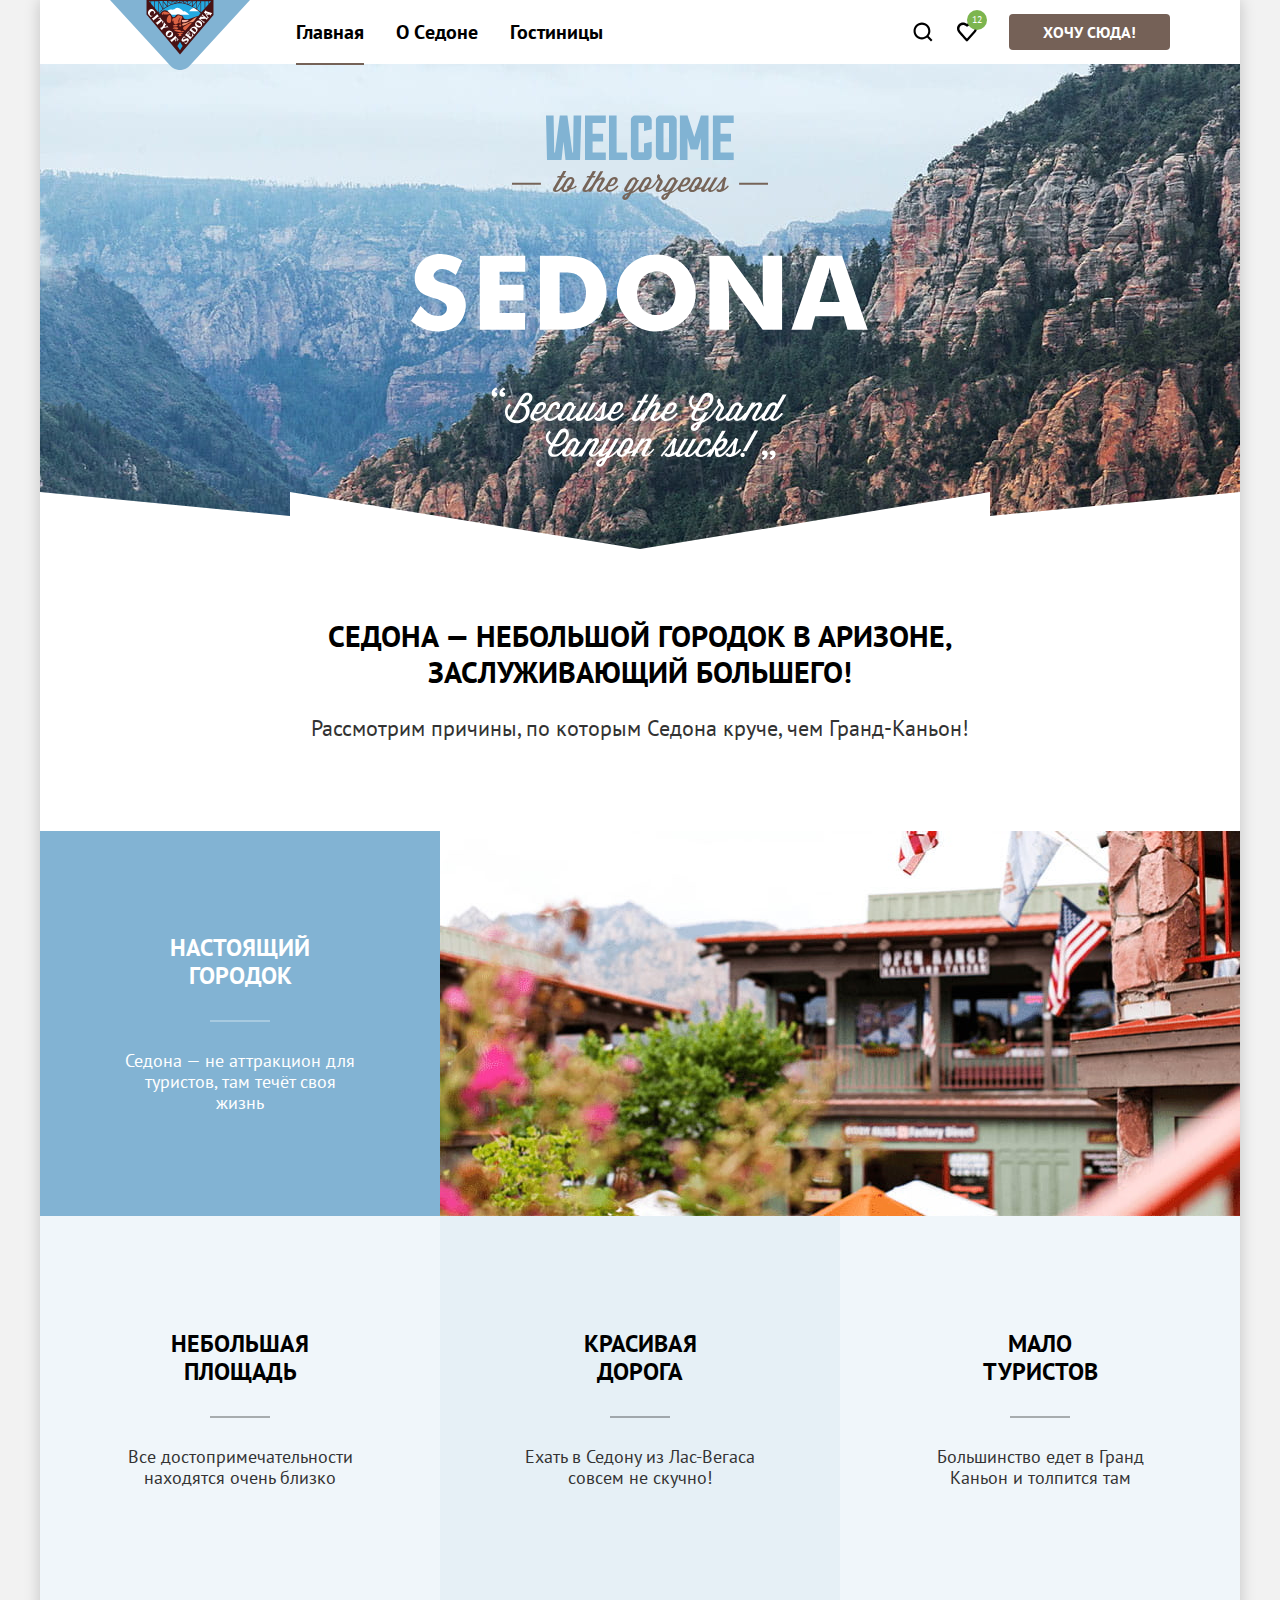
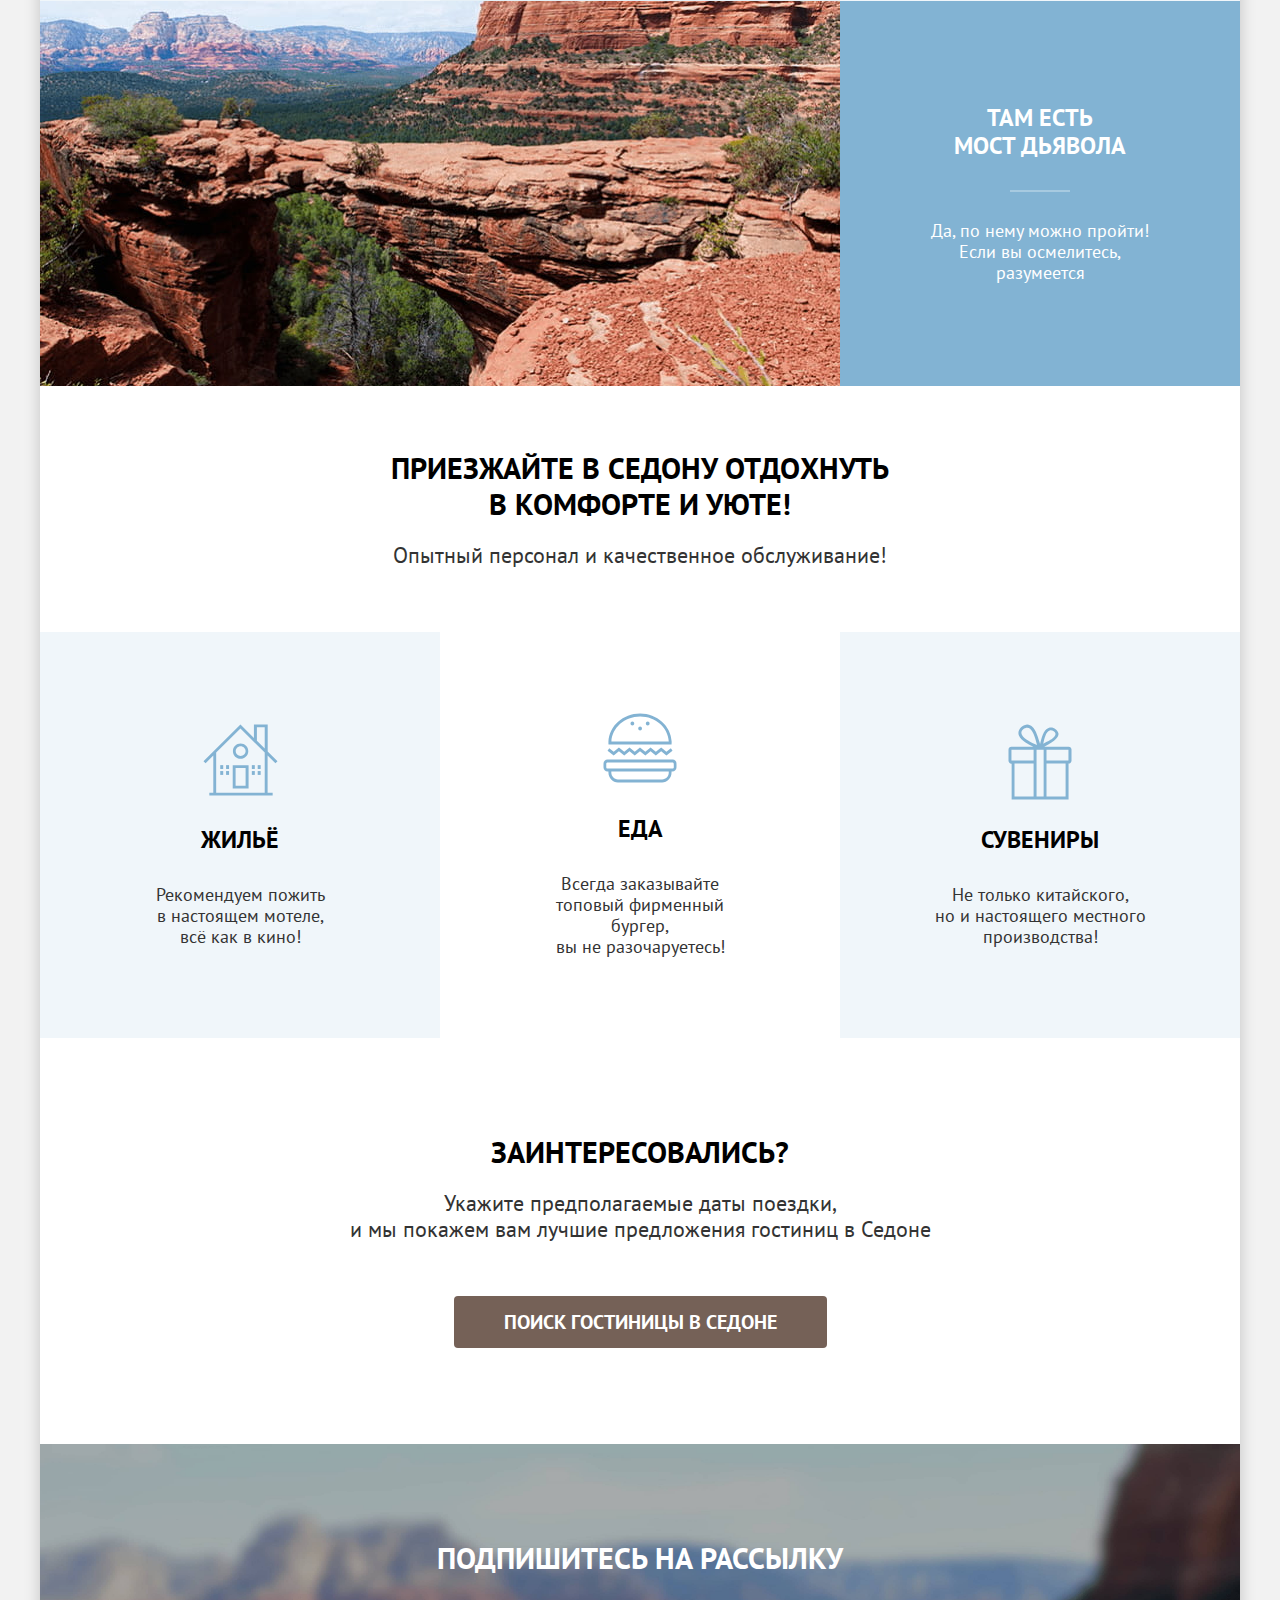
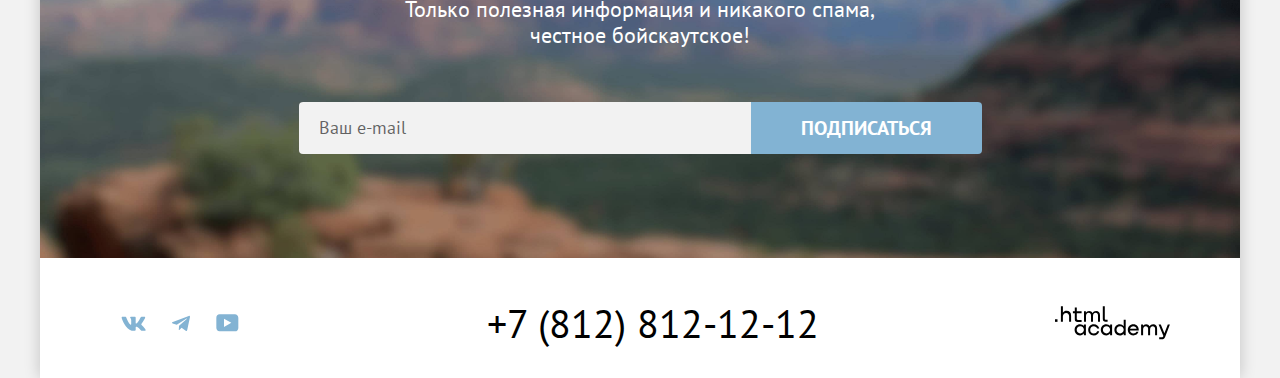
<file: index.html>
<!DOCTYPE html>
<html lang="ru">

  <head>
    <meta charset="utf-8">
    <title>HTML Academy: Седона</title>
    <link rel="stylesheet" href="styles/styles.css">
    <link rel="icon" href="favicon.ico">
    <link rel="icon" type="image/png" href="images/favicon.png">
  </head>

  <body>
    <div class="page-container">
      <!-- Header -->
      <header class="page-header" data-test="header">
        <div class="container container-flex">
          <a class="logo">
            <img class="logo-img" src="images/logo.svg" width="140" height="70" alt="Логотип города Седона."
              aria-current="page">
          </a>
          <nav class="nav">
            <ul class="nav-list">
              <li class="nav-item nav-active">
                <span class="nav-link">Главная</span>
              </li>
              <li class="nav-item">
                <a class="nav-link" href="#">О Cедоне</a>
              </li>
              <li class="nav-item">
                <a class="nav-link" href="catalog.html">Гостиницы</a>
              </li>
            </ul>
            <ul class="nav-user-list">
              <li class="nav-user-item">
                <a class="nav-user-link nav-search" href="#">
                  <span class="visually-hidden">
                    Поиск.
                  </span>
                </a>
              </li>
              <li class="nav-user-item">
                <a class="nav-user-link nav-favorites" href="#">
                  <span class="visually-hidden">
                    В избранном.
                  </span>
                  <span class="in-favorites">12</span>
                </a>
              </li>
              <li class="nav-user-item">
                <button class="nav-btn btn btn-primary" type="button">Хочу сюда!</button>
              </li>
            </ul>
          </nav>
        </div>
      </header>
      <main class="page-main main-index" data-test="main">
        <!-- Section Hero -->
        <section class="hero" data-test="hero">
          <h1 class="visually-hidden">Городок Седона</h1>
          <img class="hero-img" src="images/hero-statement.svg" width="458" height="352"
            alt="Welcome to the gorgeous SEDONA «Because the Grand Canyon sucks!».">
        </section>
        <!-- Section Advantages -->
        <section class="advantages" data-test="advantages">
          <header class="advantages-header">
            <h2 class="visually-hidden">Преимущества.</h2>
            <p class="advantages-title h2-title">Седона — небольшой городок в Аризоне,<br> заслуживающий большего!</p>
            <p class="advantages-description h2-description">Рассмотрим причины, по которым Седона круче, чем
              Гранд-Каньон!</p>
          </header>
          <ul class="advantages-list">
            <li class="advantages-item item-with-img">
              <div class="advantages-card">
                <h3 class="advantages-card-title h3-title">Настоящий городок</h3>
                <p class="advantages-card-description">Седона — не аттракцион для туристов, там течёт своя жизнь</p>
              </div>
              <img class="advantages-img" src="images/advantages/advantage-1.jpg" width="800" height="385"
                alt="Красивые домики с открытыми террасами на фоне гор в городке Седона.">
            </li>
            <li class="advantages-item">
              <div class="advantages-card">
                <h3 class="advantages-card-title h3-title">Небольшая площадь</h3>
                <p class="advantages-card-description">Все достопримечательности находятся очень близко</p>
              </div>
            </li>
            <li class="advantages-item">
              <div class="advantages-card">
                <h3 class="advantages-card-title h3-title">Красивая дорога</h3>
                <p class="advantages-card-description">Ехать в Седону из Лас-Вегаса совсем не скучно!</p>
              </div>
            </li>
            <li class="advantages-item">
              <div class="advantages-card">
                <h3 class="advantages-card-title h3-title">Мало туристов</h3>
                <p class="advantages-card-description">Большинство едет в Гранд Каньон и толпится там</p>
              </div>
            </li>
            <li class="advantages-item item-with-img item-reverse">
              <div class="advantages-card">
                <h3 class="advantages-card-title h3-title">Там есть<br> мост дьявола</h3>
                <p class="advantages-card-description">Да, по нему можно пройти! Если вы осмелитесь, разумеется</p>
              </div>
              <img class="advantages-img" src="images/advantages/advantage-2.jpg" width="800" height="385"
                alt="Мост дьявола в каньоне около городка Седона.">
            </li>
          </ul>
        </section>
        <!-- Section Services -->
        <section class="services">
          <header class="services-header">
            <h2 class="services-title h2-title">
              Приезжайте в Седону отдохнуть<br>
              в комфорте и уюте!
            </h2>
            <p class="services-description h2-description">
              Опытный персонал и качественное обслуживание!
            </p>
          </header>
          <ul class="services-list">
            <li class="services-item">
              <div class="services-card services-card-accommodation">
                <h3 class="services-card-title h3-title">Жильё</h3>
                <p class="services-card-description">
                  Рекомендуем пожить<br>
                  в настоящем мотеле,<br>
                  всё как в кино!</p>
              </div>
            </li>
            <li class="services-item">
              <div class="services-card services-card-food">
                <h3 class="services-card-title h3-title">Еда</h3>
                <p class="services-card-description">
                  Всегда заказывайте<br>
                  топовый фирменный бургер,<br>
                  вы не разочаруетесь!
                </p>
              </div>
            </li>
            <li class="services-item">
              <div class="services-card services-card-present">
                <h3 class="services-card-title h3-title">Сувениры</h3>
                <p class="services-card-description">
                  Не только китайского,<br>
                  но и настоящего местного<br>
                  производства!
                </p>
              </div>
            </li>
          </ul>
        </section>
        <!-- Section Search Hotels -->
        <section class="search" data-test="search">
          <h2 class="visually-hidden">Поиск гостиницы в Седоне.</h2>
          <p class="search-title h2-title">
            Заинтересовались?
          </p>
          <p class="search-description h2-description">
            Укажите предполагаемые даты поездки,<br>
            и мы покажем вам лучшие предложения гостиниц в Седоне
          </p>
          <button class="search-btn btn btn-primary btn-large" type="button">
            Поиск гостиницы в Cедоне
          </button>
        </section>
        <!-- Section Subscribe -->
        <section class="subscribe subscribe-index" data-test="subscribe">
          <h2 class="subscribe-title h2-title">
            Подпишитесь на рассылку
          </h2>
          <p class="subscribe-description h2-description">
            Только полезная информация и никакого спама,<br> честное бойскаутское!
          </p>
          <form class="subscribe-form" action="https://echo.htmlacademy.ru/" method="post">
            <label class="visually-hidden" for="subscribe-email">Укажите ваш e-mail</label>
            <input class="subscribe-input field" type="email" id="subscribe-email" name="subscribe-email"
              placeholder="Ваш e-mail" required>
            <button class="subscribe-btn btn btn-secondary btn-large" type="submit">Подписаться</button>
          </form>
        </section>
      </main>
      <!-- Footer -->
      <footer class="page-footer" data-test="footer">
        <div class="container container-flex">
          <ul class="social-list">
            <li class="social-item social-vk">
              <a class="social-link" href="https://vk.com/htmlacademy">
                <svg class="social-icon" width="25" height="15" viewBox="0 0 25 15" fill="none"
                  xmlns="http://www.w3.org/2000/svg">
                  <path fill-rule="evenodd" clip-rule="evenodd"
                    d="M24.1164 1.80445C24.2824 1.25845 24.1164 0.856445 23.3214 0.856445H20.6964C20.0284 0.856445 19.7204 1.20345 19.5534 1.58645C19.5534 1.58645 18.2184 4.78245 16.3274 6.85845C15.7154 7.46045 15.4374 7.65145 15.1034 7.65145C14.9364 7.65145 14.6854 7.46045 14.6854 6.91345V1.80445C14.6854 1.14845 14.5014 0.856445 13.9454 0.856445H9.81738C9.40038 0.856445 9.14938 1.16045 9.14938 1.44945C9.14938 2.07045 10.0954 2.21445 10.1924 3.96245V7.76045C10.1924 8.59345 10.0394 8.74444 9.70538 8.74444C8.81538 8.74444 6.65038 5.53345 5.36538 1.85945C5.11638 1.14445 4.86438 0.856445 4.19338 0.856445H1.56638C0.816382 0.856445 0.666382 1.20345 0.666382 1.58645C0.666382 2.26845 1.55638 5.65645 4.81138 10.1374C6.98138 13.1974 10.0364 14.8564 12.8194 14.8564C14.4884 14.8564 14.6944 14.4884 14.6944 13.8534V11.5404C14.6944 10.8034 14.8524 10.6564 15.3814 10.6564C15.7714 10.6564 16.4384 10.8484 17.9964 12.3234C19.7764 14.0724 20.0694 14.8564 21.0714 14.8564H23.6964C24.4464 14.8564 24.8224 14.4884 24.6064 13.7604C24.3684 13.0364 23.5184 11.9854 22.3914 10.7384C21.7794 10.0284 20.8614 9.26345 20.5824 8.88045C20.1934 8.38945 20.3044 8.17044 20.5824 7.73345C20.5824 7.73345 23.7824 3.30745 24.1154 1.80445H24.1164Z" />
                </svg>
                <span class="visually-hidden">Vkontakte.</span>
              </a>
            </li>
            <li class="social-item social-telegram">
              <a class="social-link" href="https://t.me/htmlacademy">
                <svg class="social-icon" width="18" height="16" viewBox="0 0 18 16" fill="none"
                  xmlns="http://www.w3.org/2000/svg">
                  <path
                    d="M16.785 0.955705L0.840489 7.1042C-0.247661 7.54126 -0.241365 8.14828 0.640845 8.41897L4.73445 9.69597L14.2058 3.72014C14.6537 3.44766 15.0629 3.59424 14.7265 3.89281L7.05283 10.8183H7.05103L7.05283 10.8192L6.77045 15.0387C7.18413 15.0387 7.36669 14.8489 7.59871 14.625L9.58705 12.6915L13.7229 15.7464C14.4855 16.1664 15.0332 15.9506 15.2229 15.0405L17.9379 2.2453C18.2158 1.13107 17.5126 0.626562 16.785 0.955705Z" />
                </svg>
                <span class="visually-hidden">Telegram.</span>
              </a>
            </li>
            <li class="social-item social-youtube">
              <a class="social-link" href="https://www.youtube.com/user/htmlacademyru">
                <svg class="social-icon" width="23" height="18" viewBox="0 0 23 18" fill="none"
                  xmlns="http://www.w3.org/2000/svg">
                  <path
                    d="M18.9402 0.356445H3.50738C1.64668 0.356445 0.333252 1.9502 0.333252 3.75645V13.8502C0.333252 15.7627 1.64668 17.3564 3.50738 17.3564H19.1591C20.8009 17.3564 22.3333 15.7627 22.3333 13.9564V3.75645C22.1143 1.9502 20.8009 0.356445 18.9402 0.356445ZM7.99494 12.8939V4.81894L15.3283 8.85645L7.99494 12.8939Z" />
                </svg>
                <span class="visually-hidden">Youtube.</span>
              </a>
            </li>
          </ul>
          <address class="phone">
            <a class="phone-number" href="tel:+78128121212">+7 (812) 812-12-12</a>
          </address>
          <a class="author-logo" href="https://htmlacademy.ru/">
            <svg class="author-logo-img" width="115" height="34" viewBox="0 0 115 34" fill="none"
              xmlns="http://www.w3.org/2000/svg">
              <path d="M0 13.2564V15.8564H2.5V13.2564H0Z" />
              <path
                d="M11.6 4.85645C10 4.85645 8.8 5.55645 8 6.55645H7.9V0.356445H5.9V15.8564H7.9V10.5564C7.9 8.45645 9.2 6.95645 11.2 6.95645C13 6.95645 14.1 8.35645 14.1 10.1564V15.8564H16.1V9.75644C16.2 6.75644 14.3 4.85645 11.6 4.85645Z" />
              <path
                d="M26.6 5.15645H21.8V1.45645H19.8V5.25645H17.9V7.25645H19.8V13.2564C19.8 14.9564 20.8 15.9564 22.5 15.9564H26.6V13.9564H22.9C22.2 13.9564 21.8 13.5564 21.8 12.8564V7.15645H26.6V5.15645Z" />
              <path
                d="M41.1 4.95645C39.5 4.95645 38.2 5.75644 37.6 7.05645H37.5C36.9 5.85645 35.7 4.95645 34.1 4.95645C32.7 4.95645 31.6 5.75645 31 6.75645H30.9V5.15645H29V15.7564H31V10.3564C31 8.35645 32 6.85645 33.6 6.85645C35.1 6.85645 36 7.85645 36 9.45645V15.7564H38V10.1564C38 7.75645 39.4 6.85645 40.6 6.85645C42.1 6.85645 43 7.85645 43 9.45645V15.7564H45V9.25644C45.1 6.75644 43.6 4.95645 41.1 4.95645Z" />
              <path
                d="M47.8 13.0564C47.8 14.7564 48.8 15.7564 50.6 15.7564H52.6V13.7564H50.9C50.2 13.7564 49.8 13.3564 49.8 12.6564V0.356445H47.8V13.0564Z" />
              <path
                d="M28.9 20.0564C28 18.9564 26.7 18.2564 25 18.2564C21.9 18.2564 19.6 20.5564 19.6 23.8564C19.6 27.1564 21.9 29.4564 25 29.4564C26.8 29.4564 28 28.6564 28.8 27.5564H28.9V29.1564H30.9V18.5564H28.9V20.0564ZM25.3 27.4564C23.1 27.4564 21.7 25.8564 21.7 23.8564C21.7 21.8564 23.1 20.2564 25.3 20.2564C27.5 20.2564 28.9 21.8564 28.9 23.8564C28.9 25.7564 27.5 27.4564 25.3 27.4564Z" />
              <path
                d="M44.2 22.3564C43.7 19.9564 41.6 18.2564 38.8 18.2564C35.4 18.2564 33.2 20.7564 33.2 23.8564C33.2 26.9564 35.4 29.4564 38.8 29.4564C41.6 29.4564 43.7 27.6564 44.2 25.2564H42.1C41.7 26.5564 40.4 27.5564 38.8 27.5564C36.6 27.5564 35.2 25.9564 35.2 23.9564C35.2 21.9564 36.6 20.3564 38.8 20.3564C40.4 20.3564 41.6 21.3564 42.1 22.5564H44.2V22.3564Z" />
              <path
                d="M55.1 20.0564C54.2 18.9564 52.9 18.2564 51.2 18.2564C48.1 18.2564 45.8 20.5564 45.8 23.8564C45.8 27.1564 48.1 29.4564 51.2 29.4564C53 29.4564 54.2 28.6564 55 27.5564H55.1V29.1564H57.1V18.5564H55.1V20.0564ZM51.5 27.4564C49.3 27.4564 47.9 25.8564 47.9 23.8564C47.9 21.8564 49.3 20.2564 51.5 20.2564C53.7 20.2564 55.1 21.8564 55.1 23.8564C55.1 25.7564 53.6 27.4564 51.5 27.4564Z" />
              <path
                d="M68.7 20.1564C67.8 19.0564 66.5 18.2564 64.8 18.2564C61.7 18.2564 59.4 20.5564 59.4 23.8564C59.4 27.1564 61.6 29.4564 64.8 29.4564C66.5 29.4564 67.8 28.6564 68.6 27.6564H68.7V29.1564H70.7V13.7564H68.7V20.1564ZM65.1 27.4564C62.9 27.4564 61.5 25.8564 61.5 23.8564C61.5 21.8564 62.9 20.2564 65.1 20.2564C67.3 20.2564 68.7 21.8564 68.7 23.8564C68.6 25.8564 67.2 27.4564 65.1 27.4564Z" />
              <path
                d="M78.3 18.2564C75 18.2564 72.8 20.7564 72.8 23.8564C72.8 26.8564 74.9 29.4564 78.3 29.4564C80.8 29.4564 82.8 28.1564 83.5 25.8564H81.4C80.9 26.8564 79.8 27.4564 78.4 27.4564C76.5 27.4564 75.1 26.1564 75 24.5564H83.8C84 20.9564 81.8 18.2564 78.3 18.2564ZM78.3 20.1564C80 20.1564 81.3 21.1564 81.6 22.7564H75.1C75.4 21.2564 76.6 20.1564 78.3 20.1564Z" />
              <path
                d="M98.2 18.2564C96.6 18.2564 95.3 19.0564 94.6 20.2564H94.5C93.9 19.0564 92.7 18.2564 91.1 18.2564C89.7 18.2564 88.6 18.9564 88 20.0564V18.5564H86.1V29.1564H88.1V23.7564C88.1 21.7564 89.1 20.3564 90.7 20.2564C92.2 20.2564 93.1 21.2564 93.1 22.8564V29.1564H95.1V23.5564C95.1 21.1564 96.5 20.2564 97.7 20.2564C99.2 20.2564 100.1 21.2564 100.1 22.8564V29.1564H102.1V22.6564C102.2 20.0564 100.7 18.2564 98.2 18.2564Z" />
              <path
                d="M109.4 27.3564L105.8 18.4564H103.6L108.4 30.0564C108.1 30.9564 107.7 31.2564 106.7 31.2564H104.2V33.2564H106.7C108.5 33.2564 109.5 32.4564 110.2 30.6564L114.9 18.4564H112.8L109.4 27.3564Z" />
            </svg>
            <span class="visually-hidden">Логотип HTML Academy.</span>
          </a>
        </div>
      </footer>
    </div>
  </body>
</html>
</file>
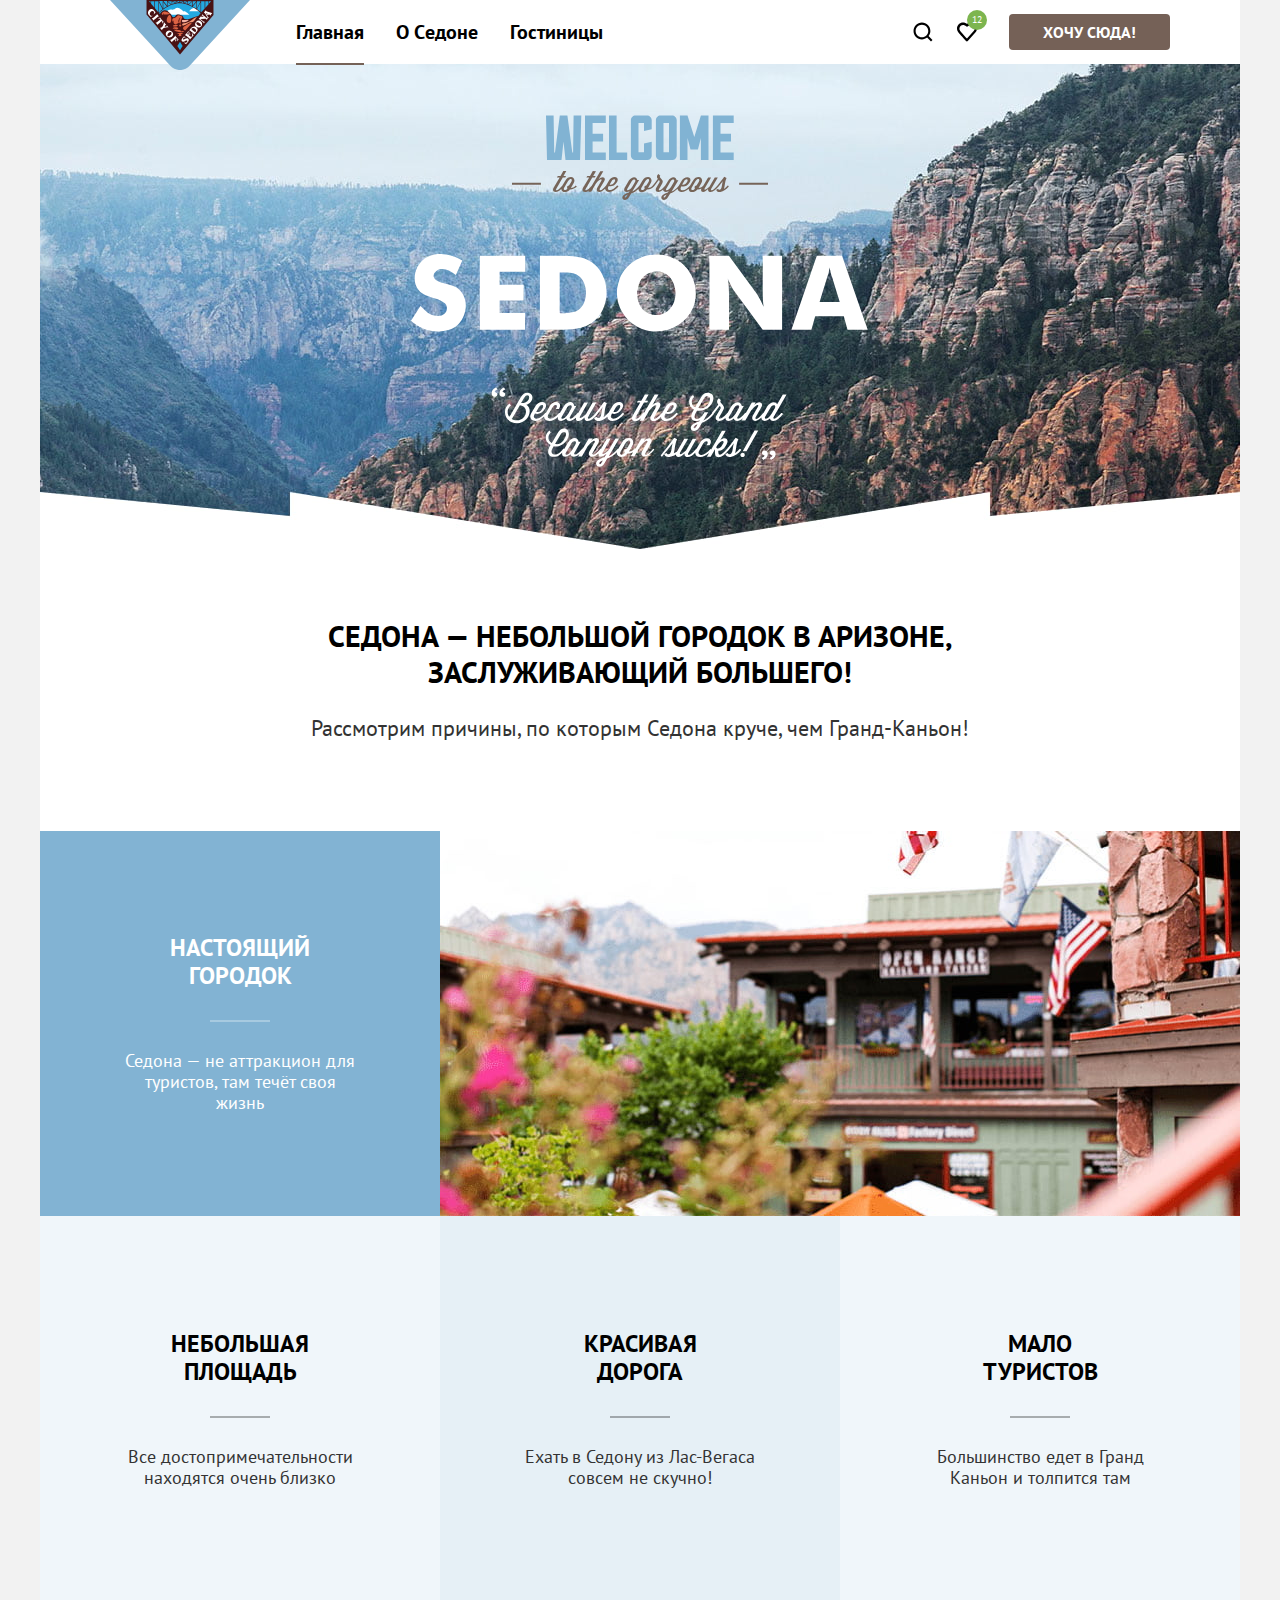
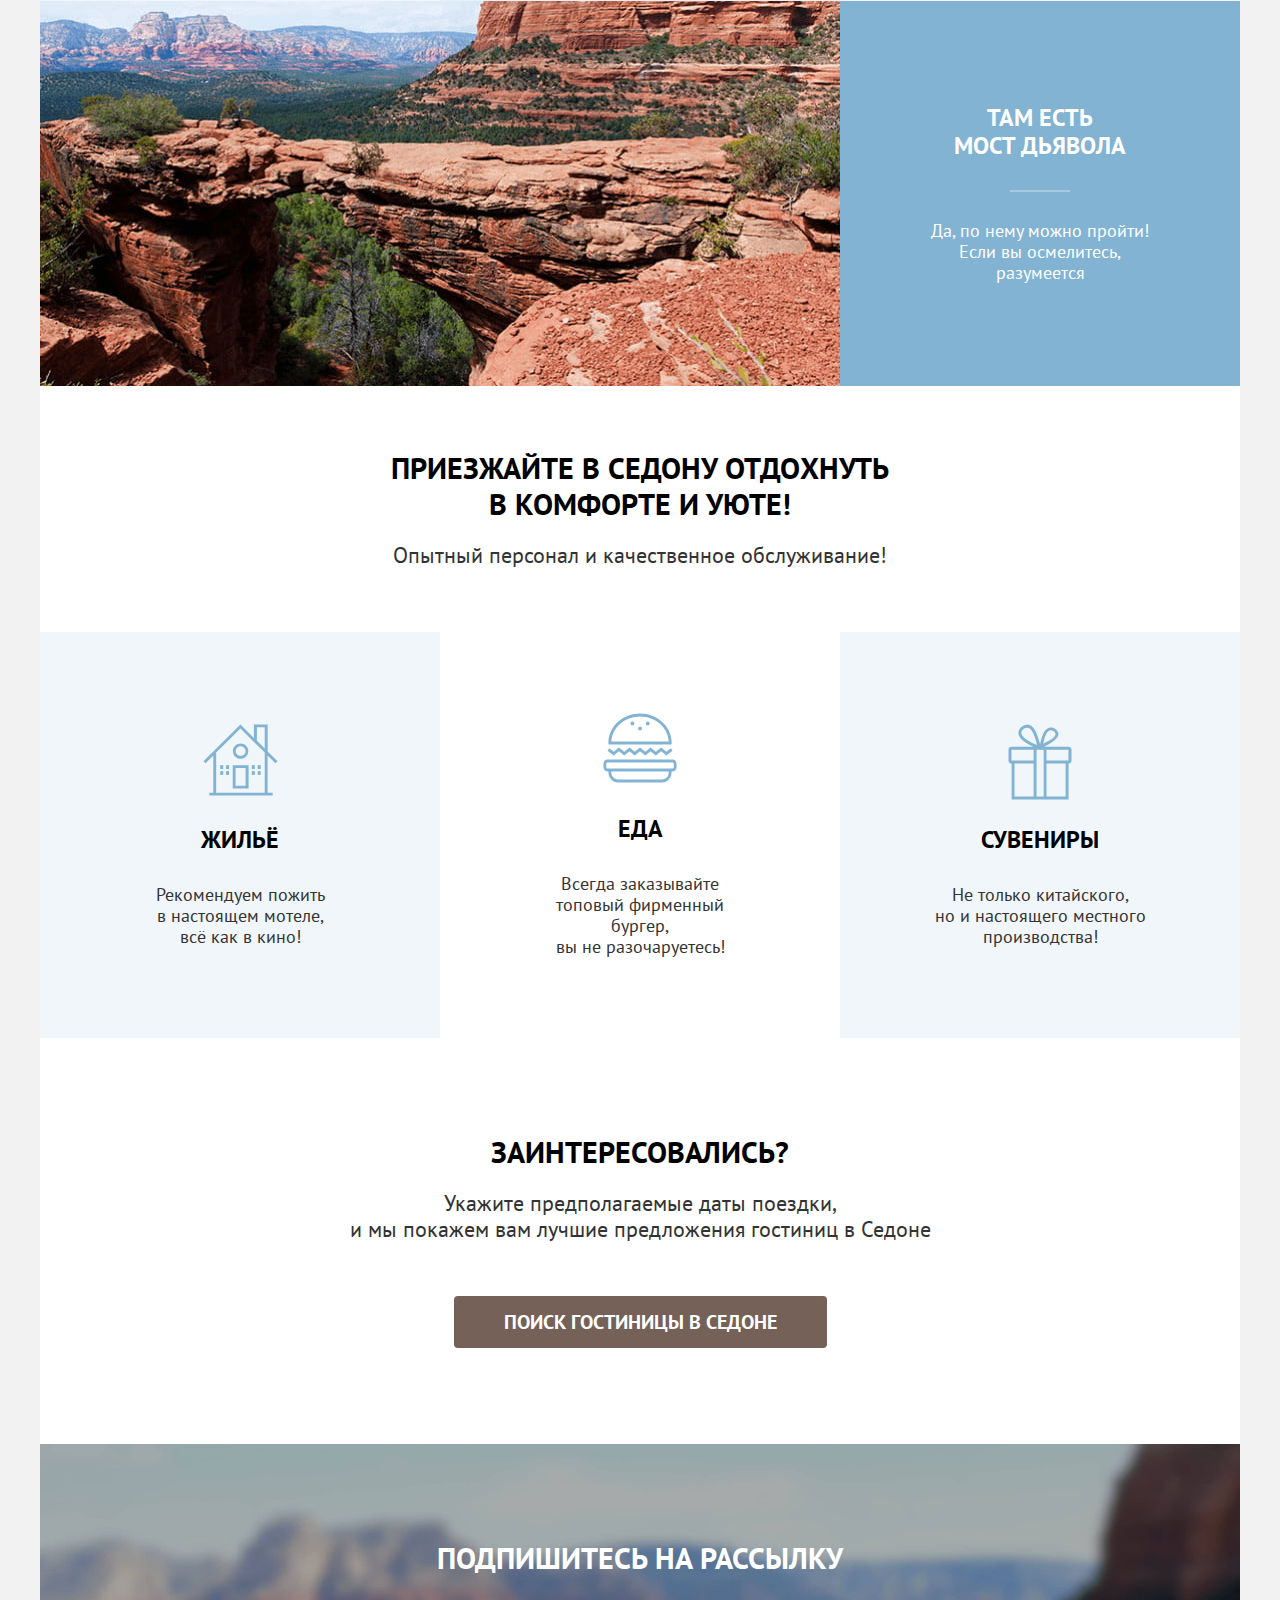
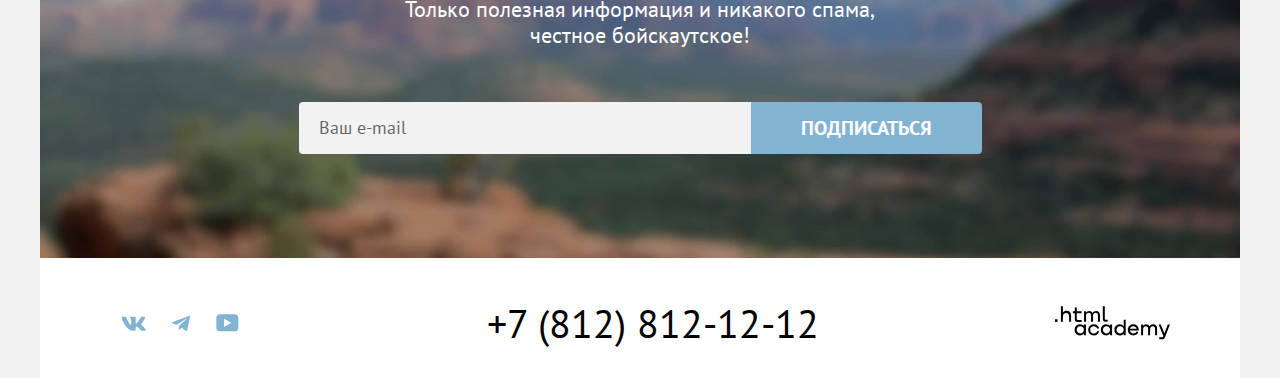
<file: 1/index.html>
<!DOCTYPE html>
<html lang="ru">

  <head>
    <meta charset="utf-8">
    <title>HTML Academy: Седона</title>
    <link rel="stylesheet" href="styles/styles.css">
    <link rel="icon" href="favicon.ico">
    <link rel="icon" type="image/png" href="images/favicon.png">
    <base href="https://htmlacademy-htmlcss.github.io/2088903-sedona-39/1/">
</head>

  <body>
    <div class="page-container">
      <!-- Header -->
      <header class="page-header" data-test="header">
        <div class="container container-flex">
          <a class="logo">
            <img class="logo-img" src="images/logo.svg" width="140" height="70" alt="Логотип города Седона."
              aria-current="page">
          </a>
          <nav class="nav">
            <ul class="nav-list">
              <li class="nav-item nav-active">
                <span class="nav-link">Главная</span>
              </li>
              <li class="nav-item">
                <a class="nav-link" href="#">О Cедоне</a>
              </li>
              <li class="nav-item">
                <a class="nav-link" href="catalog.html">Гостиницы</a>
              </li>
            </ul>
            <ul class="nav-user-list">
              <li class="nav-user-item">
                <a class="nav-user-link nav-search" href="#">
                  <span class="visually-hidden">
                    Поиск.
                  </span>
                </a>
              </li>
              <li class="nav-user-item">
                <a class="nav-user-link nav-favorites" href="#">
                  <span class="visually-hidden">
                    В избранном.
                  </span>
                  <span class="in-favorites">12</span>
                </a>
              </li>
              <li class="nav-user-item">
                <button class="nav-btn btn btn-primary" type="button">Хочу сюда!</button>
              </li>
            </ul>
          </nav>
        </div>
      </header>
      <main class="page-main main-index" data-test="main">
        <!-- Section Hero -->
        <section class="hero" data-test="hero">
          <h1 class="visually-hidden">Городок Седона</h1>
          <img class="hero-img" src="images/hero-statement.svg" width="458" height="352"
            alt="Welcome to the gorgeous SEDONA «Because the Grand Canyon sucks!».">
        </section>
        <!-- Section Advantages -->
        <section class="advantages" data-test="advantages">
          <header class="advantages-header">
            <h2 class="visually-hidden">Преимущества.</h2>
            <p class="advantages-title h2-title">Седона — небольшой городок в Аризоне,<br> заслуживающий большего!</p>
            <p class="advantages-description h2-description">Рассмотрим причины, по которым Седона круче, чем
              Гранд-Каньон!</p>
          </header>
          <ul class="advantages-list">
            <li class="advantages-item item-with-img">
              <div class="advantages-card">
                <h3 class="advantages-card-title h3-title">Настоящий городок</h3>
                <p class="advantages-card-description">Седона — не аттракцион для туристов, там течёт своя жизнь</p>
              </div>
              <img class="advantages-img" src="images/advantages/advantage-1.jpg" width="800" height="385"
                alt="Красивые домики с открытыми террасами на фоне гор в городке Седона.">
            </li>
            <li class="advantages-item">
              <div class="advantages-card">
                <h3 class="advantages-card-title h3-title">Небольшая площадь</h3>
                <p class="advantages-card-description">Все достопримечательности находятся очень близко</p>
              </div>
            </li>
            <li class="advantages-item">
              <div class="advantages-card">
                <h3 class="advantages-card-title h3-title">Красивая дорога</h3>
                <p class="advantages-card-description">Ехать в Седону из Лас-Вегаса совсем не скучно!</p>
              </div>
            </li>
            <li class="advantages-item">
              <div class="advantages-card">
                <h3 class="advantages-card-title h3-title">Мало туристов</h3>
                <p class="advantages-card-description">Большинство едет в Гранд Каньон и толпится там</p>
              </div>
            </li>
            <li class="advantages-item item-with-img item-reverse">
              <div class="advantages-card">
                <h3 class="advantages-card-title h3-title">Там есть<br> мост дьявола</h3>
                <p class="advantages-card-description">Да, по нему можно пройти! Если вы осмелитесь, разумеется</p>
              </div>
              <img class="advantages-img" src="images/advantages/advantage-2.jpg" width="800" height="385"
                alt="Мост дьявола в каньоне около городка Седона.">
            </li>
          </ul>
        </section>
        <!-- Section Services -->
        <section class="services">
          <header class="services-header">
            <h2 class="services-title h2-title">
              Приезжайте в Седону отдохнуть<br>
              в комфорте и уюте!
            </h2>
            <p class="services-description h2-description">
              Опытный персонал и качественное обслуживание!
            </p>
          </header>
          <ul class="services-list">
            <li class="services-item">
              <div class="services-card services-card-accommodation">
                <h3 class="services-card-title h3-title">Жильё</h3>
                <p class="services-card-description">
                  Рекомендуем пожить<br>
                  в настоящем мотеле,<br>
                  всё как в кино!</p>
              </div>
            </li>
            <li class="services-item">
              <div class="services-card services-card-food">
                <h3 class="services-card-title h3-title">Еда</h3>
                <p class="services-card-description">
                  Всегда заказывайте<br>
                  топовый фирменный бургер,<br>
                  вы не разочаруетесь!
                </p>
              </div>
            </li>
            <li class="services-item">
              <div class="services-card services-card-present">
                <h3 class="services-card-title h3-title">Сувениры</h3>
                <p class="services-card-description">
                  Не только китайского,<br>
                  но и настоящего местного<br>
                  производства!
                </p>
              </div>
            </li>
          </ul>
        </section>
        <!-- Section Search Hotels -->
        <section class="search" data-test="search">
          <h2 class="visually-hidden">Поиск гостиницы в Седоне.</h2>
          <p class="search-title h2-title">
            Заинтересовались?
          </p>
          <p class="search-description h2-description">
            Укажите предполагаемые даты поездки,<br>
            и мы покажем вам лучшие предложения гостиниц в Седоне
          </p>
          <button class="search-btn btn btn-primary btn-large" type="button">
            Поиск гостиницы в Cедоне
          </button>
        </section>
        <!-- Section Subscribe -->
        <section class="subscribe subscribe-index" data-test="subscribe">
          <h2 class="subscribe-title h2-title">
            Подпишитесь на рассылку
          </h2>
          <p class="subscribe-description h2-description">
            Только полезная информация и никакого спама,<br> честное бойскаутское!
          </p>
          <form class="subscribe-form" action="https://echo.htmlacademy.ru/" method="post">
            <label class="visually-hidden" for="subscribe-email">Укажите ваш e-mail</label>
            <input class="subscribe-input field" type="email" id="subscribe-email" name="subscribe-email"
              placeholder="Ваш e-mail" required>
            <button class="subscribe-btn btn btn-secondary btn-large" type="submit">Подписаться</button>
          </form>
        </section>
      </main>
      <!-- Footer -->
      <footer class="page-footer" data-test="footer">
        <div class="container container-flex">
          <ul class="social-list">
            <li class="social-item social-vk">
              <a class="social-link" href="https://vk.com/htmlacademy">
                <svg class="social-icon" width="25" height="15" viewBox="0 0 25 15" fill="none"
                  xmlns="http://www.w3.org/2000/svg">
                  <path fill-rule="evenodd" clip-rule="evenodd"
                    d="M24.1164 1.80445C24.2824 1.25845 24.1164 0.856445 23.3214 0.856445H20.6964C20.0284 0.856445 19.7204 1.20345 19.5534 1.58645C19.5534 1.58645 18.2184 4.78245 16.3274 6.85845C15.7154 7.46045 15.4374 7.65145 15.1034 7.65145C14.9364 7.65145 14.6854 7.46045 14.6854 6.91345V1.80445C14.6854 1.14845 14.5014 0.856445 13.9454 0.856445H9.81738C9.40038 0.856445 9.14938 1.16045 9.14938 1.44945C9.14938 2.07045 10.0954 2.21445 10.1924 3.96245V7.76045C10.1924 8.59345 10.0394 8.74444 9.70538 8.74444C8.81538 8.74444 6.65038 5.53345 5.36538 1.85945C5.11638 1.14445 4.86438 0.856445 4.19338 0.856445H1.56638C0.816382 0.856445 0.666382 1.20345 0.666382 1.58645C0.666382 2.26845 1.55638 5.65645 4.81138 10.1374C6.98138 13.1974 10.0364 14.8564 12.8194 14.8564C14.4884 14.8564 14.6944 14.4884 14.6944 13.8534V11.5404C14.6944 10.8034 14.8524 10.6564 15.3814 10.6564C15.7714 10.6564 16.4384 10.8484 17.9964 12.3234C19.7764 14.0724 20.0694 14.8564 21.0714 14.8564H23.6964C24.4464 14.8564 24.8224 14.4884 24.6064 13.7604C24.3684 13.0364 23.5184 11.9854 22.3914 10.7384C21.7794 10.0284 20.8614 9.26345 20.5824 8.88045C20.1934 8.38945 20.3044 8.17044 20.5824 7.73345C20.5824 7.73345 23.7824 3.30745 24.1154 1.80445H24.1164Z" />
                </svg>
                <span class="visually-hidden">Vkontakte.</span>
              </a>
            </li>
            <li class="social-item social-telegram">
              <a class="social-link" href="https://t.me/htmlacademy">
                <svg class="social-icon" width="18" height="16" viewBox="0 0 18 16" fill="none"
                  xmlns="http://www.w3.org/2000/svg">
                  <path
                    d="M16.785 0.955705L0.840489 7.1042C-0.247661 7.54126 -0.241365 8.14828 0.640845 8.41897L4.73445 9.69597L14.2058 3.72014C14.6537 3.44766 15.0629 3.59424 14.7265 3.89281L7.05283 10.8183H7.05103L7.05283 10.8192L6.77045 15.0387C7.18413 15.0387 7.36669 14.8489 7.59871 14.625L9.58705 12.6915L13.7229 15.7464C14.4855 16.1664 15.0332 15.9506 15.2229 15.0405L17.9379 2.2453C18.2158 1.13107 17.5126 0.626562 16.785 0.955705Z" />
                </svg>
                <span class="visually-hidden">Telegram.</span>
              </a>
            </li>
            <li class="social-item social-youtube">
              <a class="social-link" href="https://www.youtube.com/user/htmlacademyru">
                <svg class="social-icon" width="23" height="18" viewBox="0 0 23 18" fill="none"
                  xmlns="http://www.w3.org/2000/svg">
                  <path
                    d="M18.9402 0.356445H3.50738C1.64668 0.356445 0.333252 1.9502 0.333252 3.75645V13.8502C0.333252 15.7627 1.64668 17.3564 3.50738 17.3564H19.1591C20.8009 17.3564 22.3333 15.7627 22.3333 13.9564V3.75645C22.1143 1.9502 20.8009 0.356445 18.9402 0.356445ZM7.99494 12.8939V4.81894L15.3283 8.85645L7.99494 12.8939Z" />
                </svg>
                <span class="visually-hidden">Youtube.</span>
              </a>
            </li>
          </ul>
          <address class="phone">
            <a class="phone-number" href="tel:+78128121212">+7 (812) 812-12-12</a>
          </address>
          <a class="author-logo" href="https://htmlacademy.ru/">
            <svg class="author-logo-img" width="115" height="34" viewBox="0 0 115 34" fill="none"
              xmlns="http://www.w3.org/2000/svg">
              <path d="M0 13.2564V15.8564H2.5V13.2564H0Z" />
              <path
                d="M11.6 4.85645C10 4.85645 8.8 5.55645 8 6.55645H7.9V0.356445H5.9V15.8564H7.9V10.5564C7.9 8.45645 9.2 6.95645 11.2 6.95645C13 6.95645 14.1 8.35645 14.1 10.1564V15.8564H16.1V9.75644C16.2 6.75644 14.3 4.85645 11.6 4.85645Z" />
              <path
                d="M26.6 5.15645H21.8V1.45645H19.8V5.25645H17.9V7.25645H19.8V13.2564C19.8 14.9564 20.8 15.9564 22.5 15.9564H26.6V13.9564H22.9C22.2 13.9564 21.8 13.5564 21.8 12.8564V7.15645H26.6V5.15645Z" />
              <path
                d="M41.1 4.95645C39.5 4.95645 38.2 5.75644 37.6 7.05645H37.5C36.9 5.85645 35.7 4.95645 34.1 4.95645C32.7 4.95645 31.6 5.75645 31 6.75645H30.9V5.15645H29V15.7564H31V10.3564C31 8.35645 32 6.85645 33.6 6.85645C35.1 6.85645 36 7.85645 36 9.45645V15.7564H38V10.1564C38 7.75645 39.4 6.85645 40.6 6.85645C42.1 6.85645 43 7.85645 43 9.45645V15.7564H45V9.25644C45.1 6.75644 43.6 4.95645 41.1 4.95645Z" />
              <path
                d="M47.8 13.0564C47.8 14.7564 48.8 15.7564 50.6 15.7564H52.6V13.7564H50.9C50.2 13.7564 49.8 13.3564 49.8 12.6564V0.356445H47.8V13.0564Z" />
              <path
                d="M28.9 20.0564C28 18.9564 26.7 18.2564 25 18.2564C21.9 18.2564 19.6 20.5564 19.6 23.8564C19.6 27.1564 21.9 29.4564 25 29.4564C26.8 29.4564 28 28.6564 28.8 27.5564H28.9V29.1564H30.9V18.5564H28.9V20.0564ZM25.3 27.4564C23.1 27.4564 21.7 25.8564 21.7 23.8564C21.7 21.8564 23.1 20.2564 25.3 20.2564C27.5 20.2564 28.9 21.8564 28.9 23.8564C28.9 25.7564 27.5 27.4564 25.3 27.4564Z" />
              <path
                d="M44.2 22.3564C43.7 19.9564 41.6 18.2564 38.8 18.2564C35.4 18.2564 33.2 20.7564 33.2 23.8564C33.2 26.9564 35.4 29.4564 38.8 29.4564C41.6 29.4564 43.7 27.6564 44.2 25.2564H42.1C41.7 26.5564 40.4 27.5564 38.8 27.5564C36.6 27.5564 35.2 25.9564 35.2 23.9564C35.2 21.9564 36.6 20.3564 38.8 20.3564C40.4 20.3564 41.6 21.3564 42.1 22.5564H44.2V22.3564Z" />
              <path
                d="M55.1 20.0564C54.2 18.9564 52.9 18.2564 51.2 18.2564C48.1 18.2564 45.8 20.5564 45.8 23.8564C45.8 27.1564 48.1 29.4564 51.2 29.4564C53 29.4564 54.2 28.6564 55 27.5564H55.1V29.1564H57.1V18.5564H55.1V20.0564ZM51.5 27.4564C49.3 27.4564 47.9 25.8564 47.9 23.8564C47.9 21.8564 49.3 20.2564 51.5 20.2564C53.7 20.2564 55.1 21.8564 55.1 23.8564C55.1 25.7564 53.6 27.4564 51.5 27.4564Z" />
              <path
                d="M68.7 20.1564C67.8 19.0564 66.5 18.2564 64.8 18.2564C61.7 18.2564 59.4 20.5564 59.4 23.8564C59.4 27.1564 61.6 29.4564 64.8 29.4564C66.5 29.4564 67.8 28.6564 68.6 27.6564H68.7V29.1564H70.7V13.7564H68.7V20.1564ZM65.1 27.4564C62.9 27.4564 61.5 25.8564 61.5 23.8564C61.5 21.8564 62.9 20.2564 65.1 20.2564C67.3 20.2564 68.7 21.8564 68.7 23.8564C68.6 25.8564 67.2 27.4564 65.1 27.4564Z" />
              <path
                d="M78.3 18.2564C75 18.2564 72.8 20.7564 72.8 23.8564C72.8 26.8564 74.9 29.4564 78.3 29.4564C80.8 29.4564 82.8 28.1564 83.5 25.8564H81.4C80.9 26.8564 79.8 27.4564 78.4 27.4564C76.5 27.4564 75.1 26.1564 75 24.5564H83.8C84 20.9564 81.8 18.2564 78.3 18.2564ZM78.3 20.1564C80 20.1564 81.3 21.1564 81.6 22.7564H75.1C75.4 21.2564 76.6 20.1564 78.3 20.1564Z" />
              <path
                d="M98.2 18.2564C96.6 18.2564 95.3 19.0564 94.6 20.2564H94.5C93.9 19.0564 92.7 18.2564 91.1 18.2564C89.7 18.2564 88.6 18.9564 88 20.0564V18.5564H86.1V29.1564H88.1V23.7564C88.1 21.7564 89.1 20.3564 90.7 20.2564C92.2 20.2564 93.1 21.2564 93.1 22.8564V29.1564H95.1V23.5564C95.1 21.1564 96.5 20.2564 97.7 20.2564C99.2 20.2564 100.1 21.2564 100.1 22.8564V29.1564H102.1V22.6564C102.2 20.0564 100.7 18.2564 98.2 18.2564Z" />
              <path
                d="M109.4 27.3564L105.8 18.4564H103.6L108.4 30.0564C108.1 30.9564 107.7 31.2564 106.7 31.2564H104.2V33.2564H106.7C108.5 33.2564 109.5 32.4564 110.2 30.6564L114.9 18.4564H112.8L109.4 27.3564Z" />
            </svg>
            <span class="visually-hidden">Логотип HTML Academy.</span>
          </a>
        </div>
      </footer>
    </div>
  </body>
</html>
</file>
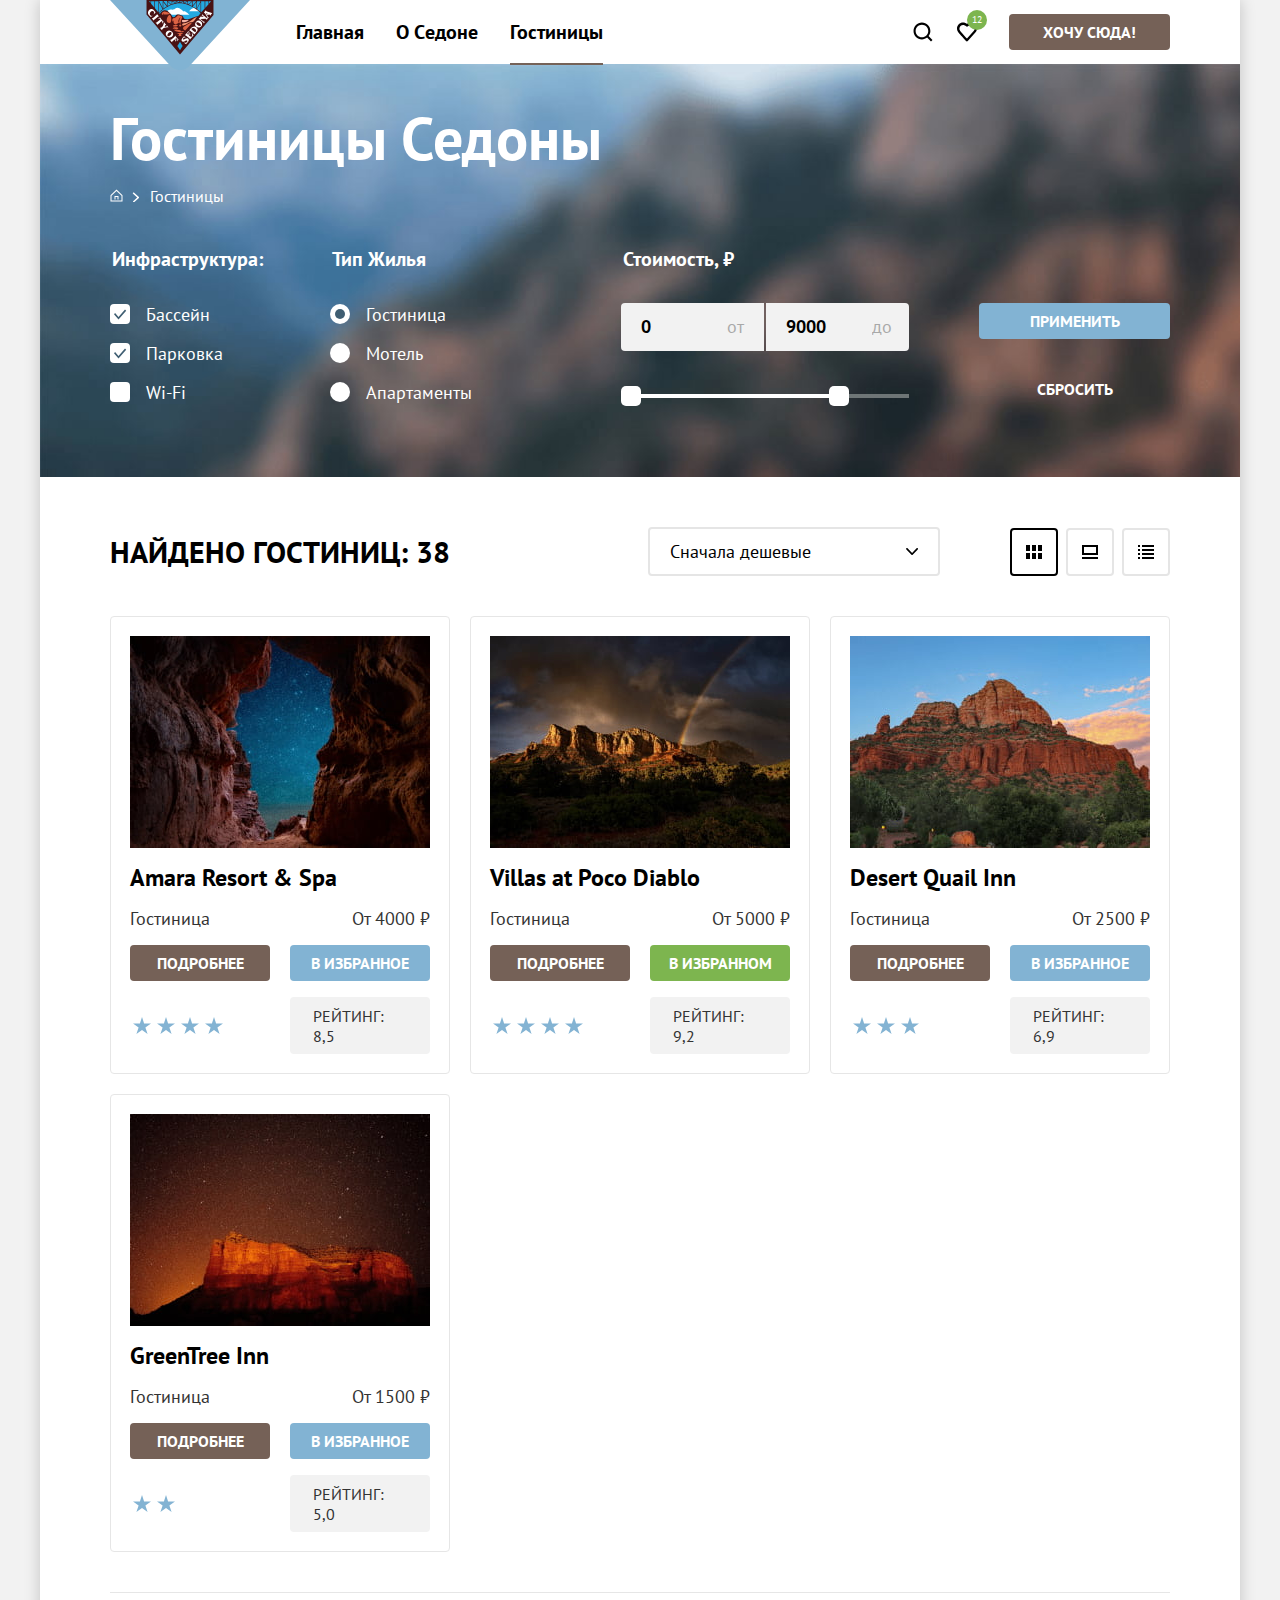
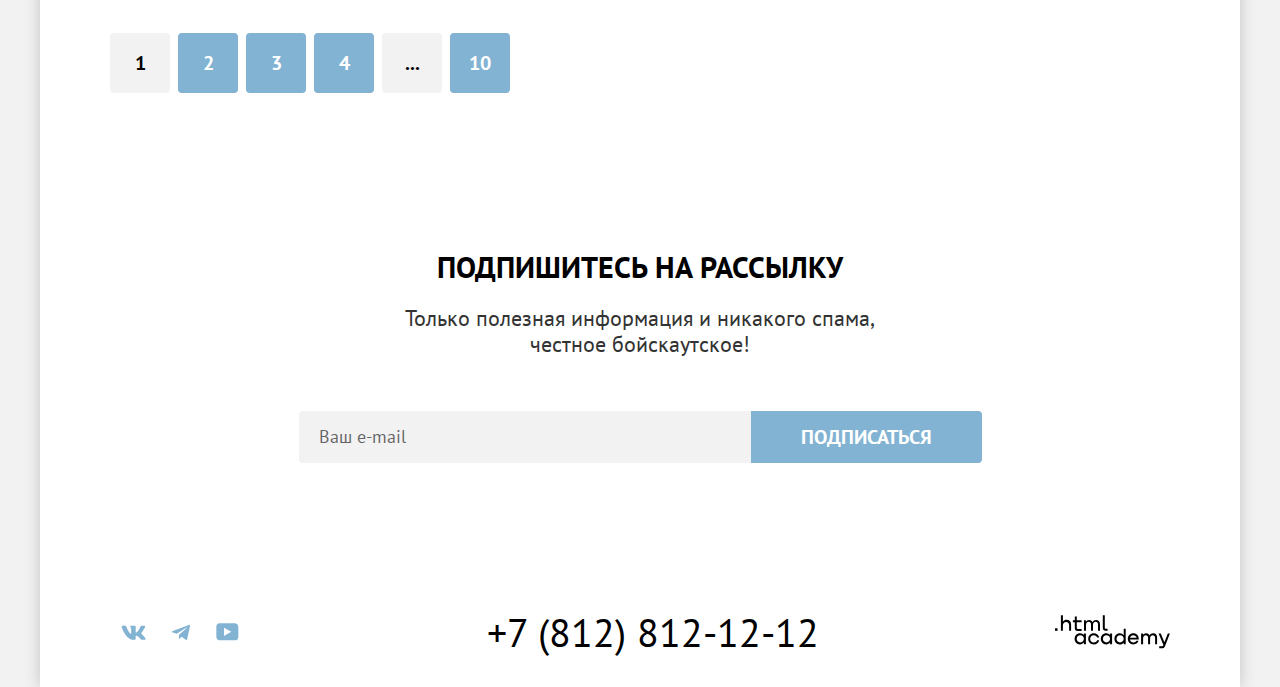
<file: catalog.html>
<!DOCTYPE html>
<html lang="ru">

  <head>
    <meta charset="utf-8">
    <title>Гостиницы Седоны - HTML Academy: Седона</title>
    <link rel="stylesheet" href="styles/styles.css">
    <link rel="icon" href="favicon.ico">
    <link rel="icon" type="image/png" href="images/favicon.png">
  </head>

  <body>
    <div class="page-container">
      <!-- Header -->
      <header class="page-header" data-test="header">
        <div class="container container-flex">
          <a class="logo" href="index.html">
            <img class="logo" src="images/logo.svg" width="140" height="70" alt="Логотип города Седона.">
          </a>
          <nav class="nav">
            <ul class="nav-list">
              <li class="nav-item">
                <a class="nav-link" href="index.html">Главная</a>
              </li>
              <li class="nav-item">
                <a class="nav-link" href="#">О Cедоне</a>
              </li>
              <li class="nav-item nav-active">
                <span class="nav-link">Гостиницы</span>
              </li>
            </ul>
            <ul class="nav-user-list">
              <li class="nav-user-item">
                <a class="nav-user-link nav-search" href="#">
                  <span class="visually-hidden">
                    Поиск.
                  </span>
                </a>
              </li>
              <li class="nav-user-item">
                <a class="nav-user-link nav-favorites" href="#">
                  <span class="visually-hidden">
                    В избранном.
                  </span>
                  <span class="in-favorites">12</span>
                </a>
              </li>
              <li class="nav-user-item">
                <button class="nav-btn btn btn-primary">Хочу сюда!</button>
              </li>
            </ul>
          </nav>
        </div>
      </header>
      <main class="page-main main-inner" data-test="main">
        <!-- Section Filter -->
        <section class="header-inner" data-test="filter">
          <div class="container">
            <h1 class="header-inner-title h1-title">Гостиницы Седоны</h1>
            <ul class="breadcrumbs">
              <li class="breadcrumbs-item">
                <a class="breadcrumbs-home" href="index.html">
                  <svg width="13" height="13" viewBox="0 0 13 13" fill="none" xmlns="http://www.w3.org/2000/svg">
                    <path
                      d="M6.5 0.5L0.5 6.30006V12.5001H12.5V6.30006L6.5 0.5ZM11.5 11.5001H1.5V6.70005L6.5 1.9L11.5 6.70005V11.5001Z" />
                    <path d="M4.5 10.5001H5.5V8.00005H7.5V10.5001H8.5V7.00005H4.5V10.5001Z" />
                  </svg>
                  <span class="visually-hidden">
                    Главная
                  </span>
                </a>
              </li>
              <li class="breadcrumbs-item">
                <span class="breadcrumbs-link">Гостиницы</span>
              </li>
            </ul>
            <form class="filter" action="https://echo.htmlacademy.ru/" method="get">
              <fieldset class="filter-group">
                <legend class="filter-title">Инфраструктура:</legend>
                <ul class="filter-list">
                  <li class="filter-item">
                    <label class="checkbox control">
                      <input class="checkbox-input visually-hidden" type="checkbox" name="pool" checked>
                      <span class="checkbox-label control-label">Бассейн</span>
                    </label>
                  </li>
                  <li class="filter-item">
                    <label class="checkbox control">
                      <input class="checkbox-input visually-hidden" type="checkbox" name="parking" checked>
                      <span class="checkbox-label control-label">Парковка</span>
                    </label>
                  </li>
                  <li class="filter-item">
                    <label class="checkbox control">
                      <input class="checkbox-input visually-hidden" type="checkbox" name="wi-fi">
                      <span class="checkbox-label control-label">Wi-Fi</span>
                    </label>
                  </li>
                </ul>
              </fieldset>

              <fieldset class="filter-group">
                <legend class="filter-title">Тип Жилья</legend>
                <ul class="filter-list">
                  <li class="filter-item">
                    <label class="radio control">
                      <input class="radio-input visually-hidden" type="radio" name="accommodation" value="hotel" checked>
                      <span class="radio-label control-label">Гостиница</span>
                    </label>
                  </li>
                  <li class="filter-item">
                    <label class="radio control">
                      <input class="radio-input visually-hidden" type="radio" name="accommodation" value="motel">
                      <span class="radio-label control-label">Мотель</span>
                    </label>
                  </li>
                  <li class="filter-item">
                    <label class="radio control">
                      <input class="radio-input visually-hidden" type="radio" name="accommodation" value="apartments">
                      <span class="radio-label control-label">Апартаменты</span>
                    </label>
                  </li>
                </ul>
              </fieldset>
              <fieldset class="filter-group">
                <legend class="filter-title">Стоимость, ₽</legend>
                <div class="range-wrapper-inputs">
                  <div class="container-relative">
                    <label class="catalog-filter-label" for="range-min">от</label>
                    <input class="range-input range-min field" id="range-min" type="number" value="0" name="min-price">
                  </div>
                  <div class="container-relative">
                    <label class="catalog-filter-label" for="range-max">до</label>
                    <input class="range-input range-max field" id="range-max" type="number" value="9000"
                      name="max-price">
                  </div>
                </div>
                <div class="range">
                  <div class="range-scale">
                    <div class="range-bar" style="left: 0; width: 218px">
                      <button class="range-toggle toggle-min" type="button">
                        <span class="visually-hidden">Изменить минимальную цену</span>
                      </button>
                      <button class="range-toggle toggle-max" type="button">
                        <span class="visually-hidden">Изменить максимальную цену</span>
                      </button>
                    </div>
                  </div>

                </div>
              </fieldset>
              <div class="filter-btn-container">
                <button class="filter-btn btn btn-secondary" type="submit">Применить</button>
                <button class="filter-btn btn btn-reset" type="reset">Сбросить</button>
              </div>
            </form>
          </div>
        </section>
        <!-- Section Catalog -->
        <section class="catalog" data-test="catalog">
          <div class="container">
            <header class="catalog-header">
              <h2 class="catalog-title h2-title">Найдено гостиниц: 38</h2>
              <label class="catalog-select">
                <select class="select-control" aria-label="Сортировка">
                  <option value="cheap" selected>Сначала дешевые</option>
                  <option value="expensive">Сначала дорогие</option>
                  <option value="popular">Сначала популярные</option>
                </select>
              </label>
              <ul class="view-modes">
                <li class="view-mode view-mode-tile">
                  <a class="view-mode-link view-mode-selected" href="#">
                    <span class="visually-hidden">Плиткой.</span>
                  </a>
                </li>
                <li class="view-mode view-mode-single">
                  <a class="view-mode-link" href="#">
                    <span class="visually-hidden">По одной.</span>
                  </a>
                </li>
                <li class="view-mode view-mode-list">
                  <a class="view-mode-link" href="#">
                    <span class="visually-hidden">Списком.</span>
                  </a>
                </li>
              </ul>
            </header>
            <!-- Catalog List -->
            <ul class="catalog-list">
              <li class="catalog-item">
                <div class="product-card">
                  <a class="product-card-link" href="#">
                    <img class="product-card-img" src="images/catalog/hotel-1.jpg" width="300" height="212"
                      alt="Звездное небо в расщелине горы.">

                  </a>
                  <a class="product-card-link" href="#">
                    <h3 class="product-card-title h3-title">Amara Resort & Spa</h3>
                  </a>
                  <p class="product-card-text">Гостиница</p>
                  <p class="product-card-text product-card-price">От 4000 ₽ </p>
                  <a class="product-card-detail btn btn-primary" href="#">Подробнее</a>
                  <button class="product-card-to-favorite-btn btn btn-secondary" type="button">В избранное</button>
                  <p class="product-card-stars four-stars">
                    <span class="visually-hidden">Гостиница 4 звезды.</span>
                  </p>
                  <p class="product-card-rating">Рейтинг: 8,5</p>
                </div>
              </li>
              <li class="catalog-item">
                <div class="product-card">
                  <a class="product-card-link" href="#">
                    <img class="product-card-img" src="images/catalog/hotel-2.jpg" width="300" height="212"
                      alt="Радуга начинается от гор, освещенных солнцем.">
                  </a>
                  <a class="product-card-link" href="#">
                    <h3 class="product-card-title h3-title">Villas at Poco Diablo</h3>
                  </a>
                  <p class="product-card-text">Гостиница</p>
                  <p class="product-card-text product-card-price">От 5000 ₽ </p>
                  <a class="product-card-detail btn btn-primary" href="#">Подробнее</a>
                  <button class="product-card-to-favorite-btn btn btn-success" type="button">В избранном</button>
                  <p class="product-card-stars four-stars">
                    <span class="visually-hidden">Гостиница 4 звезды.</span>
                  </p>
                  <p class="product-card-rating">Рейтинг: 9,2</p>
                </div>
              </li>
              <li class="catalog-item">
                <div class="product-card">
                  <a class="product-card-link" href="#">
                    <img class="product-card-img" src="images/catalog/hotel-3.jpg" width="300" height="212"
                      alt="Горы на фоне голубого неба.">
                  </a>
                  <a class="product-card-link" href="#">
                    <h3 class="product-card-title h3-title">Desert Quail Inn</h3>
                  </a>
                  <p class="product-card-text">Гостиница</p>
                  <p class="product-card-text product-card-price">От 2500 ₽ </p>
                  <a class="product-card-detail btn btn-primary" href="#">Подробнее</a>
                  <button class="product-card-to-favorite-btn btn btn-secondary" type="button">В избранное</button>
                  <p class="product-card-stars three-stars">
                    <span class="visually-hidden">Гостиница 3 звезды.</span>
                  </p>
                  <p class="product-card-rating">Рейтинг: 6,9</p>
                </div>
              </li>
              <li class="catalog-item">
                <div class="product-card">
                  <a class="product-card-link" href="#">
                    <img class="product-card-img" src="images/catalog/hotel-4.jpg" width="300" height="212"
                      alt="Горы на фоне звездного неба.">
                  </a>
                  <a class="product-card-link" href="#">
                    <h3 class="product-card-title h3-title">GreenTree Inn</h3>
                  </a>
                  <p class="product-card-text">Гостиница</p>
                  <p class="product-card-text product-card-price">От 1500 ₽ </p>
                  <a class="product-card-detail btn btn-primary" href="#">Подробнее</a>
                  <button class="product-card-to-favorite-btn btn btn-secondary" type="button">В избранное</button>
                  <p class="product-card-stars two-stars">
                    <span class="visually-hidden">Гостиница 2 звезды.</span>
                  </p>
                  <p class="product-card-rating">Рейтинг: 5,0</p>
                </div>
              </li>
            </ul>
            <!-- Catalog Pagination -->
            <ul class="pagination">
              <li class="pagination-item">
                <a class="pagination-link pagination-link-current">1</a>
              </li>
              <li class="pagination-item">
                <a class="pagination-link" href="#">2</a>
              </li>
              <li class="pagination-item">
                <a class="pagination-link" href="#">3</a>
              </li>
              <li class="pagination-item">
                <a class="pagination-link" href="#">4</a>
              </li>
              <li class="pagination-item pagination-item-more">
                <span class="pagination-link pagination-link-more">...</span>
              </li>
              <li class="pagination-item">
                <a class="pagination-link" href="#">10</a>
              </li>
            </ul>
          </div>
        </section>
        <!-- Section Subscribe -->
        <section class="subscribe subscribe-inner" data-test="subscribe">
          <h2 class="subscribe-title h2-title">
            Подпишитесь на рассылку
          </h2>
          <p class="subscribe-description h2-description">
            Только полезная информация и никакого спама,<br> честное бойскаутское!
          </p>
          <form class="subscribe-form" action="https://echo.htmlacademy.ru/" method="post">
            <label class="visually-hidden" for="subscribe-email">Укажите ваш e-mail</label>
            <input class="subscribe-input field" type="email" id="subscribe-email" name="subscribe-email"
              placeholder="Ваш e-mail" required>
            <button class="subscribe-btn btn btn-secondary btn-large" type="submit">Подписаться</button>
          </form>
        </section>
      </main>
      <!-- Footer -->
      <footer class="page-footer" data-test="footer">
        <div class="container container-flex">
          <ul class="social-list">
            <li class="social-item social-vk">
              <a class="social-link" href="https://vk.com/htmlacademy">
                <svg class="social-icon" width="25" height="15" viewBox="0 0 25 15" fill="none"
                  xmlns="http://www.w3.org/2000/svg">
                  <path fill-rule="evenodd" clip-rule="evenodd"
                    d="M24.1164 1.80445C24.2824 1.25845 24.1164 0.856445 23.3214 0.856445H20.6964C20.0284 0.856445 19.7204 1.20345 19.5534 1.58645C19.5534 1.58645 18.2184 4.78245 16.3274 6.85845C15.7154 7.46045 15.4374 7.65145 15.1034 7.65145C14.9364 7.65145 14.6854 7.46045 14.6854 6.91345V1.80445C14.6854 1.14845 14.5014 0.856445 13.9454 0.856445H9.81738C9.40038 0.856445 9.14938 1.16045 9.14938 1.44945C9.14938 2.07045 10.0954 2.21445 10.1924 3.96245V7.76045C10.1924 8.59345 10.0394 8.74444 9.70538 8.74444C8.81538 8.74444 6.65038 5.53345 5.36538 1.85945C5.11638 1.14445 4.86438 0.856445 4.19338 0.856445H1.56638C0.816382 0.856445 0.666382 1.20345 0.666382 1.58645C0.666382 2.26845 1.55638 5.65645 4.81138 10.1374C6.98138 13.1974 10.0364 14.8564 12.8194 14.8564C14.4884 14.8564 14.6944 14.4884 14.6944 13.8534V11.5404C14.6944 10.8034 14.8524 10.6564 15.3814 10.6564C15.7714 10.6564 16.4384 10.8484 17.9964 12.3234C19.7764 14.0724 20.0694 14.8564 21.0714 14.8564H23.6964C24.4464 14.8564 24.8224 14.4884 24.6064 13.7604C24.3684 13.0364 23.5184 11.9854 22.3914 10.7384C21.7794 10.0284 20.8614 9.26345 20.5824 8.88045C20.1934 8.38945 20.3044 8.17044 20.5824 7.73345C20.5824 7.73345 23.7824 3.30745 24.1154 1.80445H24.1164Z" />
                </svg>
                <span class="visually-hidden">Vkontakte.</span>
              </a>
            </li>
            <li class="social-item social-telegram">
              <a class="social-link" href="https://t.me/htmlacademy">
                <svg class="social-icon" width="18" height="16" viewBox="0 0 18 16" fill="none"
                  xmlns="http://www.w3.org/2000/svg">
                  <path
                    d="M16.785 0.955705L0.840489 7.1042C-0.247661 7.54126 -0.241365 8.14828 0.640845 8.41897L4.73445 9.69597L14.2058 3.72014C14.6537 3.44766 15.0629 3.59424 14.7265 3.89281L7.05283 10.8183H7.05103L7.05283 10.8192L6.77045 15.0387C7.18413 15.0387 7.36669 14.8489 7.59871 14.625L9.58705 12.6915L13.7229 15.7464C14.4855 16.1664 15.0332 15.9506 15.2229 15.0405L17.9379 2.2453C18.2158 1.13107 17.5126 0.626562 16.785 0.955705Z" />
                </svg>
                <span class="visually-hidden">Telegram.</span>
              </a>
            </li>
            <li class="social-item social-youtube">
              <a class="social-link" href="https://www.youtube.com/user/htmlacademyru">
                <svg class="social-icon" width="23" height="18" viewBox="0 0 23 18" fill="none"
                  xmlns="http://www.w3.org/2000/svg">
                  <path
                    d="M18.9402 0.356445H3.50738C1.64668 0.356445 0.333252 1.9502 0.333252 3.75645V13.8502C0.333252 15.7627 1.64668 17.3564 3.50738 17.3564H19.1591C20.8009 17.3564 22.3333 15.7627 22.3333 13.9564V3.75645C22.1143 1.9502 20.8009 0.356445 18.9402 0.356445ZM7.99494 12.8939V4.81894L15.3283 8.85645L7.99494 12.8939Z" />
                </svg>
                <span class="visually-hidden">Youtube.</span>
              </a>
            </li>
          </ul>
          <address class="phone">
            <a class="phone-number" href="tel:+78128121212">+7 (812) 812-12-12</a>
          </address>
          <a class="author-logo" href="https://htmlacademy.ru/">
            <svg class="author-logo-img" width="115" height="34" viewBox="0 0 115 34" fill="none"
              xmlns="http://www.w3.org/2000/svg">
              <path d="M0 13.2564V15.8564H2.5V13.2564H0Z" />
              <path
                d="M11.6 4.85645C10 4.85645 8.8 5.55645 8 6.55645H7.9V0.356445H5.9V15.8564H7.9V10.5564C7.9 8.45645 9.2 6.95645 11.2 6.95645C13 6.95645 14.1 8.35645 14.1 10.1564V15.8564H16.1V9.75644C16.2 6.75644 14.3 4.85645 11.6 4.85645Z" />
              <path
                d="M26.6 5.15645H21.8V1.45645H19.8V5.25645H17.9V7.25645H19.8V13.2564C19.8 14.9564 20.8 15.9564 22.5 15.9564H26.6V13.9564H22.9C22.2 13.9564 21.8 13.5564 21.8 12.8564V7.15645H26.6V5.15645Z" />
              <path
                d="M41.1 4.95645C39.5 4.95645 38.2 5.75644 37.6 7.05645H37.5C36.9 5.85645 35.7 4.95645 34.1 4.95645C32.7 4.95645 31.6 5.75645 31 6.75645H30.9V5.15645H29V15.7564H31V10.3564C31 8.35645 32 6.85645 33.6 6.85645C35.1 6.85645 36 7.85645 36 9.45645V15.7564H38V10.1564C38 7.75645 39.4 6.85645 40.6 6.85645C42.1 6.85645 43 7.85645 43 9.45645V15.7564H45V9.25644C45.1 6.75644 43.6 4.95645 41.1 4.95645Z" />
              <path
                d="M47.8 13.0564C47.8 14.7564 48.8 15.7564 50.6 15.7564H52.6V13.7564H50.9C50.2 13.7564 49.8 13.3564 49.8 12.6564V0.356445H47.8V13.0564Z" />
              <path
                d="M28.9 20.0564C28 18.9564 26.7 18.2564 25 18.2564C21.9 18.2564 19.6 20.5564 19.6 23.8564C19.6 27.1564 21.9 29.4564 25 29.4564C26.8 29.4564 28 28.6564 28.8 27.5564H28.9V29.1564H30.9V18.5564H28.9V20.0564ZM25.3 27.4564C23.1 27.4564 21.7 25.8564 21.7 23.8564C21.7 21.8564 23.1 20.2564 25.3 20.2564C27.5 20.2564 28.9 21.8564 28.9 23.8564C28.9 25.7564 27.5 27.4564 25.3 27.4564Z" />
              <path
                d="M44.2 22.3564C43.7 19.9564 41.6 18.2564 38.8 18.2564C35.4 18.2564 33.2 20.7564 33.2 23.8564C33.2 26.9564 35.4 29.4564 38.8 29.4564C41.6 29.4564 43.7 27.6564 44.2 25.2564H42.1C41.7 26.5564 40.4 27.5564 38.8 27.5564C36.6 27.5564 35.2 25.9564 35.2 23.9564C35.2 21.9564 36.6 20.3564 38.8 20.3564C40.4 20.3564 41.6 21.3564 42.1 22.5564H44.2V22.3564Z" />
              <path
                d="M55.1 20.0564C54.2 18.9564 52.9 18.2564 51.2 18.2564C48.1 18.2564 45.8 20.5564 45.8 23.8564C45.8 27.1564 48.1 29.4564 51.2 29.4564C53 29.4564 54.2 28.6564 55 27.5564H55.1V29.1564H57.1V18.5564H55.1V20.0564ZM51.5 27.4564C49.3 27.4564 47.9 25.8564 47.9 23.8564C47.9 21.8564 49.3 20.2564 51.5 20.2564C53.7 20.2564 55.1 21.8564 55.1 23.8564C55.1 25.7564 53.6 27.4564 51.5 27.4564Z" />
              <path
                d="M68.7 20.1564C67.8 19.0564 66.5 18.2564 64.8 18.2564C61.7 18.2564 59.4 20.5564 59.4 23.8564C59.4 27.1564 61.6 29.4564 64.8 29.4564C66.5 29.4564 67.8 28.6564 68.6 27.6564H68.7V29.1564H70.7V13.7564H68.7V20.1564ZM65.1 27.4564C62.9 27.4564 61.5 25.8564 61.5 23.8564C61.5 21.8564 62.9 20.2564 65.1 20.2564C67.3 20.2564 68.7 21.8564 68.7 23.8564C68.6 25.8564 67.2 27.4564 65.1 27.4564Z" />
              <path
                d="M78.3 18.2564C75 18.2564 72.8 20.7564 72.8 23.8564C72.8 26.8564 74.9 29.4564 78.3 29.4564C80.8 29.4564 82.8 28.1564 83.5 25.8564H81.4C80.9 26.8564 79.8 27.4564 78.4 27.4564C76.5 27.4564 75.1 26.1564 75 24.5564H83.8C84 20.9564 81.8 18.2564 78.3 18.2564ZM78.3 20.1564C80 20.1564 81.3 21.1564 81.6 22.7564H75.1C75.4 21.2564 76.6 20.1564 78.3 20.1564Z" />
              <path
                d="M98.2 18.2564C96.6 18.2564 95.3 19.0564 94.6 20.2564H94.5C93.9 19.0564 92.7 18.2564 91.1 18.2564C89.7 18.2564 88.6 18.9564 88 20.0564V18.5564H86.1V29.1564H88.1V23.7564C88.1 21.7564 89.1 20.3564 90.7 20.2564C92.2 20.2564 93.1 21.2564 93.1 22.8564V29.1564H95.1V23.5564C95.1 21.1564 96.5 20.2564 97.7 20.2564C99.2 20.2564 100.1 21.2564 100.1 22.8564V29.1564H102.1V22.6564C102.2 20.0564 100.7 18.2564 98.2 18.2564Z" />
              <path
                d="M109.4 27.3564L105.8 18.4564H103.6L108.4 30.0564C108.1 30.9564 107.7 31.2564 106.7 31.2564H104.2V33.2564H106.7C108.5 33.2564 109.5 32.4564 110.2 30.6564L114.9 18.4564H112.8L109.4 27.3564Z" />
            </svg>

            <span class="visually-hidden">Логотип HTML Academy.</span>
          </a>
        </div>
      </footer>
    </div>
  </body>

</html>
</file>
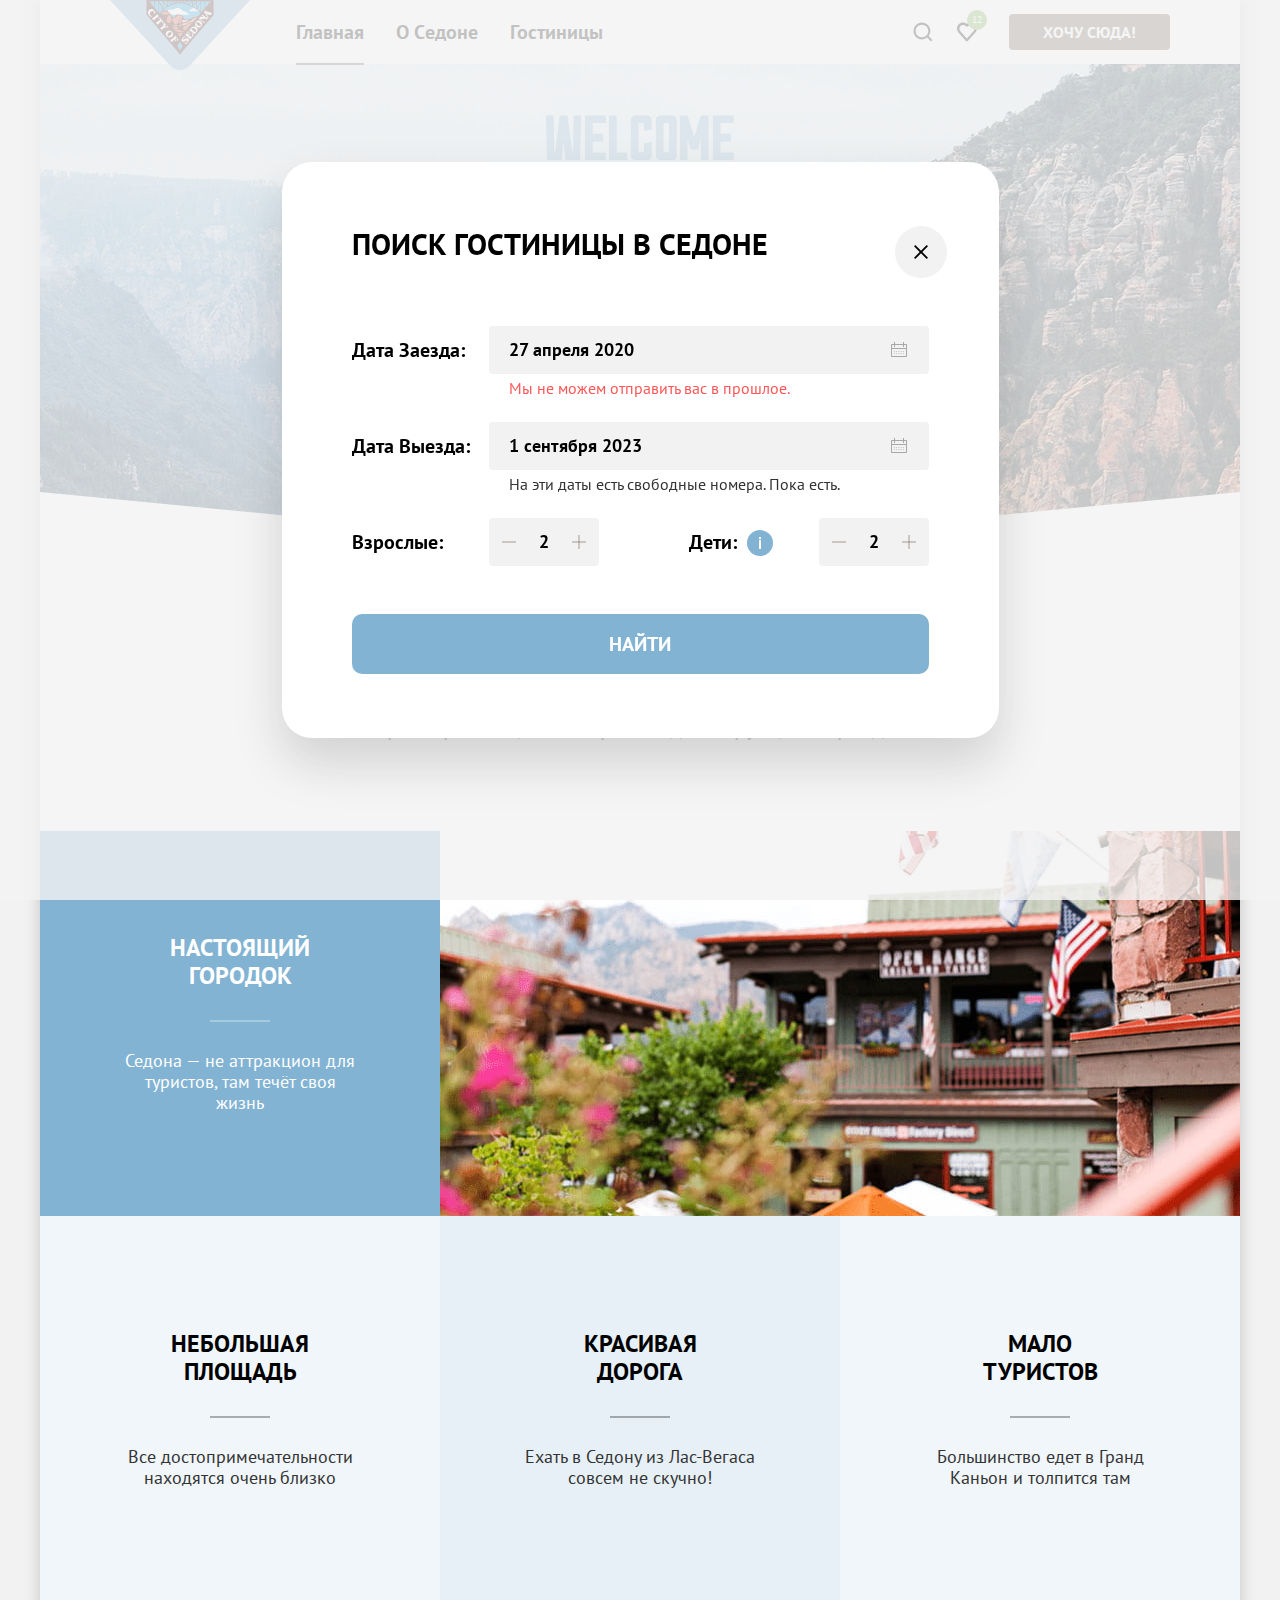
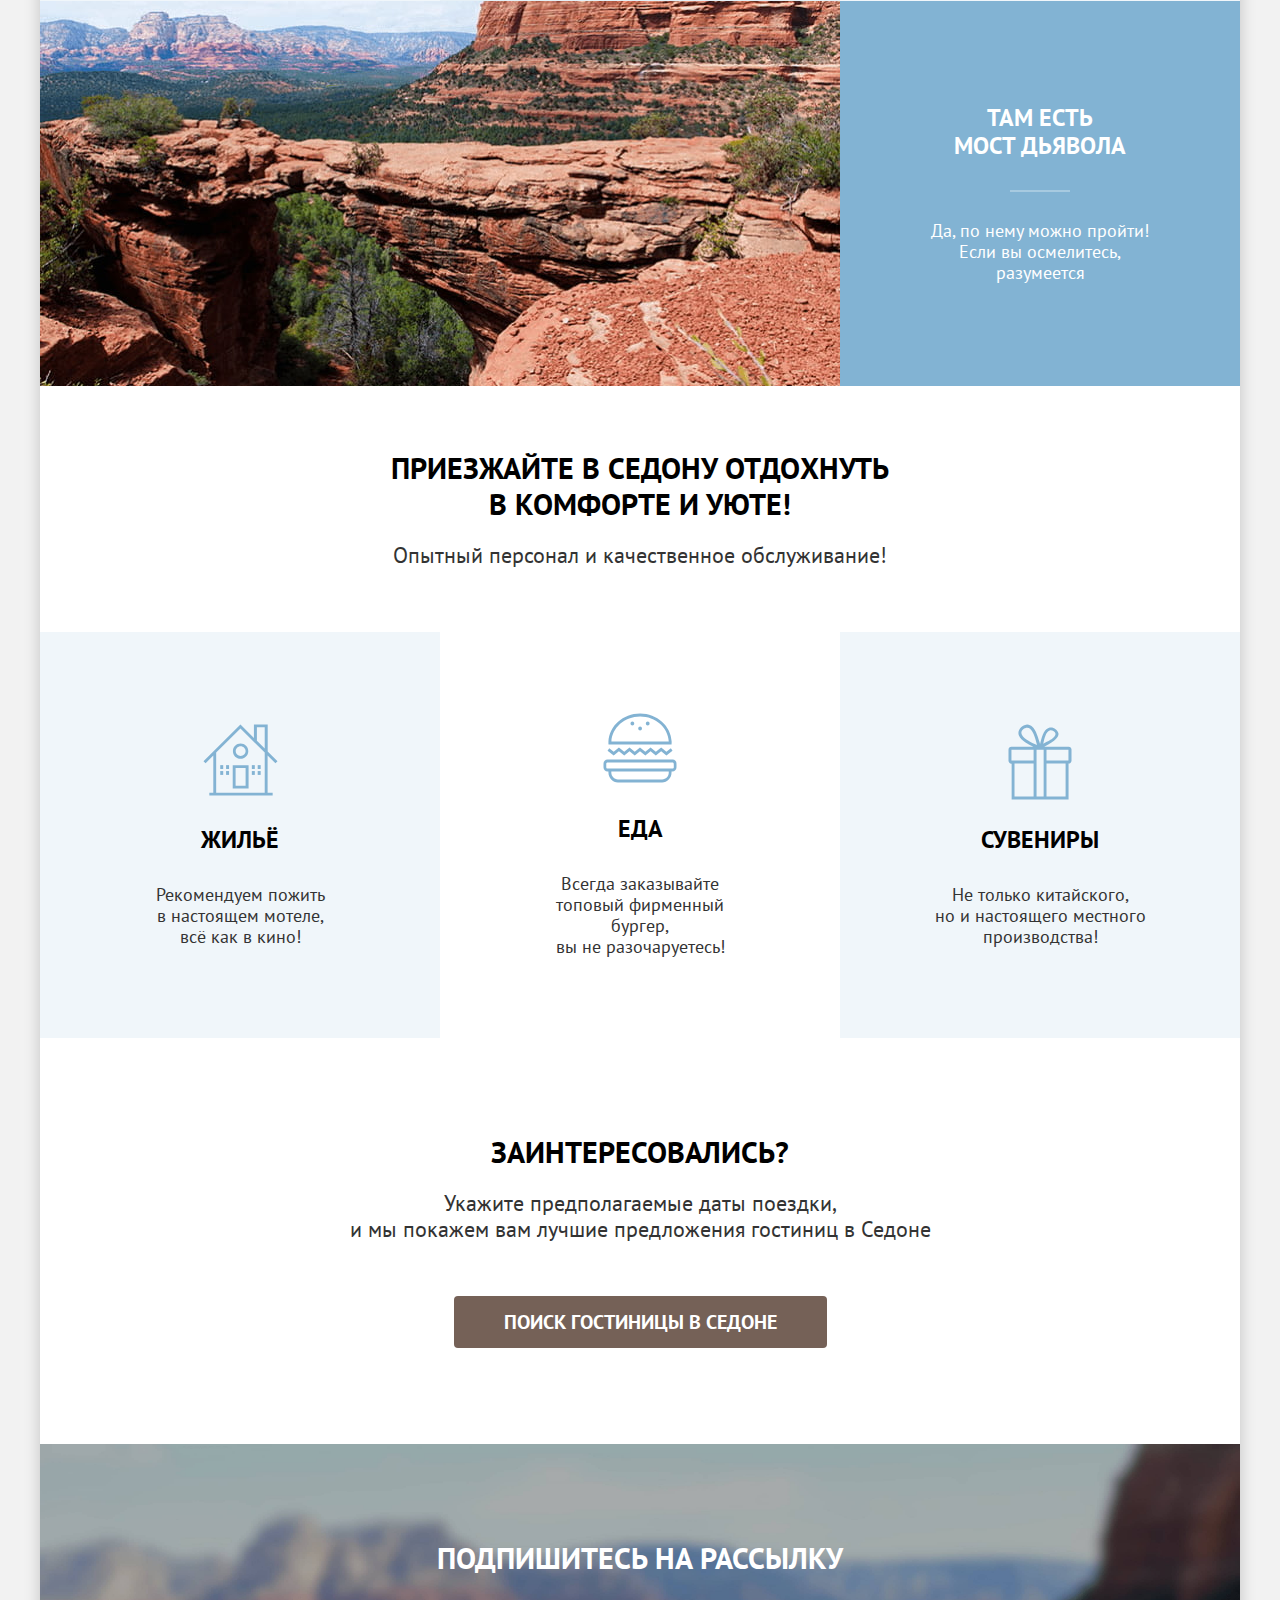
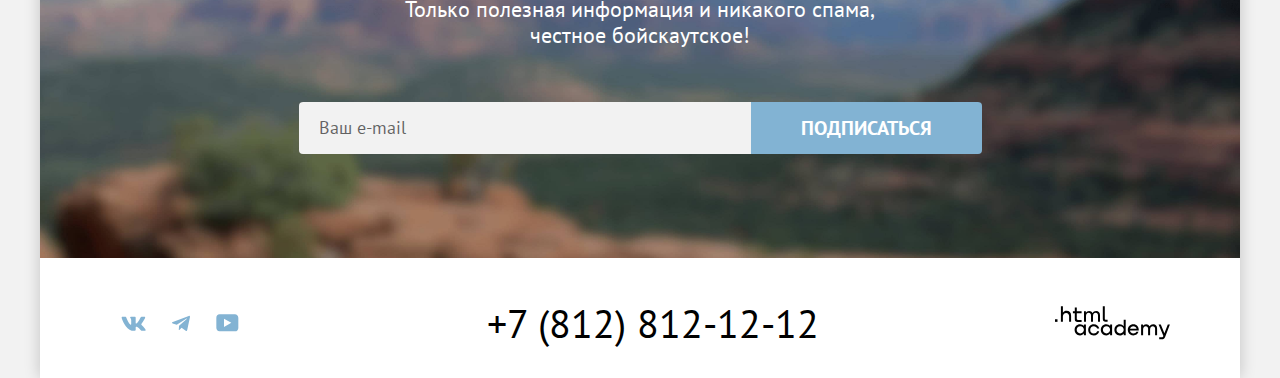
<file: modal.html>
<!DOCTYPE html>
<html lang="ru">

<head>
  <meta charset="utf-8">
  <title>HTML Academy: Седона</title>
  <link rel="stylesheet" href="styles/styles.css">
  <link rel="icon" href="favicon.ico">
  <link rel="icon" type="image/png" href="images/favicon.png">
</head>

<body>
<div class="page-container">
  <!-- Header -->
  <header class="page-header" data-test="header">
    <div class="container container-flex">
      <a class="logo">
        <img class="logo-img" src="images/logo.svg" width="140" height="70" alt="Логотип города Седона."
             aria-current="page">
      </a>
      <nav class="nav">
        <ul class="nav-list">
          <li class="nav-item nav-active">
            <span class="nav-link">Главная</span>
          </li>
          <li class="nav-item">
            <a class="nav-link" href="#">О Cедоне</a>
          </li>
          <li class="nav-item">
            <a class="nav-link" href="catalog.html">Гостиницы</a>
          </li>
        </ul>
        <ul class="nav-user-list">
          <li class="nav-user-item">
            <a class="nav-user-link nav-search" href="#">
                  <span class="visually-hidden">
                    Поиск.
                  </span>
            </a>
          </li>
          <li class="nav-user-item">
            <a class="nav-user-link nav-favorites" href="#">
                  <span class="visually-hidden">
                    В избранном.
                  </span>
              <span class="in-favorites">12</span>
            </a>
          </li>
          <li class="nav-user-item">
            <button class="nav-btn btn btn-primary" type="button">Хочу сюда!</button>
          </li>
        </ul>
      </nav>
    </div>
  </header>
  <main class="page-main main-index" data-test="main">
    <!-- Section Hero -->
    <section class="hero" data-test="hero">
      <h1 class="visually-hidden">Городок Седона</h1>
      <img class="hero-img" src="images/hero-statement.svg" width="458" height="352"
           alt="Welcome to the gorgeous SEDONA «Because the Grand Canyon sucks!».">
    </section>
    <!-- Section Advantages -->
    <section class="advantages" data-test="advantages">
      <header class="advantages-header">
        <h2 class="visually-hidden">Преимущества.</h2>
        <p class="advantages-title h2-title">Седона — небольшой городок в Аризоне,<br> заслуживающий большего!</p>
        <p class="advantages-description h2-description">Рассмотрим причины, по которым Седона круче, чем
          Гранд-Каньон!</p>
      </header>
      <ul class="advantages-list">
        <li class="advantages-item item-with-img">
          <div class="advantages-card">
            <h3 class="advantages-card-title h3-title">Настоящий городок</h3>
            <p class="advantages-card-description">Седона — не аттракцион для туристов, там течёт своя жизнь</p>
          </div>
          <img class="advantages-img" src="images/advantages/advantage-1.jpg" width="800" height="385"
               alt="Красивые домики с открытыми террасами на фоне гор в городке Седона.">
        </li>
        <li class="advantages-item">
          <div class="advantages-card">
            <h3 class="advantages-card-title h3-title">Небольшая площадь</h3>
            <p class="advantages-card-description">Все достопримечательности находятся очень близко</p>
          </div>
        </li>
        <li class="advantages-item">
          <div class="advantages-card">
            <h3 class="advantages-card-title h3-title">Красивая дорога</h3>
            <p class="advantages-card-description">Ехать в Седону из Лас-Вегаса совсем не скучно!</p>
          </div>
        </li>
        <li class="advantages-item">
          <div class="advantages-card">
            <h3 class="advantages-card-title h3-title">Мало туристов</h3>
            <p class="advantages-card-description">Большинство едет в Гранд Каньон и толпится там</p>
          </div>
        </li>
        <li class="advantages-item item-with-img item-reverse">
          <div class="advantages-card">
            <h3 class="advantages-card-title h3-title">Там есть<br> мост дьявола</h3>
            <p class="advantages-card-description">Да, по нему можно пройти! Если вы осмелитесь, разумеется</p>
          </div>
          <img class="advantages-img" src="images/advantages/advantage-2.jpg" width="800" height="385"
               alt="Мост дьявола в каньоне около городка Седона.">
        </li>
      </ul>
    </section>
    <!-- Section Services -->
    <section class="services">
      <header class="services-header">
        <h2 class="services-title h2-title">
          Приезжайте в Седону отдохнуть<br>
          в комфорте и уюте!
        </h2>
        <p class="services-description h2-description">
          Опытный персонал и качественное обслуживание!
        </p>
      </header>
      <ul class="services-list">
        <li class="services-item">
          <div class="services-card services-card-accommodation">
            <h3 class="services-card-title h3-title">Жильё</h3>
            <p class="services-card-description">
              Рекомендуем пожить<br>
              в настоящем мотеле,<br>
              всё как в кино!</p>
          </div>
        </li>
        <li class="services-item">
          <div class="services-card services-card-food">
            <h3 class="services-card-title h3-title">Еда</h3>
            <p class="services-card-description">
              Всегда заказывайте<br>
              топовый фирменный бургер,<br>
              вы не разочаруетесь!
            </p>
          </div>
        </li>
        <li class="services-item">
          <div class="services-card services-card-present">
            <h3 class="services-card-title h3-title">Сувениры</h3>
            <p class="services-card-description">
              Не только китайского,<br>
              но и настоящего местного<br>
              производства!
            </p>
          </div>
        </li>
      </ul>
    </section>
    <!-- Section Search Hotels -->
    <section class="search" data-test="search">
      <h2 class="visually-hidden">Поиск гостиницы в Седоне.</h2>
      <p class="search-title h2-title">
        Заинтересовались?
      </p>
      <p class="search-description h2-description">
        Укажите предполагаемые даты поездки,<br>
        и мы покажем вам лучшие предложения гостиниц в Седоне
      </p>
      <button class="search-btn btn btn-primary btn-large" type="button">
        Поиск гостиницы в Cедоне
      </button>
    </section>
    <!-- Section Subscribe -->
    <section class="subscribe subscribe-index" data-test="subscribe">
      <h2 class="subscribe-title h2-title">
        Подпишитесь на рассылку
      </h2>
      <p class="subscribe-description h2-description">
        Только полезная информация и никакого спама,<br> честное бойскаутское!
      </p>
      <form class="subscribe-form" action="https://echo.htmlacademy.ru/" method="post">
        <label class="visually-hidden" for="subscribe-email">Укажите ваш e-mail</label>
        <input class="subscribe-input field" type="email" id="subscribe-email" name="subscribe-email"
               placeholder="Ваш e-mail" required>
        <button class="subscribe-btn btn btn-secondary btn-large" type="submit">Подписаться</button>
      </form>
    </section>
  </main>
  <!-- Footer -->
  <footer class="page-footer" data-test="footer">
    <div class="container container-flex">
      <ul class="social-list">
        <li class="social-item social-vk">
          <a class="social-link" href="https://vk.com/htmlacademy">
            <svg class="social-icon" width="25" height="15" viewBox="0 0 25 15" fill="none"
                 xmlns="http://www.w3.org/2000/svg">
              <path fill-rule="evenodd" clip-rule="evenodd"
                    d="M24.1164 1.80445C24.2824 1.25845 24.1164 0.856445 23.3214 0.856445H20.6964C20.0284 0.856445 19.7204 1.20345 19.5534 1.58645C19.5534 1.58645 18.2184 4.78245 16.3274 6.85845C15.7154 7.46045 15.4374 7.65145 15.1034 7.65145C14.9364 7.65145 14.6854 7.46045 14.6854 6.91345V1.80445C14.6854 1.14845 14.5014 0.856445 13.9454 0.856445H9.81738C9.40038 0.856445 9.14938 1.16045 9.14938 1.44945C9.14938 2.07045 10.0954 2.21445 10.1924 3.96245V7.76045C10.1924 8.59345 10.0394 8.74444 9.70538 8.74444C8.81538 8.74444 6.65038 5.53345 5.36538 1.85945C5.11638 1.14445 4.86438 0.856445 4.19338 0.856445H1.56638C0.816382 0.856445 0.666382 1.20345 0.666382 1.58645C0.666382 2.26845 1.55638 5.65645 4.81138 10.1374C6.98138 13.1974 10.0364 14.8564 12.8194 14.8564C14.4884 14.8564 14.6944 14.4884 14.6944 13.8534V11.5404C14.6944 10.8034 14.8524 10.6564 15.3814 10.6564C15.7714 10.6564 16.4384 10.8484 17.9964 12.3234C19.7764 14.0724 20.0694 14.8564 21.0714 14.8564H23.6964C24.4464 14.8564 24.8224 14.4884 24.6064 13.7604C24.3684 13.0364 23.5184 11.9854 22.3914 10.7384C21.7794 10.0284 20.8614 9.26345 20.5824 8.88045C20.1934 8.38945 20.3044 8.17044 20.5824 7.73345C20.5824 7.73345 23.7824 3.30745 24.1154 1.80445H24.1164Z"/>
            </svg>
            <span class="visually-hidden">Vkontakte.</span>
          </a>
        </li>
        <li class="social-item social-telegram">
          <a class="social-link" href="https://t.me/htmlacademy">
            <svg class="social-icon" width="18" height="16" viewBox="0 0 18 16" fill="none"
                 xmlns="http://www.w3.org/2000/svg">
              <path
                d="M16.785 0.955705L0.840489 7.1042C-0.247661 7.54126 -0.241365 8.14828 0.640845 8.41897L4.73445 9.69597L14.2058 3.72014C14.6537 3.44766 15.0629 3.59424 14.7265 3.89281L7.05283 10.8183H7.05103L7.05283 10.8192L6.77045 15.0387C7.18413 15.0387 7.36669 14.8489 7.59871 14.625L9.58705 12.6915L13.7229 15.7464C14.4855 16.1664 15.0332 15.9506 15.2229 15.0405L17.9379 2.2453C18.2158 1.13107 17.5126 0.626562 16.785 0.955705Z"/>
            </svg>
            <span class="visually-hidden">Telegram.</span>
          </a>
        </li>
        <li class="social-item social-youtube">
          <a class="social-link" href="https://www.youtube.com/user/htmlacademyru">
            <svg class="social-icon" width="23" height="18" viewBox="0 0 23 18" fill="none"
                 xmlns="http://www.w3.org/2000/svg">
              <path
                d="M18.9402 0.356445H3.50738C1.64668 0.356445 0.333252 1.9502 0.333252 3.75645V13.8502C0.333252 15.7627 1.64668 17.3564 3.50738 17.3564H19.1591C20.8009 17.3564 22.3333 15.7627 22.3333 13.9564V3.75645C22.1143 1.9502 20.8009 0.356445 18.9402 0.356445ZM7.99494 12.8939V4.81894L15.3283 8.85645L7.99494 12.8939Z"/>
            </svg>
            <span class="visually-hidden">Youtube.</span>
          </a>
        </li>
      </ul>
      <address class="phone">
        <a class="phone-number" href="tel:+78128121212">+7 (812) 812-12-12</a>
      </address>
      <a class="author-logo" href="https://htmlacademy.ru/">
        <svg class="author-logo-img" width="115" height="34" viewBox="0 0 115 34" fill="none"
             xmlns="http://www.w3.org/2000/svg">
          <path d="M0 13.2564V15.8564H2.5V13.2564H0Z"/>
          <path
            d="M11.6 4.85645C10 4.85645 8.8 5.55645 8 6.55645H7.9V0.356445H5.9V15.8564H7.9V10.5564C7.9 8.45645 9.2 6.95645 11.2 6.95645C13 6.95645 14.1 8.35645 14.1 10.1564V15.8564H16.1V9.75644C16.2 6.75644 14.3 4.85645 11.6 4.85645Z"/>
          <path
            d="M26.6 5.15645H21.8V1.45645H19.8V5.25645H17.9V7.25645H19.8V13.2564C19.8 14.9564 20.8 15.9564 22.5 15.9564H26.6V13.9564H22.9C22.2 13.9564 21.8 13.5564 21.8 12.8564V7.15645H26.6V5.15645Z"/>
          <path
            d="M41.1 4.95645C39.5 4.95645 38.2 5.75644 37.6 7.05645H37.5C36.9 5.85645 35.7 4.95645 34.1 4.95645C32.7 4.95645 31.6 5.75645 31 6.75645H30.9V5.15645H29V15.7564H31V10.3564C31 8.35645 32 6.85645 33.6 6.85645C35.1 6.85645 36 7.85645 36 9.45645V15.7564H38V10.1564C38 7.75645 39.4 6.85645 40.6 6.85645C42.1 6.85645 43 7.85645 43 9.45645V15.7564H45V9.25644C45.1 6.75644 43.6 4.95645 41.1 4.95645Z"/>
          <path
            d="M47.8 13.0564C47.8 14.7564 48.8 15.7564 50.6 15.7564H52.6V13.7564H50.9C50.2 13.7564 49.8 13.3564 49.8 12.6564V0.356445H47.8V13.0564Z"/>
          <path
            d="M28.9 20.0564C28 18.9564 26.7 18.2564 25 18.2564C21.9 18.2564 19.6 20.5564 19.6 23.8564C19.6 27.1564 21.9 29.4564 25 29.4564C26.8 29.4564 28 28.6564 28.8 27.5564H28.9V29.1564H30.9V18.5564H28.9V20.0564ZM25.3 27.4564C23.1 27.4564 21.7 25.8564 21.7 23.8564C21.7 21.8564 23.1 20.2564 25.3 20.2564C27.5 20.2564 28.9 21.8564 28.9 23.8564C28.9 25.7564 27.5 27.4564 25.3 27.4564Z"/>
          <path
            d="M44.2 22.3564C43.7 19.9564 41.6 18.2564 38.8 18.2564C35.4 18.2564 33.2 20.7564 33.2 23.8564C33.2 26.9564 35.4 29.4564 38.8 29.4564C41.6 29.4564 43.7 27.6564 44.2 25.2564H42.1C41.7 26.5564 40.4 27.5564 38.8 27.5564C36.6 27.5564 35.2 25.9564 35.2 23.9564C35.2 21.9564 36.6 20.3564 38.8 20.3564C40.4 20.3564 41.6 21.3564 42.1 22.5564H44.2V22.3564Z"/>
          <path
            d="M55.1 20.0564C54.2 18.9564 52.9 18.2564 51.2 18.2564C48.1 18.2564 45.8 20.5564 45.8 23.8564C45.8 27.1564 48.1 29.4564 51.2 29.4564C53 29.4564 54.2 28.6564 55 27.5564H55.1V29.1564H57.1V18.5564H55.1V20.0564ZM51.5 27.4564C49.3 27.4564 47.9 25.8564 47.9 23.8564C47.9 21.8564 49.3 20.2564 51.5 20.2564C53.7 20.2564 55.1 21.8564 55.1 23.8564C55.1 25.7564 53.6 27.4564 51.5 27.4564Z"/>
          <path
            d="M68.7 20.1564C67.8 19.0564 66.5 18.2564 64.8 18.2564C61.7 18.2564 59.4 20.5564 59.4 23.8564C59.4 27.1564 61.6 29.4564 64.8 29.4564C66.5 29.4564 67.8 28.6564 68.6 27.6564H68.7V29.1564H70.7V13.7564H68.7V20.1564ZM65.1 27.4564C62.9 27.4564 61.5 25.8564 61.5 23.8564C61.5 21.8564 62.9 20.2564 65.1 20.2564C67.3 20.2564 68.7 21.8564 68.7 23.8564C68.6 25.8564 67.2 27.4564 65.1 27.4564Z"/>
          <path
            d="M78.3 18.2564C75 18.2564 72.8 20.7564 72.8 23.8564C72.8 26.8564 74.9 29.4564 78.3 29.4564C80.8 29.4564 82.8 28.1564 83.5 25.8564H81.4C80.9 26.8564 79.8 27.4564 78.4 27.4564C76.5 27.4564 75.1 26.1564 75 24.5564H83.8C84 20.9564 81.8 18.2564 78.3 18.2564ZM78.3 20.1564C80 20.1564 81.3 21.1564 81.6 22.7564H75.1C75.4 21.2564 76.6 20.1564 78.3 20.1564Z"/>
          <path
            d="M98.2 18.2564C96.6 18.2564 95.3 19.0564 94.6 20.2564H94.5C93.9 19.0564 92.7 18.2564 91.1 18.2564C89.7 18.2564 88.6 18.9564 88 20.0564V18.5564H86.1V29.1564H88.1V23.7564C88.1 21.7564 89.1 20.3564 90.7 20.2564C92.2 20.2564 93.1 21.2564 93.1 22.8564V29.1564H95.1V23.5564C95.1 21.1564 96.5 20.2564 97.7 20.2564C99.2 20.2564 100.1 21.2564 100.1 22.8564V29.1564H102.1V22.6564C102.2 20.0564 100.7 18.2564 98.2 18.2564Z"/>
          <path
            d="M109.4 27.3564L105.8 18.4564H103.6L108.4 30.0564C108.1 30.9564 107.7 31.2564 106.7 31.2564H104.2V33.2564H106.7C108.5 33.2564 109.5 32.4564 110.2 30.6564L114.9 18.4564H112.8L109.4 27.3564Z"/>
        </svg>
        <span class="visually-hidden">Логотип HTML Academy.</span>
      </a>
    </div>
  </footer>
</div>
<!-- Modal. Add class 'modal-container-close' to close modal window -->
<div class="modal-container">
  <div class="modal">
    <button class="modal-close-button" type="button">
      <span class="visually-hidden">Закрыть</span>
      <svg class="close-icon" xmlns="http://www.w3.org/2000/svg" width="14" height="14" fill="none" viewBox="0 0 14 14">
        <path d="M14 1.3 12.7 0 7 5.7 1.3 0 0 1.3 5.7 7 0 12.7 1.3 14 7 8.3l5.7 5.7 1.3-1.3L8.3 7 14 1.3Z"/>
      </svg>
    </button>
    <section class="modal-content">
      <h2 class="modal-title h2-title">Поиск гостиницы в Седоне</h2>
      <form class="modal-form" action="https://echo.htmlacademy.ru/" method="post">
        <div class="field-group">
          <label class="field-label" for="arrive">Дата Заезда:</label>
          <div class="field-wrapper">
            <input class="arrive-field field" id="arrive" type="text" name="arrive" placeholder="Дата заезда"
                   value="27 апреля 2020" required>
            <span class="form-message form-error-message">Мы не можем отправить вас в прошлое.</span>
          </div>
        </div>
        <div class="field-group">
          <label class="field-label" for="departure">Дата Выезда:</label>
          <div class="field-wrapper">
            <input class="departure-field field" id="departure" type="text" name="departure"
                   placeholder="Дата выезда" value="1 сентября 2023" required>
            <span class="form-message">На эти даты есть свободные номера. Пока есть.</span>
          </div>
        </div>
        <div class="container-flex">
          <div class="field-group field-guests">
            <label class="field-label" for="adults">Взрослые:</label>
            <div class="field-wrapper">
              <button class="guests-btn decrease-btn" type="button">
                <span class="visually-hidden">Меньше гостей</span>
              </button>
              <input class="guests-field field" id="adults" type="number" name="adults" placeholder="2" value="2"
                     required>
              <button class="guests-btn increase-btn" type="button">
                <span class="visually-hidden">Меньше гостей</span>
              </button>
            </div>
          </div>
          <div class="field-group field-guests">
                <span class="field-label children-label">
                  <label class="field-label" for="children">Дети:</label>
                  <span class="tooltip">
                    <button class="tooltip-toggle" type="button" aria-labelledby="tooltip-label-date">
                      <svg class="tooltip-icon" width="26" height="26" viewBox="0 0 26 26" fill="none"
                           xmlns="http://www.w3.org/2000/svg">
                        <circle cx="13" cy="13" r="13" fill="#83B3D3"/>
                        <path fill-rule="evenodd" clip-rule="evenodd" d="M12 7H14V9H12V7ZM14 19H12V10H14V19Z"
                              fill="white"/>
                      </svg>
                    </button>
                    <span class="tooltip-text" role="tooltip" id="tooltip-label-date">Укажите количество детей, которые
                      будут с вами, возраст
                      которых от 6 до
                      18 лет. Дети до 6 лет размещаются бесплатно.</span>
                  </span>
                </span>
            <div class="field-wrapper">
              <button class="guests-btn decrease-btn" type="button">
                <span class="visually-hidden">Меньше гостей</span>
              </button>
              <input class="guests-field field" id="children" type="number" name="children" placeholder="2"
                     value="2" required>
              <button class="guests-btn increase-btn" type="button">
                <span class="visually-hidden">Меньше гостей</span>
              </button>
            </div>
          </div>
        </div>
        <button class="modal-btn btn btn-secondary" type="submit">Найти</button>
      </form>
    </section>
  </div>
</div>

</body>

</html>
</file>
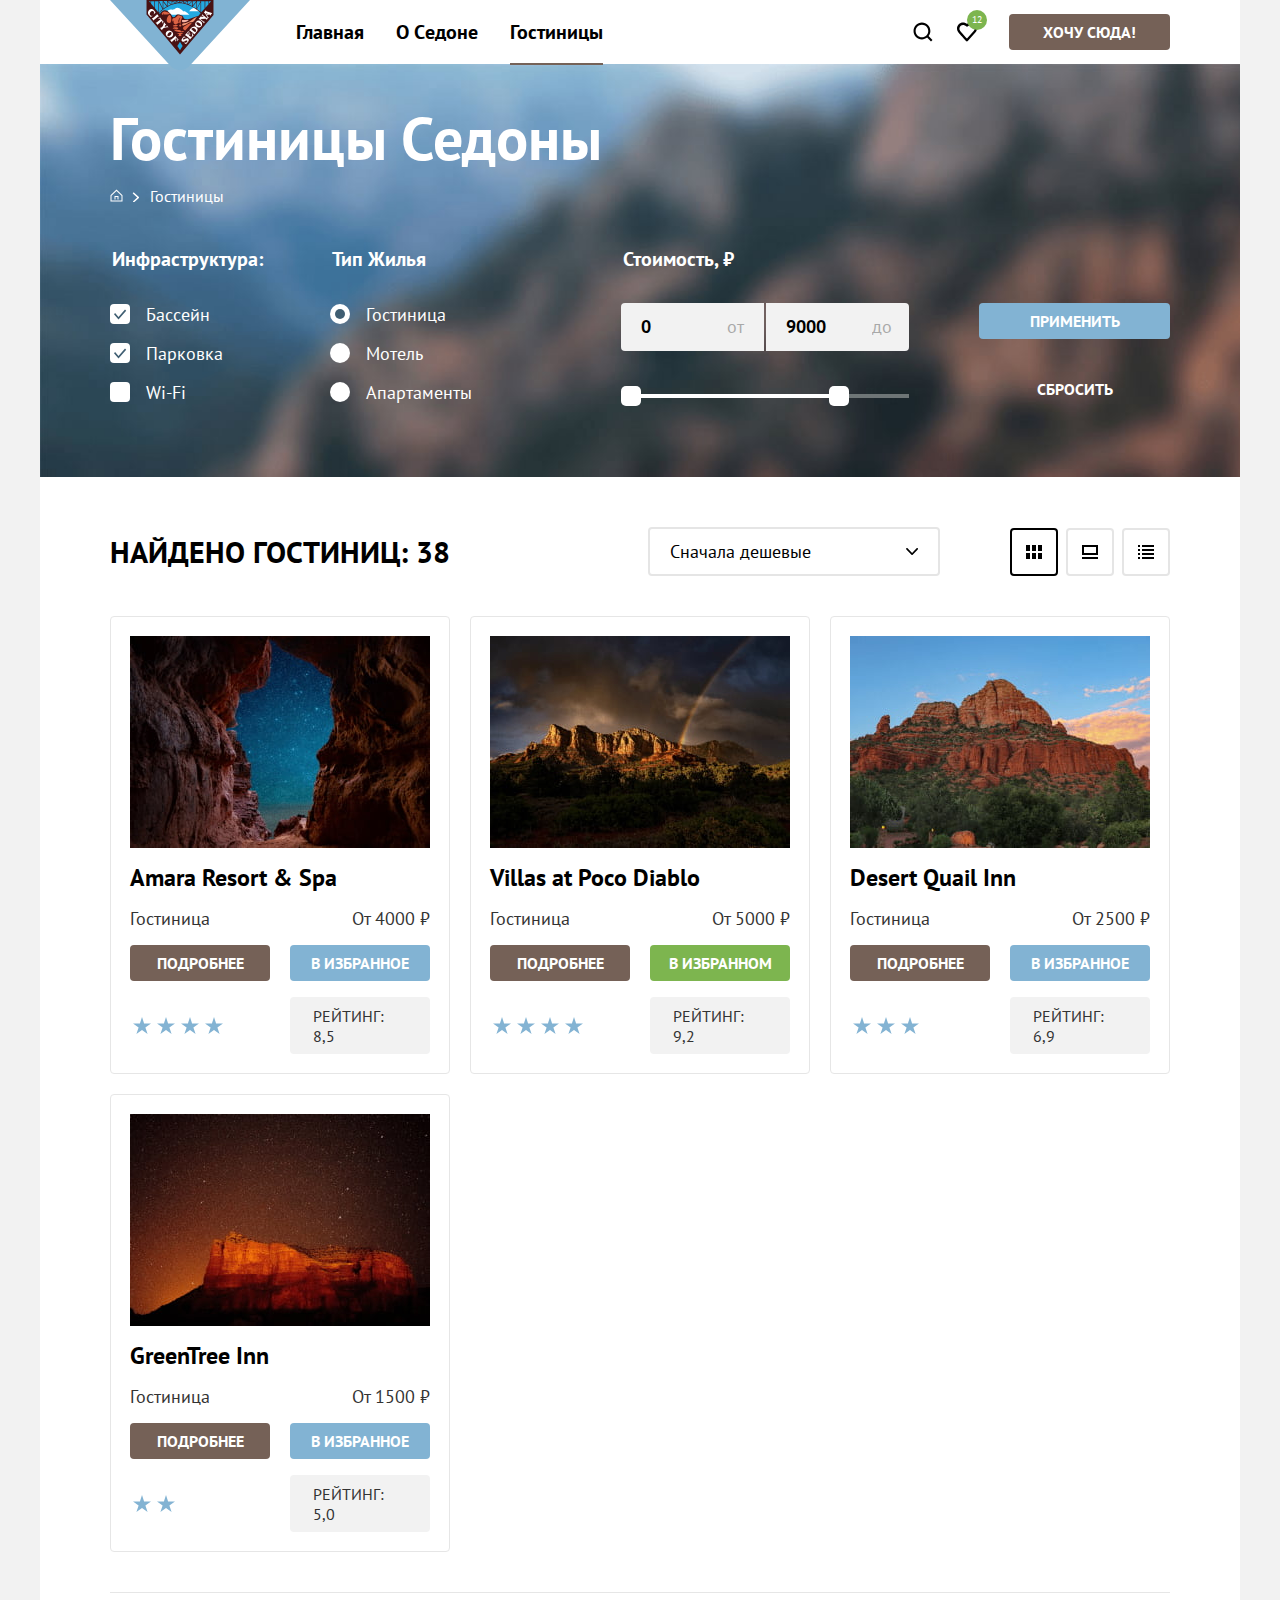
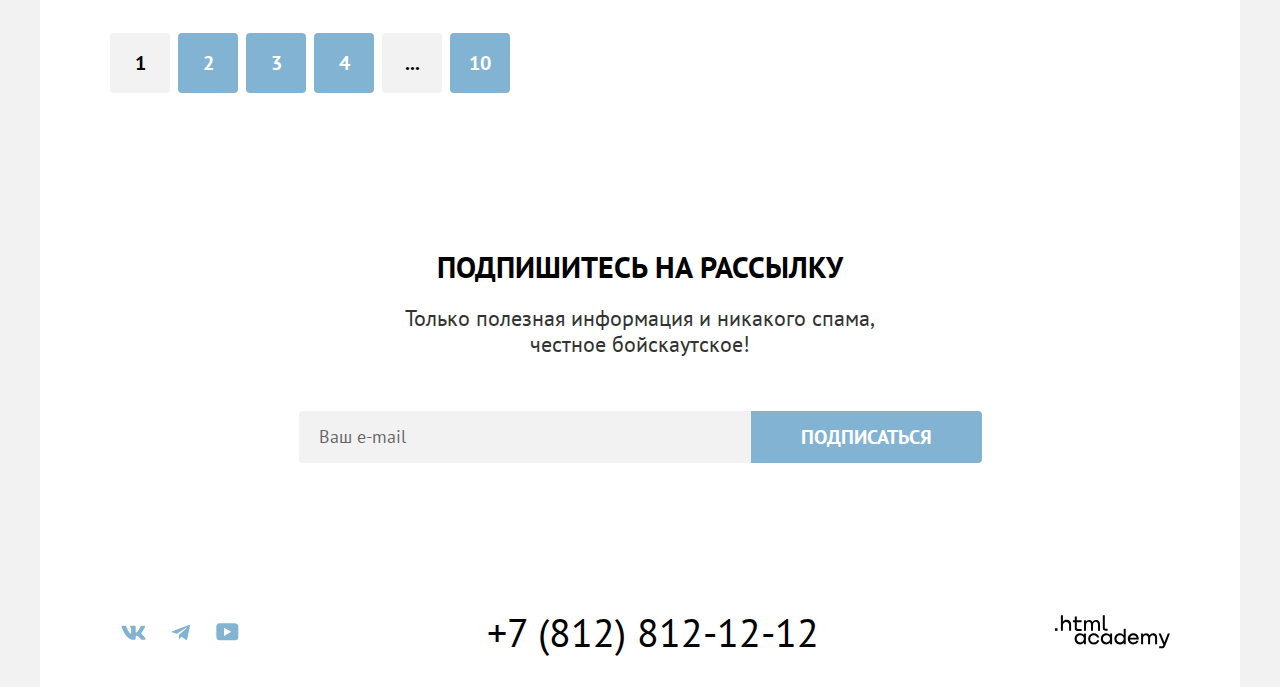
<file: 1/catalog.html>
<!DOCTYPE html>
<html lang="ru">

  <head>
    <meta charset="utf-8">
    <title>Гостиницы Седоны - HTML Academy: Седона</title>
    <link rel="stylesheet" href="styles/styles.css">
    <link rel="icon" href="favicon.ico">
    <link rel="icon" type="image/png" href="images/favicon.png">
    <base href="https://htmlacademy-htmlcss.github.io/2088903-sedona-39/1/">
</head>

  <body>
    <div class="page-container">
      <!-- Header -->
      <header class="page-header" data-test="header">
        <div class="container container-flex">
          <a class="logo" href="index.html">
            <img class="logo" src="images/logo.svg" width="140" height="70" alt="Логотип города Седона.">
          </a>
          <nav class="nav">
            <ul class="nav-list">
              <li class="nav-item">
                <a class="nav-link" href="index.html">Главная</a>
              </li>
              <li class="nav-item">
                <a class="nav-link" href="#">О Cедоне</a>
              </li>
              <li class="nav-item nav-active">
                <span class="nav-link">Гостиницы</span>
              </li>
            </ul>
            <ul class="nav-user-list">
              <li class="nav-user-item">
                <a class="nav-user-link nav-search" href="#">
                  <span class="visually-hidden">
                    Поиск.
                  </span>
                </a>
              </li>
              <li class="nav-user-item">
                <a class="nav-user-link nav-favorites" href="#">
                  <span class="visually-hidden">
                    В избранном.
                  </span>
                  <span class="in-favorites">12</span>
                </a>
              </li>
              <li class="nav-user-item">
                <button class="nav-btn btn btn-primary">Хочу сюда!</button>
              </li>
            </ul>
          </nav>
        </div>
      </header>
      <main class="page-main main-inner" data-test="main">
        <!-- Section Filter -->
        <header class="header-inner" data-test="filter">
          <div class="container">
            <h1 class="header-inner-title h1-title">Гостиницы Седоны</h1>
            <ul class="breadcrumbs">
              <li class="breadcrumbs-item">
                <a class="breadcrumbs-home" href="index.html">
                  <svg width="13" height="13" viewBox="0 0 13 13" fill="none" xmlns="http://www.w3.org/2000/svg">
                    <path
                      d="M6.5 0.5L0.5 6.30006V12.5001H12.5V6.30006L6.5 0.5ZM11.5 11.5001H1.5V6.70005L6.5 1.9L11.5 6.70005V11.5001Z" />
                    <path d="M4.5 10.5001H5.5V8.00005H7.5V10.5001H8.5V7.00005H4.5V10.5001Z" />
                  </svg>
                  <span class="visually-hidden">
                    Главная
                  </span>
                </a>
              </li>
              <li class="breadcrumbs-item">
                <span class="breadcrumbs-link">Гостиницы</span>
              </li>
            </ul>
            <form class="filter" action="https://echo.htmlacademy.ru/" method="get">
              <fieldset class="filter-group">
                <legend class="filter-title">Инфраструктура:</legend>
                <ul class="filter-list">
                  <li class="filter-item">
                    <label class="checkbox control">
                      <input class="checkbox-input visually-hidden" type="checkbox" name="pool" checked>
                      <span class="checkbox-label control-label">Бассейн</span>
                    </label>
                  </li>
                  <li class="filter-item">
                    <label class="checkbox control">
                      <input class="checkbox-input visually-hidden" type="checkbox" name="parking" checked>
                      <span class="checkbox-label control-label">Парковка</span>
                    </label>
                  </li>
                  <li class="filter-item">
                    <label class="checkbox control">
                      <input class="checkbox-input visually-hidden" type="checkbox" name="wi-fi">
                      <span class="checkbox-label control-label">Wi-Fi</span>
                    </label>
                  </li>
                </ul>
              </fieldset>

              <fieldset class="filter-group">
                <legend class="filter-title">Тип Жилья</legend>
                <ul class="filter-list">
                  <li class="filter-item">
                    <label class="radio control">
                      <input class="radio-input visually-hidden" type="radio" name="accommodation" value="hotel" checked>
                      <span class="radio-label control-label">Гостиница</span>
                    </label>
                  </li>
                  <li class="filter-item">
                    <label class="radio control">
                      <input class="radio-input visually-hidden" type="radio" name="accommodation" value="motel">
                      <span class="radio-label control-label">Мотель</span>
                    </label>
                  </li>
                  <li class="filter-item">
                    <label class="radio control">
                      <input class="radio-input visually-hidden" type="radio" name="accommodation" value="apartments">
                      <span class="radio-label control-label">Апартаменты</span>
                    </label>
                  </li>
                </ul>
              </fieldset>
              <fieldset class="filter-group">
                <legend class="filter-title">Стоимость, ₽</legend>
                <div class="range-wrapper-inputs">
                  <div class="container-relative">
                    <label class="catalog-filter-label" for="range-min">от</label>
                    <input class="range-input range-min field" id="range-min" type="number" value="0" name="min-price">
                  </div>
                  <div class="container-relative">
                    <label class="catalog-filter-label" for="range-max">до</label>
                    <input class="range-input range-max field" id="range-max" type="number" value="9000"
                      name="max-price">
                  </div>
                </div>
                <div class="range">
                  <div class="range-scale">
                    <div class="range-bar" style="left: 0; width: 218px">
                      <button class="range-toggle toggle-min" type="button">
                        <span class="visually-hidden">Изменить минимальную цену</span>
                      </button>
                      <button class="range-toggle toggle-max" type="button">
                        <span class="visually-hidden">Изменить максимальную цену</span>
                      </button>
                    </div>
                  </div>

                </div>
              </fieldset>
              <div class="filter-btn-container">
                <button class="filter-btn btn btn-secondary" type="submit">Применить</button>
                <button class="filter-btn btn btn-reset" type="reset">Сбросить</button>
              </div>
            </form>
          </div>
        </header>
        <!-- Section Catalog -->
        <section class="catalog" data-test="catalog">
          <div class="container">
            <header class="catalog-header">
              <h2 class="catalog-title h2-title">Найдено гостиниц: 38</h2>
              <label class="catalog-select">
                <select class="select-control" aria-label="Сортировка">
                  <option value="cheap" selected>Сначала дешевые</option>
                  <option value="expensive">Сначала дорогие</option>
                  <option value="popular">Сначала популярные</option>
                </select>
              </label>
              <ul class="view-modes">
                <li class="view-mode view-mode-tile">
                  <a class="view-mode-link view-mode-selected" href="#">
                    <span class="visually-hidden">Плиткой.</span>
                  </a>
                </li>
                <li class="view-mode view-mode-single">
                  <a class="view-mode-link" href="#">
                    <span class="visually-hidden">По одной.</span>
                  </a>
                </li>
                <li class="view-mode view-mode-list">
                  <a class="view-mode-link" href="#">
                    <span class="visually-hidden">Списком.</span>
                  </a>
                </li>
              </ul>
            </header>
            <!-- Catalog List -->
            <ul class="catalog-list">
              <li class="catalog-item">
                <div class="product-card">
                  <a class="product-card-link" href="#">
                    <img class="product-card-img" src="images/catalog/hotel-1.jpg" width="300" height="212"
                      alt="Звездное небо в расщелине горы.">

                  </a>
                  <a class="product-card-link" href="#">
                    <h3 class="product-card-title h3-title">Amara Resort & Spa</h3>
                  </a>
                  <p class="product-card-text">Гостиница</p>
                  <p class="product-card-text product-card-price">От 4000 ₽ </p>
                  <a class="product-card-detail btn btn-primary" href="#">Подробнее</a>
                  <button class="product-card-to-favorite-btn btn btn-secondary" type="button">В избранное</button>
                  <p class="product-card-stars four-stars">
                    <span class="visually-hidden">Гостиница 4 звезды.</span>
                  </p>
                  <p class="product-card-rating">Рейтинг: 8,5</p>
                </div>
              </li>
              <li class="catalog-item">
                <div class="product-card">
                  <a class="product-card-link" href="#">
                    <img class="product-card-img" src="images/catalog/hotel-2.jpg" width="300" height="212"
                      alt="Радуга начинается от гор, освещенных солнцем.">
                  </a>
                  <a class="product-card-link" href="#">
                    <h3 class="product-card-title h3-title">Villas at Poco Diablo</h3>
                  </a>
                  <p class="product-card-text">Гостиница</p>
                  <p class="product-card-text product-card-price">От 5000 ₽ </p>
                  <a class="product-card-detail btn btn-primary" href="#">Подробнее</a>
                  <button class="product-card-to-favorite-btn btn btn-success" type="button">В избранном</button>
                  <p class="product-card-stars four-stars">
                    <span class="visually-hidden">Гостиница 4 звезды.</span>
                  </p>
                  <p class="product-card-rating">Рейтинг: 9,2</p>
                </div>
              </li>
              <li class="catalog-item">
                <div class="product-card">
                  <a class="product-card-link" href="#">
                    <img class="product-card-img" src="images/catalog/hotel-3.jpg" width="300" height="212"
                      alt="Горы на фоне голубого неба.">
                  </a>
                  <a class="product-card-link" href="#">
                    <h3 class="product-card-title h3-title">Desert Quail Inn</h3>
                  </a>
                  <p class="product-card-text">Гостиница</p>
                  <p class="product-card-text product-card-price">От 2500 ₽ </p>
                  <a class="product-card-detail btn btn-primary" href="#">Подробнее</a>
                  <button class="product-card-to-favorite-btn btn btn-secondary" type="button">В избранное</button>
                  <p class="product-card-stars three-stars">
                    <span class="visually-hidden">Гостиница 3 звезды.</span>
                  </p>
                  <p class="product-card-rating">Рейтинг: 6,9</p>
                </div>
              </li>
              <li class="catalog-item">
                <div class="product-card">
                  <a class="product-card-link" href="#">
                    <img class="product-card-img" src="images/catalog/hotel-4.jpg" width="300" height="212"
                      alt="Горы на фоне звездного неба.">
                  </a>
                  <a class="product-card-link" href="#">
                    <h3 class="product-card-title h3-title">GreenTree Inn</h3>
                  </a>
                  <p class="product-card-text">Гостиница</p>
                  <p class="product-card-text product-card-price">От 1500 ₽ </p>
                  <a class="product-card-detail btn btn-primary" href="#">Подробнее</a>
                  <button class="product-card-to-favorite-btn btn btn-secondary" type="button">В избранное</button>
                  <p class="product-card-stars two-stars">
                    <span class="visually-hidden">Гостиница 2 звезды.</span>
                  </p>
                  <p class="product-card-rating">Рейтинг: 5,0</p>
                </div>
              </li>
            </ul>
            <!-- Catalog Pagination -->
            <ul class="pagination">
              <li class="pagination-item">
                <a class="pagination-link pagination-link-current">1</a>
              </li>
              <li class="pagination-item">
                <a class="pagination-link" href="#">2</a>
              </li>
              <li class="pagination-item">
                <a class="pagination-link" href="#">3</a>
              </li>
              <li class="pagination-item">
                <a class="pagination-link" href="#">4</a>
              </li>
              <li class="pagination-item pagination-item-more">
                <span class="pagination-link pagination-link-more">...</span>
              </li>
              <li class="pagination-item">
                <a class="pagination-link" href="#">10</a>
              </li>
            </ul>
          </div>
        </section>
        <!-- Section Subscribe -->
        <section class="subscribe subscribe-inner" data-test="subscribe">
          <h2 class="subscribe-title h2-title">
            Подпишитесь на рассылку
          </h2>
          <p class="subscribe-description h2-description">
            Только полезная информация и никакого спама,<br> честное бойскаутское!
          </p>
          <form class="subscribe-form" action="https://echo.htmlacademy.ru/" method="post">
            <label class="visually-hidden" for="subscribe-email">Укажите ваш e-mail</label>
            <input class="subscribe-input field" type="email" id="subscribe-email" name="subscribe-email"
              placeholder="Ваш e-mail" required>
            <button class="subscribe-btn btn btn-secondary btn-large" type="submit">Подписаться</button>
          </form>
        </section>
      </main>
      <!-- Footer -->
      <footer class="page-footer" data-test="footer">
        <div class="container container-flex">
          <ul class="social-list">
            <li class="social-item social-vk">
              <a class="social-link" href="https://vk.com/htmlacademy">
                <svg class="social-icon" width="25" height="15" viewBox="0 0 25 15" fill="none"
                  xmlns="http://www.w3.org/2000/svg">
                  <path fill-rule="evenodd" clip-rule="evenodd"
                    d="M24.1164 1.80445C24.2824 1.25845 24.1164 0.856445 23.3214 0.856445H20.6964C20.0284 0.856445 19.7204 1.20345 19.5534 1.58645C19.5534 1.58645 18.2184 4.78245 16.3274 6.85845C15.7154 7.46045 15.4374 7.65145 15.1034 7.65145C14.9364 7.65145 14.6854 7.46045 14.6854 6.91345V1.80445C14.6854 1.14845 14.5014 0.856445 13.9454 0.856445H9.81738C9.40038 0.856445 9.14938 1.16045 9.14938 1.44945C9.14938 2.07045 10.0954 2.21445 10.1924 3.96245V7.76045C10.1924 8.59345 10.0394 8.74444 9.70538 8.74444C8.81538 8.74444 6.65038 5.53345 5.36538 1.85945C5.11638 1.14445 4.86438 0.856445 4.19338 0.856445H1.56638C0.816382 0.856445 0.666382 1.20345 0.666382 1.58645C0.666382 2.26845 1.55638 5.65645 4.81138 10.1374C6.98138 13.1974 10.0364 14.8564 12.8194 14.8564C14.4884 14.8564 14.6944 14.4884 14.6944 13.8534V11.5404C14.6944 10.8034 14.8524 10.6564 15.3814 10.6564C15.7714 10.6564 16.4384 10.8484 17.9964 12.3234C19.7764 14.0724 20.0694 14.8564 21.0714 14.8564H23.6964C24.4464 14.8564 24.8224 14.4884 24.6064 13.7604C24.3684 13.0364 23.5184 11.9854 22.3914 10.7384C21.7794 10.0284 20.8614 9.26345 20.5824 8.88045C20.1934 8.38945 20.3044 8.17044 20.5824 7.73345C20.5824 7.73345 23.7824 3.30745 24.1154 1.80445H24.1164Z" />
                </svg>
                <span class="visually-hidden">Vkontakte.</span>
              </a>
            </li>
            <li class="social-item social-telegram">
              <a class="social-link" href="https://t.me/htmlacademy">
                <svg class="social-icon" width="18" height="16" viewBox="0 0 18 16" fill="none"
                  xmlns="http://www.w3.org/2000/svg">
                  <path
                    d="M16.785 0.955705L0.840489 7.1042C-0.247661 7.54126 -0.241365 8.14828 0.640845 8.41897L4.73445 9.69597L14.2058 3.72014C14.6537 3.44766 15.0629 3.59424 14.7265 3.89281L7.05283 10.8183H7.05103L7.05283 10.8192L6.77045 15.0387C7.18413 15.0387 7.36669 14.8489 7.59871 14.625L9.58705 12.6915L13.7229 15.7464C14.4855 16.1664 15.0332 15.9506 15.2229 15.0405L17.9379 2.2453C18.2158 1.13107 17.5126 0.626562 16.785 0.955705Z" />
                </svg>
                <span class="visually-hidden">Telegram.</span>
              </a>
            </li>
            <li class="social-item social-youtube">
              <a class="social-link" href="https://www.youtube.com/user/htmlacademyru">
                <svg class="social-icon" width="23" height="18" viewBox="0 0 23 18" fill="none"
                  xmlns="http://www.w3.org/2000/svg">
                  <path
                    d="M18.9402 0.356445H3.50738C1.64668 0.356445 0.333252 1.9502 0.333252 3.75645V13.8502C0.333252 15.7627 1.64668 17.3564 3.50738 17.3564H19.1591C20.8009 17.3564 22.3333 15.7627 22.3333 13.9564V3.75645C22.1143 1.9502 20.8009 0.356445 18.9402 0.356445ZM7.99494 12.8939V4.81894L15.3283 8.85645L7.99494 12.8939Z" />
                </svg>
                <span class="visually-hidden">Youtube.</span>
              </a>
            </li>
          </ul>
          <address class="phone">
            <a class="phone-number" href="tel:+78128121212">+7 (812) 812-12-12</a>
          </address>
          <a class="author-logo" href="https://htmlacademy.ru/">
            <svg class="author-logo-img" width="115" height="34" viewBox="0 0 115 34" fill="none"
              xmlns="http://www.w3.org/2000/svg">
              <path d="M0 13.2564V15.8564H2.5V13.2564H0Z" />
              <path
                d="M11.6 4.85645C10 4.85645 8.8 5.55645 8 6.55645H7.9V0.356445H5.9V15.8564H7.9V10.5564C7.9 8.45645 9.2 6.95645 11.2 6.95645C13 6.95645 14.1 8.35645 14.1 10.1564V15.8564H16.1V9.75644C16.2 6.75644 14.3 4.85645 11.6 4.85645Z" />
              <path
                d="M26.6 5.15645H21.8V1.45645H19.8V5.25645H17.9V7.25645H19.8V13.2564C19.8 14.9564 20.8 15.9564 22.5 15.9564H26.6V13.9564H22.9C22.2 13.9564 21.8 13.5564 21.8 12.8564V7.15645H26.6V5.15645Z" />
              <path
                d="M41.1 4.95645C39.5 4.95645 38.2 5.75644 37.6 7.05645H37.5C36.9 5.85645 35.7 4.95645 34.1 4.95645C32.7 4.95645 31.6 5.75645 31 6.75645H30.9V5.15645H29V15.7564H31V10.3564C31 8.35645 32 6.85645 33.6 6.85645C35.1 6.85645 36 7.85645 36 9.45645V15.7564H38V10.1564C38 7.75645 39.4 6.85645 40.6 6.85645C42.1 6.85645 43 7.85645 43 9.45645V15.7564H45V9.25644C45.1 6.75644 43.6 4.95645 41.1 4.95645Z" />
              <path
                d="M47.8 13.0564C47.8 14.7564 48.8 15.7564 50.6 15.7564H52.6V13.7564H50.9C50.2 13.7564 49.8 13.3564 49.8 12.6564V0.356445H47.8V13.0564Z" />
              <path
                d="M28.9 20.0564C28 18.9564 26.7 18.2564 25 18.2564C21.9 18.2564 19.6 20.5564 19.6 23.8564C19.6 27.1564 21.9 29.4564 25 29.4564C26.8 29.4564 28 28.6564 28.8 27.5564H28.9V29.1564H30.9V18.5564H28.9V20.0564ZM25.3 27.4564C23.1 27.4564 21.7 25.8564 21.7 23.8564C21.7 21.8564 23.1 20.2564 25.3 20.2564C27.5 20.2564 28.9 21.8564 28.9 23.8564C28.9 25.7564 27.5 27.4564 25.3 27.4564Z" />
              <path
                d="M44.2 22.3564C43.7 19.9564 41.6 18.2564 38.8 18.2564C35.4 18.2564 33.2 20.7564 33.2 23.8564C33.2 26.9564 35.4 29.4564 38.8 29.4564C41.6 29.4564 43.7 27.6564 44.2 25.2564H42.1C41.7 26.5564 40.4 27.5564 38.8 27.5564C36.6 27.5564 35.2 25.9564 35.2 23.9564C35.2 21.9564 36.6 20.3564 38.8 20.3564C40.4 20.3564 41.6 21.3564 42.1 22.5564H44.2V22.3564Z" />
              <path
                d="M55.1 20.0564C54.2 18.9564 52.9 18.2564 51.2 18.2564C48.1 18.2564 45.8 20.5564 45.8 23.8564C45.8 27.1564 48.1 29.4564 51.2 29.4564C53 29.4564 54.2 28.6564 55 27.5564H55.1V29.1564H57.1V18.5564H55.1V20.0564ZM51.5 27.4564C49.3 27.4564 47.9 25.8564 47.9 23.8564C47.9 21.8564 49.3 20.2564 51.5 20.2564C53.7 20.2564 55.1 21.8564 55.1 23.8564C55.1 25.7564 53.6 27.4564 51.5 27.4564Z" />
              <path
                d="M68.7 20.1564C67.8 19.0564 66.5 18.2564 64.8 18.2564C61.7 18.2564 59.4 20.5564 59.4 23.8564C59.4 27.1564 61.6 29.4564 64.8 29.4564C66.5 29.4564 67.8 28.6564 68.6 27.6564H68.7V29.1564H70.7V13.7564H68.7V20.1564ZM65.1 27.4564C62.9 27.4564 61.5 25.8564 61.5 23.8564C61.5 21.8564 62.9 20.2564 65.1 20.2564C67.3 20.2564 68.7 21.8564 68.7 23.8564C68.6 25.8564 67.2 27.4564 65.1 27.4564Z" />
              <path
                d="M78.3 18.2564C75 18.2564 72.8 20.7564 72.8 23.8564C72.8 26.8564 74.9 29.4564 78.3 29.4564C80.8 29.4564 82.8 28.1564 83.5 25.8564H81.4C80.9 26.8564 79.8 27.4564 78.4 27.4564C76.5 27.4564 75.1 26.1564 75 24.5564H83.8C84 20.9564 81.8 18.2564 78.3 18.2564ZM78.3 20.1564C80 20.1564 81.3 21.1564 81.6 22.7564H75.1C75.4 21.2564 76.6 20.1564 78.3 20.1564Z" />
              <path
                d="M98.2 18.2564C96.6 18.2564 95.3 19.0564 94.6 20.2564H94.5C93.9 19.0564 92.7 18.2564 91.1 18.2564C89.7 18.2564 88.6 18.9564 88 20.0564V18.5564H86.1V29.1564H88.1V23.7564C88.1 21.7564 89.1 20.3564 90.7 20.2564C92.2 20.2564 93.1 21.2564 93.1 22.8564V29.1564H95.1V23.5564C95.1 21.1564 96.5 20.2564 97.7 20.2564C99.2 20.2564 100.1 21.2564 100.1 22.8564V29.1564H102.1V22.6564C102.2 20.0564 100.7 18.2564 98.2 18.2564Z" />
              <path
                d="M109.4 27.3564L105.8 18.4564H103.6L108.4 30.0564C108.1 30.9564 107.7 31.2564 106.7 31.2564H104.2V33.2564H106.7C108.5 33.2564 109.5 32.4564 110.2 30.6564L114.9 18.4564H112.8L109.4 27.3564Z" />
            </svg>

            <span class="visually-hidden">Логотип HTML Academy.</span>
          </a>
        </div>
      </footer>
    </div>
  </body>

</html>
</file>
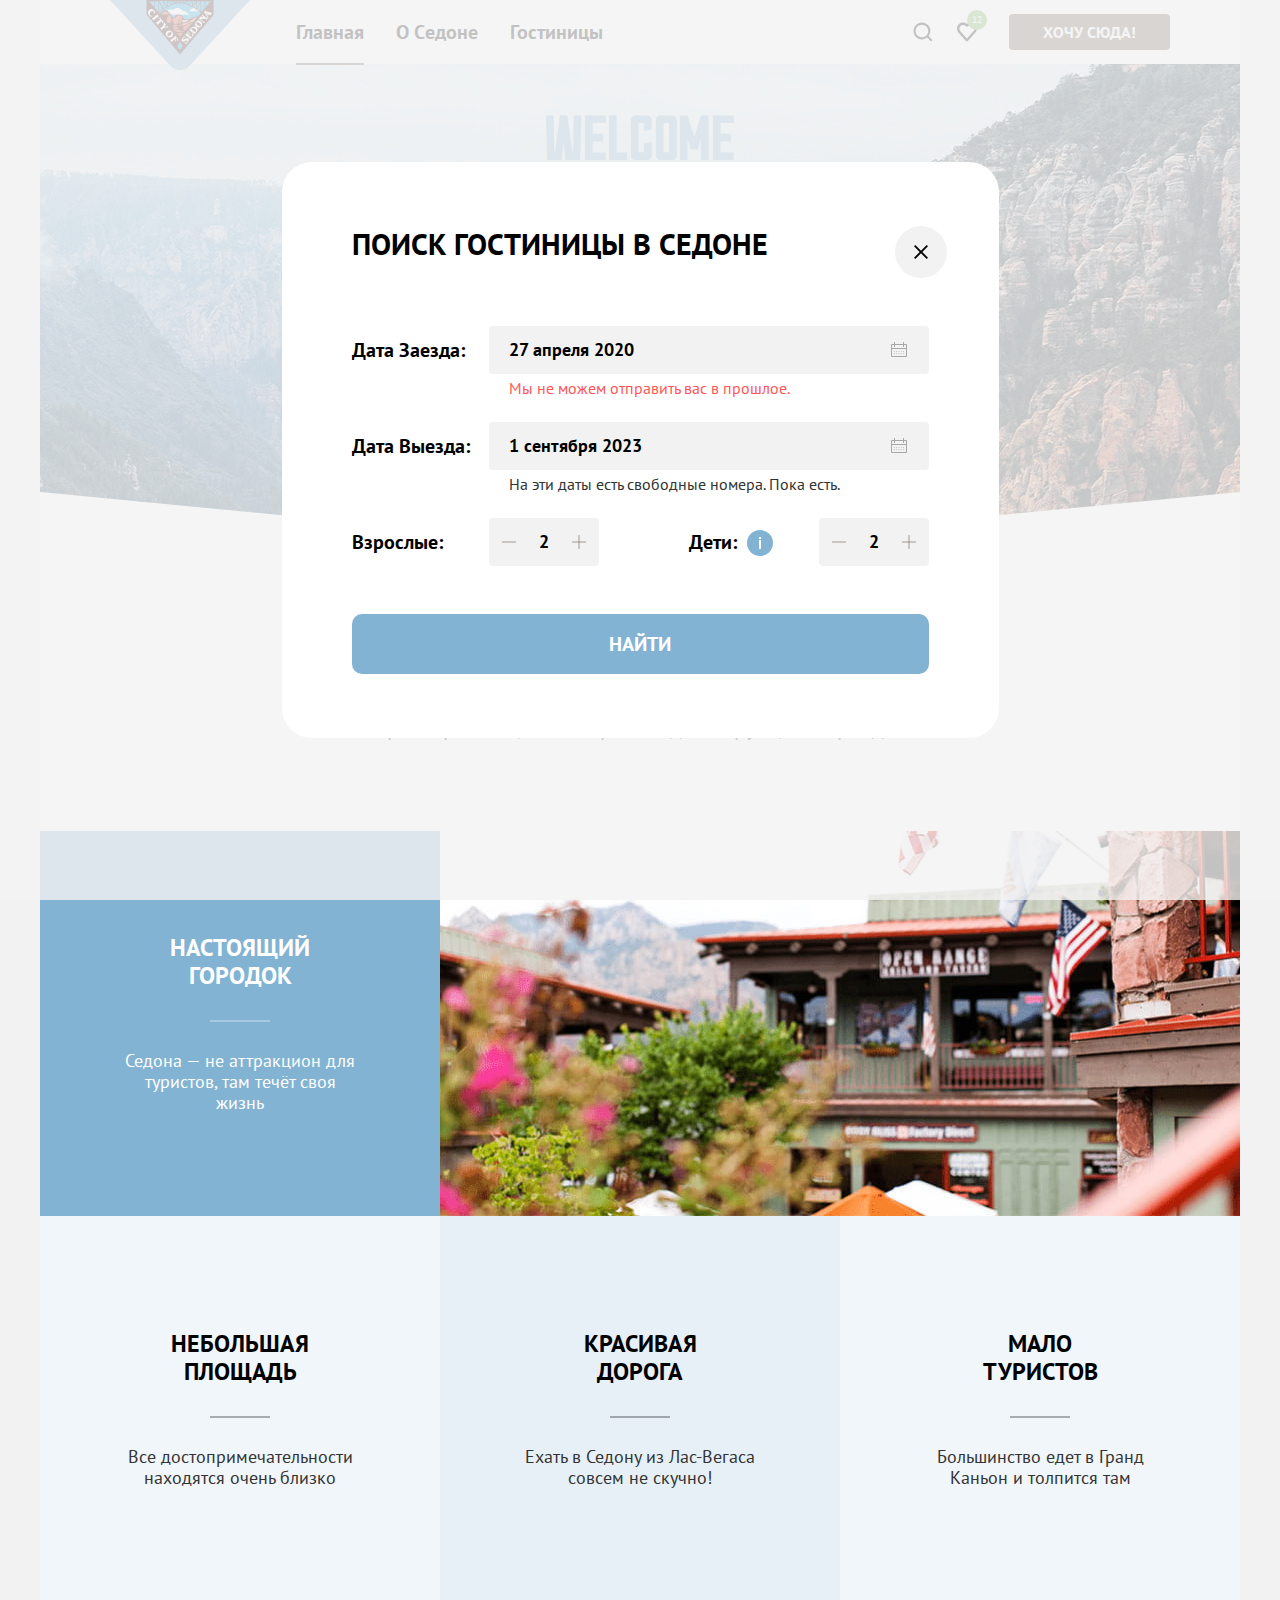
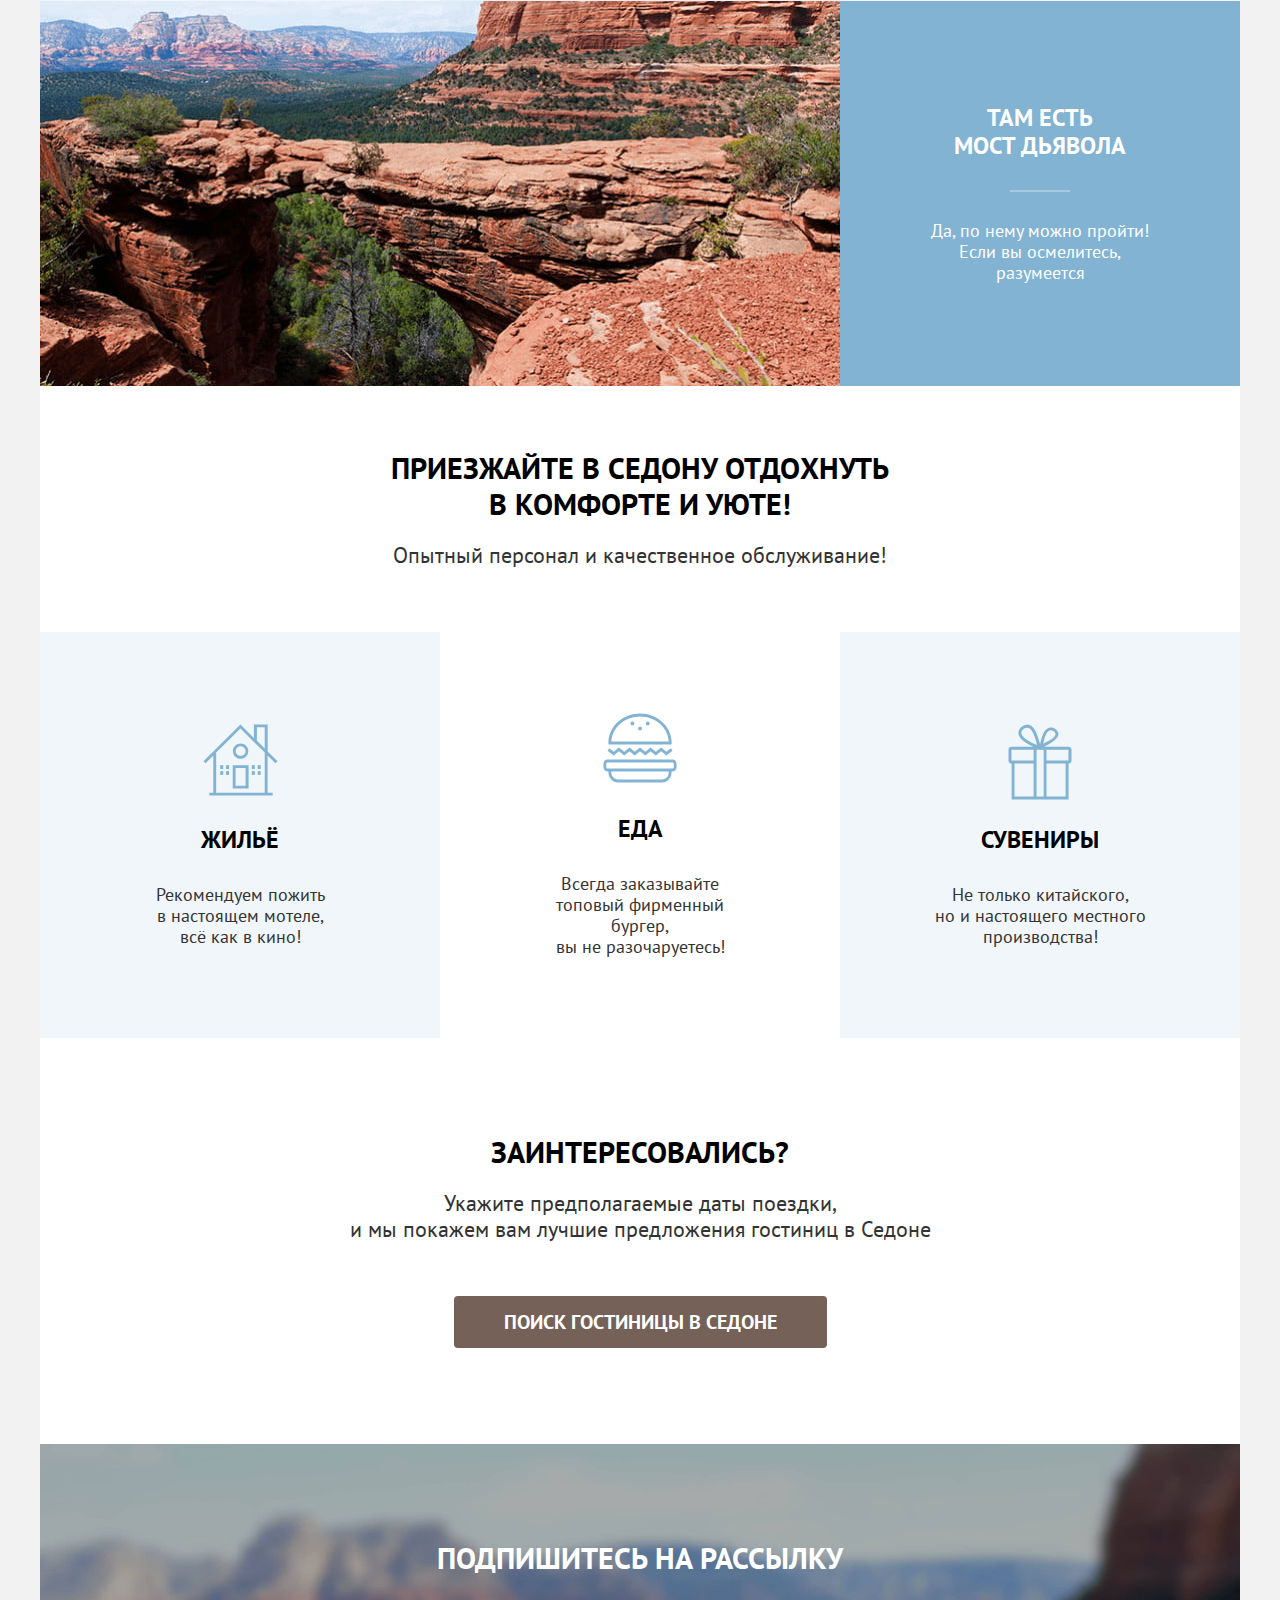
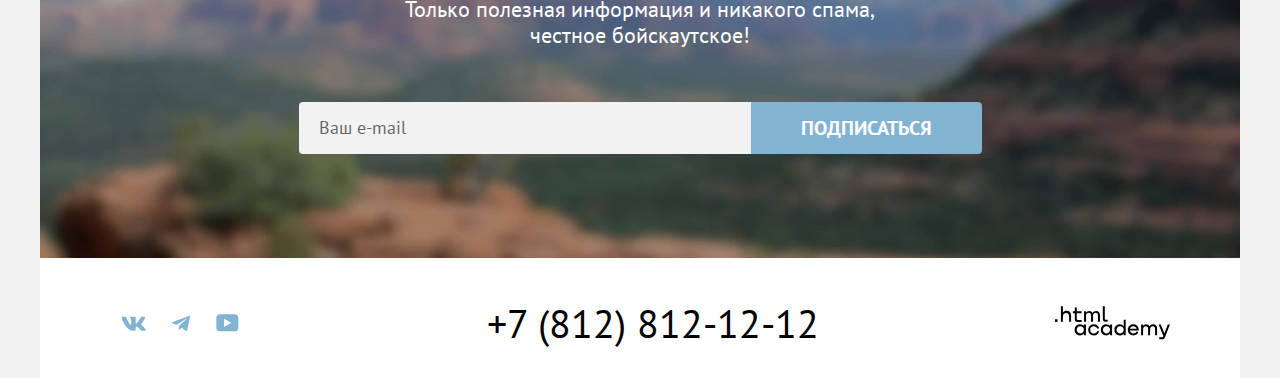
<file: 1/modal.html>
<!DOCTYPE html>
<html lang="ru">

<head>
  <meta charset="utf-8">
  <title>HTML Academy: Седона</title>
  <link rel="stylesheet" href="styles/styles.css">
  <link rel="icon" href="favicon.ico">
  <link rel="icon" type="image/png" href="images/favicon.png">
  <base href="https://htmlacademy-htmlcss.github.io/2088903-sedona-39/1/">
</head>

<body>
<div class="page-container">
  <!-- Header -->
  <header class="page-header" data-test="header">
    <div class="container container-flex">
      <a class="logo">
        <img class="logo-img" src="images/logo.svg" width="140" height="70" alt="Логотип города Седона."
             aria-current="page">
      </a>
      <nav class="nav">
        <ul class="nav-list">
          <li class="nav-item nav-active">
            <span class="nav-link">Главная</span>
          </li>
          <li class="nav-item">
            <a class="nav-link" href="#">О Cедоне</a>
          </li>
          <li class="nav-item">
            <a class="nav-link" href="catalog.html">Гостиницы</a>
          </li>
        </ul>
        <ul class="nav-user-list">
          <li class="nav-user-item">
            <a class="nav-user-link nav-search" href="#">
                  <span class="visually-hidden">
                    Поиск.
                  </span>
            </a>
          </li>
          <li class="nav-user-item">
            <a class="nav-user-link nav-favorites" href="#">
                  <span class="visually-hidden">
                    В избранном.
                  </span>
              <span class="in-favorites">12</span>
            </a>
          </li>
          <li class="nav-user-item">
            <button class="nav-btn btn btn-primary" type="button">Хочу сюда!</button>
          </li>
        </ul>
      </nav>
    </div>
  </header>
  <main class="page-main main-index" data-test="main">
    <!-- Section Hero -->
    <section class="hero" data-test="hero">
      <h1 class="visually-hidden">Городок Седона</h1>
      <img class="hero-img" src="images/hero-statement.svg" width="458" height="352"
           alt="Welcome to the gorgeous SEDONA «Because the Grand Canyon sucks!».">
    </section>
    <!-- Section Advantages -->
    <section class="advantages" data-test="advantages">
      <header class="advantages-header">
        <h2 class="visually-hidden">Преимущества.</h2>
        <p class="advantages-title h2-title">Седона — небольшой городок в Аризоне,<br> заслуживающий большего!</p>
        <p class="advantages-description h2-description">Рассмотрим причины, по которым Седона круче, чем
          Гранд-Каньон!</p>
      </header>
      <ul class="advantages-list">
        <li class="advantages-item item-with-img">
          <div class="advantages-card">
            <h3 class="advantages-card-title h3-title">Настоящий городок</h3>
            <p class="advantages-card-description">Седона — не аттракцион для туристов, там течёт своя жизнь</p>
          </div>
          <img class="advantages-img" src="images/advantages/advantage-1.jpg" width="800" height="385"
               alt="Красивые домики с открытыми террасами на фоне гор в городке Седона.">
        </li>
        <li class="advantages-item">
          <div class="advantages-card">
            <h3 class="advantages-card-title h3-title">Небольшая площадь</h3>
            <p class="advantages-card-description">Все достопримечательности находятся очень близко</p>
          </div>
        </li>
        <li class="advantages-item">
          <div class="advantages-card">
            <h3 class="advantages-card-title h3-title">Красивая дорога</h3>
            <p class="advantages-card-description">Ехать в Седону из Лас-Вегаса совсем не скучно!</p>
          </div>
        </li>
        <li class="advantages-item">
          <div class="advantages-card">
            <h3 class="advantages-card-title h3-title">Мало туристов</h3>
            <p class="advantages-card-description">Большинство едет в Гранд Каньон и толпится там</p>
          </div>
        </li>
        <li class="advantages-item item-with-img item-reverse">
          <div class="advantages-card">
            <h3 class="advantages-card-title h3-title">Там есть<br> мост дьявола</h3>
            <p class="advantages-card-description">Да, по нему можно пройти! Если вы осмелитесь, разумеется</p>
          </div>
          <img class="advantages-img" src="images/advantages/advantage-2.jpg" width="800" height="385"
               alt="Мост дьявола в каньоне около городка Седона.">
        </li>
      </ul>
    </section>
    <!-- Section Services -->
    <section class="services">
      <header class="services-header">
        <h2 class="services-title h2-title">
          Приезжайте в Седону отдохнуть<br>
          в комфорте и уюте!
        </h2>
        <p class="services-description h2-description">
          Опытный персонал и качественное обслуживание!
        </p>
      </header>
      <ul class="services-list">
        <li class="services-item">
          <div class="services-card services-card-accommodation">
            <h3 class="services-card-title h3-title">Жильё</h3>
            <p class="services-card-description">
              Рекомендуем пожить<br>
              в настоящем мотеле,<br>
              всё как в кино!</p>
          </div>
        </li>
        <li class="services-item">
          <div class="services-card services-card-food">
            <h3 class="services-card-title h3-title">Еда</h3>
            <p class="services-card-description">
              Всегда заказывайте<br>
              топовый фирменный бургер,<br>
              вы не разочаруетесь!
            </p>
          </div>
        </li>
        <li class="services-item">
          <div class="services-card services-card-present">
            <h3 class="services-card-title h3-title">Сувениры</h3>
            <p class="services-card-description">
              Не только китайского,<br>
              но и настоящего местного<br>
              производства!
            </p>
          </div>
        </li>
      </ul>
    </section>
    <!-- Section Search Hotels -->
    <section class="search" data-test="search">
      <h2 class="visually-hidden">Поиск гостиницы в Седоне.</h2>
      <p class="search-title h2-title">
        Заинтересовались?
      </p>
      <p class="search-description h2-description">
        Укажите предполагаемые даты поездки,<br>
        и мы покажем вам лучшие предложения гостиниц в Седоне
      </p>
      <button class="search-btn btn btn-primary btn-large" type="button">
        Поиск гостиницы в Cедоне
      </button>
    </section>
    <!-- Section Subscribe -->
    <section class="subscribe subscribe-index" data-test="subscribe">
      <h2 class="subscribe-title h2-title">
        Подпишитесь на рассылку
      </h2>
      <p class="subscribe-description h2-description">
        Только полезная информация и никакого спама,<br> честное бойскаутское!
      </p>
      <form class="subscribe-form" action="https://echo.htmlacademy.ru/" method="post">
        <label class="visually-hidden" for="subscribe-email">Укажите ваш e-mail</label>
        <input class="subscribe-input field" type="email" id="subscribe-email" name="subscribe-email"
               placeholder="Ваш e-mail" required>
        <button class="subscribe-btn btn btn-secondary btn-large" type="submit">Подписаться</button>
      </form>
    </section>
  </main>
  <!-- Footer -->
  <footer class="page-footer" data-test="footer">
    <div class="container container-flex">
      <ul class="social-list">
        <li class="social-item social-vk">
          <a class="social-link" href="https://vk.com/htmlacademy">
            <svg class="social-icon" width="25" height="15" viewBox="0 0 25 15" fill="none"
                 xmlns="http://www.w3.org/2000/svg">
              <path fill-rule="evenodd" clip-rule="evenodd"
                    d="M24.1164 1.80445C24.2824 1.25845 24.1164 0.856445 23.3214 0.856445H20.6964C20.0284 0.856445 19.7204 1.20345 19.5534 1.58645C19.5534 1.58645 18.2184 4.78245 16.3274 6.85845C15.7154 7.46045 15.4374 7.65145 15.1034 7.65145C14.9364 7.65145 14.6854 7.46045 14.6854 6.91345V1.80445C14.6854 1.14845 14.5014 0.856445 13.9454 0.856445H9.81738C9.40038 0.856445 9.14938 1.16045 9.14938 1.44945C9.14938 2.07045 10.0954 2.21445 10.1924 3.96245V7.76045C10.1924 8.59345 10.0394 8.74444 9.70538 8.74444C8.81538 8.74444 6.65038 5.53345 5.36538 1.85945C5.11638 1.14445 4.86438 0.856445 4.19338 0.856445H1.56638C0.816382 0.856445 0.666382 1.20345 0.666382 1.58645C0.666382 2.26845 1.55638 5.65645 4.81138 10.1374C6.98138 13.1974 10.0364 14.8564 12.8194 14.8564C14.4884 14.8564 14.6944 14.4884 14.6944 13.8534V11.5404C14.6944 10.8034 14.8524 10.6564 15.3814 10.6564C15.7714 10.6564 16.4384 10.8484 17.9964 12.3234C19.7764 14.0724 20.0694 14.8564 21.0714 14.8564H23.6964C24.4464 14.8564 24.8224 14.4884 24.6064 13.7604C24.3684 13.0364 23.5184 11.9854 22.3914 10.7384C21.7794 10.0284 20.8614 9.26345 20.5824 8.88045C20.1934 8.38945 20.3044 8.17044 20.5824 7.73345C20.5824 7.73345 23.7824 3.30745 24.1154 1.80445H24.1164Z"/>
            </svg>
            <span class="visually-hidden">Vkontakte.</span>
          </a>
        </li>
        <li class="social-item social-telegram">
          <a class="social-link" href="https://t.me/htmlacademy">
            <svg class="social-icon" width="18" height="16" viewBox="0 0 18 16" fill="none"
                 xmlns="http://www.w3.org/2000/svg">
              <path
                d="M16.785 0.955705L0.840489 7.1042C-0.247661 7.54126 -0.241365 8.14828 0.640845 8.41897L4.73445 9.69597L14.2058 3.72014C14.6537 3.44766 15.0629 3.59424 14.7265 3.89281L7.05283 10.8183H7.05103L7.05283 10.8192L6.77045 15.0387C7.18413 15.0387 7.36669 14.8489 7.59871 14.625L9.58705 12.6915L13.7229 15.7464C14.4855 16.1664 15.0332 15.9506 15.2229 15.0405L17.9379 2.2453C18.2158 1.13107 17.5126 0.626562 16.785 0.955705Z"/>
            </svg>
            <span class="visually-hidden">Telegram.</span>
          </a>
        </li>
        <li class="social-item social-youtube">
          <a class="social-link" href="https://www.youtube.com/user/htmlacademyru">
            <svg class="social-icon" width="23" height="18" viewBox="0 0 23 18" fill="none"
                 xmlns="http://www.w3.org/2000/svg">
              <path
                d="M18.9402 0.356445H3.50738C1.64668 0.356445 0.333252 1.9502 0.333252 3.75645V13.8502C0.333252 15.7627 1.64668 17.3564 3.50738 17.3564H19.1591C20.8009 17.3564 22.3333 15.7627 22.3333 13.9564V3.75645C22.1143 1.9502 20.8009 0.356445 18.9402 0.356445ZM7.99494 12.8939V4.81894L15.3283 8.85645L7.99494 12.8939Z"/>
            </svg>
            <span class="visually-hidden">Youtube.</span>
          </a>
        </li>
      </ul>
      <address class="phone">
        <a class="phone-number" href="tel:+78128121212">+7 (812) 812-12-12</a>
      </address>
      <a class="author-logo" href="https://htmlacademy.ru/">
        <svg class="author-logo-img" width="115" height="34" viewBox="0 0 115 34" fill="none"
             xmlns="http://www.w3.org/2000/svg">
          <path d="M0 13.2564V15.8564H2.5V13.2564H0Z"/>
          <path
            d="M11.6 4.85645C10 4.85645 8.8 5.55645 8 6.55645H7.9V0.356445H5.9V15.8564H7.9V10.5564C7.9 8.45645 9.2 6.95645 11.2 6.95645C13 6.95645 14.1 8.35645 14.1 10.1564V15.8564H16.1V9.75644C16.2 6.75644 14.3 4.85645 11.6 4.85645Z"/>
          <path
            d="M26.6 5.15645H21.8V1.45645H19.8V5.25645H17.9V7.25645H19.8V13.2564C19.8 14.9564 20.8 15.9564 22.5 15.9564H26.6V13.9564H22.9C22.2 13.9564 21.8 13.5564 21.8 12.8564V7.15645H26.6V5.15645Z"/>
          <path
            d="M41.1 4.95645C39.5 4.95645 38.2 5.75644 37.6 7.05645H37.5C36.9 5.85645 35.7 4.95645 34.1 4.95645C32.7 4.95645 31.6 5.75645 31 6.75645H30.9V5.15645H29V15.7564H31V10.3564C31 8.35645 32 6.85645 33.6 6.85645C35.1 6.85645 36 7.85645 36 9.45645V15.7564H38V10.1564C38 7.75645 39.4 6.85645 40.6 6.85645C42.1 6.85645 43 7.85645 43 9.45645V15.7564H45V9.25644C45.1 6.75644 43.6 4.95645 41.1 4.95645Z"/>
          <path
            d="M47.8 13.0564C47.8 14.7564 48.8 15.7564 50.6 15.7564H52.6V13.7564H50.9C50.2 13.7564 49.8 13.3564 49.8 12.6564V0.356445H47.8V13.0564Z"/>
          <path
            d="M28.9 20.0564C28 18.9564 26.7 18.2564 25 18.2564C21.9 18.2564 19.6 20.5564 19.6 23.8564C19.6 27.1564 21.9 29.4564 25 29.4564C26.8 29.4564 28 28.6564 28.8 27.5564H28.9V29.1564H30.9V18.5564H28.9V20.0564ZM25.3 27.4564C23.1 27.4564 21.7 25.8564 21.7 23.8564C21.7 21.8564 23.1 20.2564 25.3 20.2564C27.5 20.2564 28.9 21.8564 28.9 23.8564C28.9 25.7564 27.5 27.4564 25.3 27.4564Z"/>
          <path
            d="M44.2 22.3564C43.7 19.9564 41.6 18.2564 38.8 18.2564C35.4 18.2564 33.2 20.7564 33.2 23.8564C33.2 26.9564 35.4 29.4564 38.8 29.4564C41.6 29.4564 43.7 27.6564 44.2 25.2564H42.1C41.7 26.5564 40.4 27.5564 38.8 27.5564C36.6 27.5564 35.2 25.9564 35.2 23.9564C35.2 21.9564 36.6 20.3564 38.8 20.3564C40.4 20.3564 41.6 21.3564 42.1 22.5564H44.2V22.3564Z"/>
          <path
            d="M55.1 20.0564C54.2 18.9564 52.9 18.2564 51.2 18.2564C48.1 18.2564 45.8 20.5564 45.8 23.8564C45.8 27.1564 48.1 29.4564 51.2 29.4564C53 29.4564 54.2 28.6564 55 27.5564H55.1V29.1564H57.1V18.5564H55.1V20.0564ZM51.5 27.4564C49.3 27.4564 47.9 25.8564 47.9 23.8564C47.9 21.8564 49.3 20.2564 51.5 20.2564C53.7 20.2564 55.1 21.8564 55.1 23.8564C55.1 25.7564 53.6 27.4564 51.5 27.4564Z"/>
          <path
            d="M68.7 20.1564C67.8 19.0564 66.5 18.2564 64.8 18.2564C61.7 18.2564 59.4 20.5564 59.4 23.8564C59.4 27.1564 61.6 29.4564 64.8 29.4564C66.5 29.4564 67.8 28.6564 68.6 27.6564H68.7V29.1564H70.7V13.7564H68.7V20.1564ZM65.1 27.4564C62.9 27.4564 61.5 25.8564 61.5 23.8564C61.5 21.8564 62.9 20.2564 65.1 20.2564C67.3 20.2564 68.7 21.8564 68.7 23.8564C68.6 25.8564 67.2 27.4564 65.1 27.4564Z"/>
          <path
            d="M78.3 18.2564C75 18.2564 72.8 20.7564 72.8 23.8564C72.8 26.8564 74.9 29.4564 78.3 29.4564C80.8 29.4564 82.8 28.1564 83.5 25.8564H81.4C80.9 26.8564 79.8 27.4564 78.4 27.4564C76.5 27.4564 75.1 26.1564 75 24.5564H83.8C84 20.9564 81.8 18.2564 78.3 18.2564ZM78.3 20.1564C80 20.1564 81.3 21.1564 81.6 22.7564H75.1C75.4 21.2564 76.6 20.1564 78.3 20.1564Z"/>
          <path
            d="M98.2 18.2564C96.6 18.2564 95.3 19.0564 94.6 20.2564H94.5C93.9 19.0564 92.7 18.2564 91.1 18.2564C89.7 18.2564 88.6 18.9564 88 20.0564V18.5564H86.1V29.1564H88.1V23.7564C88.1 21.7564 89.1 20.3564 90.7 20.2564C92.2 20.2564 93.1 21.2564 93.1 22.8564V29.1564H95.1V23.5564C95.1 21.1564 96.5 20.2564 97.7 20.2564C99.2 20.2564 100.1 21.2564 100.1 22.8564V29.1564H102.1V22.6564C102.2 20.0564 100.7 18.2564 98.2 18.2564Z"/>
          <path
            d="M109.4 27.3564L105.8 18.4564H103.6L108.4 30.0564C108.1 30.9564 107.7 31.2564 106.7 31.2564H104.2V33.2564H106.7C108.5 33.2564 109.5 32.4564 110.2 30.6564L114.9 18.4564H112.8L109.4 27.3564Z"/>
        </svg>
        <span class="visually-hidden">Логотип HTML Academy.</span>
      </a>
    </div>
  </footer>
</div>
<!-- Modal. Add class 'modal-container-close' to close modal window -->
<div class="modal-container">
  <div class="modal">
    <button class="modal-close-button" type="button">
      <span class="visually-hidden">Закрыть</span>
      <svg class="close-icon" xmlns="http://www.w3.org/2000/svg" width="14" height="14" fill="none" viewBox="0 0 14 14">
        <path d="M14 1.3 12.7 0 7 5.7 1.3 0 0 1.3 5.7 7 0 12.7 1.3 14 7 8.3l5.7 5.7 1.3-1.3L8.3 7 14 1.3Z"/>
      </svg>
    </button>
    <section class="modal-content">
      <h2 class="modal-title h2-title">Поиск гостиницы в Седоне</h2>
      <form class="modal-form" action="https://echo.htmlacademy.ru/" method="post">
        <div class="field-group">
          <label class="field-label" for="arrive">Дата Заезда:</label>
          <div class="field-wrapper">
            <input class="arrive-field field" id="arrive" type="text" name="arrive" placeholder="Дата заезда"
                   value="27 апреля 2020" required>
            <span class="form-message form-error-message">Мы не можем отправить вас в прошлое.</span>
          </div>
        </div>
        <div class="field-group">
          <label class="field-label" for="departure">Дата Выезда:</label>
          <div class="field-wrapper">
            <input class="departure-field field" id="departure" type="text" name="departure"
                   placeholder="Дата выезда" value="1 сентября 2023" required>
            <span class="form-message">На эти даты есть свободные номера. Пока есть.</span>
          </div>
        </div>
        <div class="container-flex">
          <div class="field-group field-guests">
            <label class="field-label" for="adults">Взрослые:</label>
            <div class="field-wrapper">
              <button class="guests-btn decrease-btn" type="button">
                <span class="visually-hidden">Меньше гостей</span>
              </button>
              <input class="guests-field field" id="adults" type="number" name="adults" placeholder="2" value="2"
                     required>
              <button class="guests-btn increase-btn" type="button">
                <span class="visually-hidden">Меньше гостей</span>
              </button>
            </div>
          </div>
          <div class="field-group field-guests">
                <span class="field-label children-label">
                  <label class="field-label" for="children">Дети:</label>
                  <span class="tooltip">
                    <button class="tooltip-toggle" type="button" aria-labelledby="tooltip-label-date">
                      <svg class="tooltip-icon" width="26" height="26" viewBox="0 0 26 26" fill="none"
                           xmlns="http://www.w3.org/2000/svg">
                        <circle cx="13" cy="13" r="13" fill="#83B3D3"/>
                        <path fill-rule="evenodd" clip-rule="evenodd" d="M12 7H14V9H12V7ZM14 19H12V10H14V19Z"
                              fill="white"/>
                      </svg>
                    </button>
                    <span class="tooltip-text" role="tooltip" id="tooltip-label-date">Укажите количество детей, которые
                      будут с вами, возраст
                      которых от 6 до
                      18 лет. Дети до 6 лет размещаются бесплатно.</span>
                  </span>
                </span>
            <div class="field-wrapper">
              <button class="guests-btn decrease-btn" type="button">
                <span class="visually-hidden">Меньше гостей</span>
              </button>
              <input class="guests-field field" id="children" type="number" name="children" placeholder="2"
                     value="2" required>
              <button class="guests-btn increase-btn" type="button">
                <span class="visually-hidden">Меньше гостей</span>
              </button>
            </div>
          </div>
        </div>
        <button class="modal-btn btn btn-secondary" type="submit">Найти</button>
      </form>
    </section>
  </div>
</div>

</body>

</html>
</file>
<file: styles/styles.css>
@font-face {
  font-family: "PT Sans";
  font-style: normal;
  font-weight: 400;
  src: url("../fonts/ptsans-400.woff2") format("woff2");
  font-display: swap;
}

@font-face {
  font-family: "PT Sans";
  font-style: normal;
  font-weight: 700;
  src: url("../fonts/ptsans-700.woff2") format("woff2");
  font-display: swap;
}

*,
*::before,
*::after {
  box-sizing: border-box;
}

html {
  height: 100%;
}

body {
  height: 100%;
  margin: 0;
  font-family: "PT Sans", "Arial", sans-serif;
  font-size: 18px;
  line-height: 21px;
  color: #333333;
  background-color: #f2f2f2;
}

.page-container {
  display: flex;
  flex-direction: column;
  min-height: 100%;
  margin: 0 auto;
  max-width: 1200px;
  min-width: 1200px;
  background-color: #ffffff;
  box-shadow: 0 0 15px 0 rgba(0, 0, 0, 0.2);
}

.container {
  max-width: 1060px;
  margin: 0 auto;
}

.container-flex {
  display: flex;
  gap: 30px;
}

.container-relative {
  position: relative;
}

.page-main {
  flex-grow: 1;
}

img {
  max-width: 100%;
  height: auto;
  object-fit: contain;
}

.btn {
  padding: 8px;
  border-radius: 4px;
  border: none;
  font-family: inherit;
  font-size: 16px;
  line-height: 20px;
  font-weight: 700;
  color: #ffffff;
  text-transform: uppercase;
  cursor: pointer;
}

.btn-large {
  padding: 8px 50px;
  font-size: 20px;
  line-height: 36px;
}

.btn-primary{
  background-color: #756157;
}

.btn-primary:hover,
.btn-primary:focus {
  background-color: #615048;
}

.btn-primary:active {
  background-color: #756157;
}

.btn-secondary {
  background-color: #82b3d3;
}

.btn-secondary:hover,
.btn-secondary:focus {
  background-color: #68a2ca;
}

.btn-secondary:active {
  background-color: #82b3d3;
}

.btn-success {
  background-color: #7db54f;
}

.btn-success:active {
  background-color: #7db54f;
}

.btn-success:hover,
.btn-success:focus {
  background-color: #6c9e42;
}

.btn:active {
  color: rgba(255, 255, 255, 0.3);
}

.btn:disabled {
  color: #ffffff;
  background-color: #e5e5e5;
}

.btn:disabled:hover {
  background-color: #e5e5e5;
  outline: none;
  cursor: default;
}

.btn-reset {
  background-color: transparent;
}

.btn-reset:hover {
  color: rgba(255, 255, 255, 0.6);
}

.btn-reset:focus {
  outline: 3px solid #83b3d3;
}


.h2-title, .h3-title {
  font-weight: 700;
  color: #000000;
  text-transform: uppercase;
}

.h1-title {
  font-size: 60px;
  font-weight: 700;
  line-height: 78px;
}

.h2-title {
  font-size: 30px;
  line-height: 36px;
}

.h3-title {
  font-size: 24px;
  line-height: 28px;
}

.h2-description {
  font-size: 22px;
  line-height: 26px;
}

/* Header */
.page-header {
  color: #000000;
}

.page-header li {
  list-style-type: none;
}

.page-header a {
  text-decoration: none;
}

.logo {
  position: relative;
  margin-bottom: -10px;
}

.nav {
  display: flex;
  justify-content: space-between;
  flex-grow: 1;
}

.nav-list {
  display: flex;
  align-items: center;
  flex-wrap: wrap;
  max-width: 620px;
  margin: 0;
  padding: 0;
}

.nav-item {
  display: flex;
}

.nav-active {
  position: relative;
}

.nav-active::before {
  position: absolute;
  bottom: -1px;
  left: 16px;
  width: calc(100% - 32px);
  height: 2px;
  background: #756257;
  content: "";
}

.nav-user-list {
  display: flex;
  flex-wrap: wrap;
  align-items: center;
  margin: 0;
  padding: 0;
}

.nav-user-item {
  display: flex;
  justify-content: center;
  align-items: center;
  min-width: 44px;
  min-height: 64px;
}

.nav-user-item:has(.btn) {
  margin-left: 20px;
}

.nav-link {
  position: relative;
  padding: 20px 16px;
  font-size: 20px;
  line-height: 24px;
  font-weight: 700;
  color: inherit;
}

.nav-user-link {
  position: relative;
  height: 20px;
  width: 20px;
  padding: 15px;
  background-position: center;
  background-size: 20px 20px;
  background-repeat: no-repeat;
  color: inherit;
}

.nav-search {
  background-image: url("../images/icons/search.svg");
}

.nav-favorites {
  background-image: url("../images/icons/heart.svg");
}

.in-favorites {
  position: absolute;
  top: -7px;
  right: -5px;
  width: 20px;
  height: 20px;
  padding: 5px 0;
  border-radius: 50%;
  background: #7db54f;
  text-align: center;
  color: #ffffff;
  font-size: 10px;
  line-height: 10px;
  font-weight: 400;
}

.nav-btn {
  padding: 8px 34px;
}

/* Main */
.main-index {
  text-align: center;
}

.main-index li,
.main-inner li {
  list-style-type: none;
}

.main-index a,
.main-inner a {
  text-decoration: none;
}

/* Hero */
.hero {
  background-color: #c2ccd3;
  background-image: url("../images/divider.svg"), url("../images/hero-background.jpg");
  background-position: bottom;
  background-size: 100% auto;
  background-repeat: no-repeat;
}

.hero-img {
  padding: 51px 0 82px;
  vertical-align: middle;
}

/* Advantages */
.advantages-header {
  padding: 69px 0 90px;
}

.advantages-title {
  margin: 0;
}

.advantages-description {
  margin: 25px 0 0;
}

.advantages-list {
  margin: 0;
  padding: 0;
  display: flex;
  flex-wrap: wrap;
}

.advantages-item {
  display: flex;
  flex-basis: 400px;
  justify-content: center;
  min-height: 385px;
  background-color: rgba(131, 179, 211, 0.2);
}

.advantages-item:nth-child(even):not(.item-with-img) {
  background-color: rgba(131, 179, 211, 0.12);
}

.advantages-item.item-with-img {
  flex-basis: 100%;
  min-width: 100%;
  max-width: 100%;
  color: #ffffff;
  background-color: #82b3d3;
}

.item-with-img .h3-title {
  color: inherit;
}

.advantages-card {
  display: flex;
  justify-content: center;
  flex-direction: column;
  width: 100%;
  height: 100%;
  padding: 84px;
}

.advantages-card-title {
  margin: 0;
  padding: 0 25px;
}

.advantages-card-description {
  position: relative;
  margin: 30px 0 0;
  padding: 30px 0 0;
}

.advantages-card-description::before {
  position: absolute;
  top: 0;
  left: 50%;
  width: 60px;
  height: 2px;
  transform: translateX(-50%);
  background: rgba(0, 0, 0, 0.3);
  content: "";
}

.item-with-img .advantages-card-description::before {
  background: rgba(255, 255, 255, 0.3);
}

.advantages-img {
  height: 100%;
  min-width: calc(100% - 400px);
}

.item-reverse {
  flex-direction: row-reverse;
}

/* Services */
.services-header {
  padding: 64px 0;
}

.services-title {
  margin: 0;
}

.services-description {
  margin: 20px 0 0;
}

.services-list {
  display: flex;
  flex-wrap: wrap;
  margin: 0;
  padding: 0;
}

.services-item {
  display: flex;
  justify-content: center;
  flex-direction: column;
  min-height: 385px;
  flex-basis: 400px;
  padding: 81px 85px;
}

.services-card {
  background-repeat: no-repeat;
  background-position-x: center;
}

.services-card-accommodation {
  background-image: url("../images/icons/home.svg");
  background-size: 75px 72px;
}

.services-card-food {
  background-image: url("../images/icons/food.svg");
  background-size: 74px 70px;
}

.services-card-present {
  background-image: url("../images/icons/present.svg");
  background-size: 64px 76px;
}

.services-item:nth-child(odd) {
  background-color: rgba(131, 179, 211, 0.12);
}

.services-card-title {
  margin: 102px 0 0;
}

.services-card-description {
  margin: 30px 0 0;
}

/* Search */
.search {
  padding: 96px 0;
}

.search-title {
  margin: 0;
}

.search-description {
  margin: 20px 0 0;
}

.search-btn {
  margin: 54px 0 0;
}

/* Subscribe */
.subscribe {
  padding: 96px 104px 104px;
}

.subscribe-index {
  background-image: url("../images/subscribe-background.jpg");
  background-size: 100% auto;
  background-repeat: no-repeat;
  color: #ffffff;
  background-color: #96705b;
}

.subscribe-index .h2-title {
  color: inherit;
}

.subscribe-inner {
  text-align: center;
}

.subscribe-title {
  margin: 0;
}

.subscribe-description {
  margin: 20px 0 0;
}

.subscribe-form {
  display: flex;
  justify-content: center;
  margin: 54px 0 0;
}

.subscribe-btn {
  border-radius: 0 4px 4px 0;
}

/* Footer */
.page-footer {
  padding: 45px 0 35px;
}

.page-footer .container-flex {
  align-items: center;
}

.social-list {
  display: flex;
  flex-wrap: wrap;
  max-width: 240px;
  margin: 0;
  padding: 0;
  list-style: none;
}

.social-item {
  position: relative;
  min-width: 47px;
  min-height: 40px;
}

.social-link {
  display: block;
  height: 100%;
}

.social-icon,
.author-logo-img {
  position: absolute;
  top: 0;
  right: 0;
  bottom: 0;
  left: 0;
  margin: auto;
}

.social-icon {
  fill: #83b3d3;
}

.social-link:hover .social-icon,
.social-link:focus .social-icon {
  fill: #68a2ca;
}

.social-link:active .social-icon {
  fill: rgba(104, 162, 202, 0.3);
}

.phone {
  margin: 0 auto;
}

.phone-number {
  font-size: 40px;
  font-style: normal;
  line-height: 40px;
  color: #000000;
  text-decoration: none;
}

.phone-number:hover,
.phone-number:focus {
  color: #756157;
}

.phone-number:active {
  color: rgba(117, 97, 87, 0.3);
}

.author-logo {
  position: relative;
  min-width: 115px;
  min-height: 33px;
}

.author-logo-img {
  fill: #000000;
}

.author-logo-img:hover,
.author-logo-img:focus {
  fill: #756157;
}

.author-logo-img:active {
  fill: rgba(117, 97, 87, 0.3);
}

/* Filter */
.header-inner {
  padding: 35px 0 70px;
  background-image: url("../images/catalog-background.jpg");
  background-size: cover;
  background-repeat: no-repeat;
  color: #ffffff;
  background-color: #96705b;
}

.header-inner-title {
  margin: 0;
}

.breadcrumbs {
  display: flex;
  flex-wrap: wrap;
  gap: 28px;
  margin: 8px 0 0;
  padding: 0;
}

.breadcrumbs-link {
  position: relative;
  font-size: 16px;
  color: inherit;
}

.breadcrumbs-link::before {
  position: absolute;
  top: 6px;
  left: -18px;
  width: 7px;
  height: 10px;
  color: inherit;
  content: "";
  background-image: url("../images/icons/arrow-right.svg");
}

.breadcrumbs-home {
  display: block;
  width: 12px;
  height: 100%;
  color: inherit;
}

.breadcrumbs-home svg {
  fill: #ffffff;
}

.breadcrumbs-home:hover svg{
  fill: rgba(255, 255, 255, 0.6);
}

.breadcrumbs-home:active svg{
  fill: rgba(255, 255, 255, 0.3);
}

.filter {
  display: flex;
  gap: 70px;
  margin: 40px 0 0;
}

.filter-group {
  border: none;
  margin: 0;
  padding: 0;
}

.filter-group:nth-child(1),
.filter-group:nth-child(2) {
  min-width: 150px;
  max-width: 150px;
}

.filter-group:nth-child(2) {
  margin-right: auto;
}

.filter-title {
  font-size: 20px;
  font-weight: 700;
  line-height: 24px;
}

.filter-list {
  display: flex;
  flex-direction: column;
  gap: 16px;
  margin: 32px 0 0;
  padding: 0;
}

.filter-btn-container {
  display: flex;
  flex-direction: column;
  justify-content: end;
  gap: 32px;
  width: 191px;
}

/* Control */
.control {
  position: relative;
  display: block;
  padding-left: 36px;
  cursor: pointer;
}

/* Mark */
.control::before {
  position: absolute;
  top: 1px;
  left: 0;
  width: 20px;
  height: 20px;
  border-radius: 4px;
  border: none;
  background-color: #ffffff;
  content: "";
}

.control-label {
  line-height: 23px;
}

.radio.control::before {
  border-radius: 50%;
}

.control:hover::before,
.control:hover .control-label {
  opacity: 0.6;
}

.control:active::before,
.control:active .control-label {
  opacity: 0.3;
}

.control:has(.checkbox-input[type="checkbox"]:checked)::before {
  background-image: url("../images/icons/checked.svg");
  background-size: 13px 11px;
  background-position: 4px center;
  background-repeat: no-repeat;
}

.control:has(.radio-input[type="radio"]:checked)::after {
  position: absolute;
  top: 6px;
  left: 5px;
  width: 10px;
  height: 10px;
  border-radius: 50%;
  background-color: #3f5e72;
  content: "";
}

.control:has(input:focus-visible)::before {
  outline: 3px solid #83b3d3;
}

.field {
  background-color: #f2f2f2;
  border-radius: 4px;
  border: none;
  font: inherit;
  font-weight: 700;
  line-height: 24px;
  color: #000000;
}

.field::placeholder {
  font-weight: 400;
  color: rgba(0, 0, 0, 0.6);
}

.field:hover,
.field:focus {
  color: rgba(0, 0, 0, 0.6);
  background-color: #e6e6e6;
}

.field:focus {
  outline: 3px solid #83b3d3;
}

.field::-webkit-outer-spin-button,
.field::-webkit-inner-spin-button {
  appearance: none;
  margin: 0;
}

.field[type="number"] {
  -moz-appearance: textfield;
}

/* Catalog List */
.catalog {
  padding: 50px 0 60px;
}

.catalog-header {
  display: flex;
  align-items: center;
  gap: 70px;
}

.catalog-title {
  margin: 0 auto 0 0;
}

.catalog-list {
  display: grid;
  grid-template-columns: repeat(3, 1fr);
  gap: 20px;
  margin: 40px 0 0;
  padding: 0;
}

.catalog-item {
  max-width: 340px;
}

.catalog .btn {
  display: inline-block;
  width: 140px;
  padding-left: 0;
  padding-right: 0;
  text-align: center;
}

.view-modes {
  display: flex;
  flex-wrap: wrap;
  gap: 8px;
  max-width: 280px;
  margin: 0;
  padding: 0;
}

.view-mode {
  min-width: 48px;
  min-height: 48px;
}

.view-mode-link {
  display: block;
  height: 100%;
  border: 2px solid #e5e5e5;
  border-radius: 4px;
}

.view-mode-selected,
.view-mode-link:hover {
  border: 2px solid #000000;
}

.view-mode-link:focus {
  border: 2px solid #68a2ca;
}

.view-mode-link:active {
  border: 2px solid #000000;
}

.view-mode-tile {
  background-image: url("../images/icons/tile.svg");
  background-size: 16px 14px;
  background-repeat: no-repeat;
  background-position: center;
}

.view-mode-single {
  background-image: url("../images/icons/single.svg");
  background-size: 16px 14px;
  background-repeat: no-repeat;
  background-position: center;
}

.view-mode-list {
  background-image: url("../images/icons/list.svg");
  background-size: 16px 14px;
  background-repeat: no-repeat;
  background-position: center;
}

.product-card {
  padding: 19px;
  border: 1px solid #e6e6e6;
  display: grid;
  grid-template-columns: repeat(2, 1fr);
  grid-template-rows: auto auto 1fr auto auto;
  column-gap: 20px;
  row-gap: 16px;
  height: 100%;
  border-radius: 4px;
}

.product-card-title,
.product-card-text {
  margin: 0;
  word-break: break-word;
}

.product-card-title.h3-title {
  text-transform: none;
}

.product-card-text {
  align-self: end;
}

.product-card-img {
  vertical-align: middle;
}

.product-card-link {
  grid-column: 1 / -1;
  color: #000000;
}

.product-card-price {
  justify-self: end;
}

.product-card-btns {
  display: flex;
  gap: 20px;
  padding-top: 16px;
}

.product-card-stars {
  margin: 0;
  background-image: url("../images/icons/star.svg");
  background-size: 24px 17px;
  background-position-x: left;
  background-position-y: center;
  background-repeat: repeat-x;
}

.two-stars {
  width: calc(24px * 2);
}

.three-stars {
  width: calc(24px * 3);
}

.four-stars {
  width: calc(24px * 4);
}

.product-card-rating {
  margin: 0;
  padding: 9px 22px 8px 23px;
  color: #333333;
  font-size: 16px;
  font-weight: 400;
  line-height: 20px;
  text-transform: uppercase;
  background-color: #f2f2f2;
  border-radius: 4px;
  border: none;
  cursor: default;
}

/* Pagination */
.pagination {
  display: flex;
  flex-wrap: wrap;
  gap: 8px;
  margin: 40px 0 0;
  padding: 40px 0 0;
  border-top: 1px solid #e6e6e6;
}

.pagination-link {
  display: flex;
  justify-content: center;
  align-items: center;
  min-width: 60px;
  min-height: 60px;
  background-color: #82b3d3;
  border-radius: 4px;
  font-size: 20px;
  font-weight: 700;
  line-height: 36px;
  color: #ffffff;
}

.pagination-link:hover,
.pagination-link:focus {
  background: #68a2ca;
  border: 1px solid #82b3d3;
}

.pagination-link:focus {
  outline: 2px solid #82b3d3;
}

.pagination-link:active {
  background: #82b3d3;
  color: rgba(255, 255, 255, 0.3);
}

.pagination-link-current,
.pagination-link-more,
.pagination-link-more:hover,
.pagination-link-more:focus,
.pagination-link-more:active,
.pagination-link-current:hover,
.pagination-link-current:focus,
.pagination-link-current:active {
  color: #000000;
  background-color: #f2f2f2;
  border: none;
}

.visually-hidden {
  position: absolute;
  width: 1px;
  height: 1px;
  margin: -1px;
  padding: 0;
  border: 0;
  clip: rect(0 0 0 0);
  overflow: hidden;
}


/* Range */
.range {
  margin: 43px 0 9px;
}

.range-scale {
  position: relative;
  height: 4px;
  background-color: #6e7576;
}

.range-bar {
  position: absolute;
  height: 4px;
  background-color: #ffffff;
}

.range-toggle {
  position: absolute;
  width: 20px;
  height: 20px;
  background: #ffffff;
  border: none;
  border-radius: 5px;
  cursor: pointer;
}

.range-toggle:hover {
  background: #ffffff;
}

.range-toggle:focus {
  outline: 3px solid #83b3d3;
  box-shadow: 0 4px 10px 0 rgba(0, 0, 0, 0.25);
}

.range-toggle:active {
  outline: 2px solid #83b3d3;
  box-shadow: 0 4px 10px 0 rgba(0, 0, 0, 0.25);
}

.toggle-min {
  top: -8px;
  left: 0;
}

.toggle-max {
  top: -8px;
  right: -10px;
}

.range-input {
  width: 100%;
  margin: 0;
  padding: 12px 42px 12px 20px;
}

.range-input:hover,
.range-input:focus {
  color: #000000;
}

.range-min {
  border-radius: 4px 0 0 4px;
}

.range-max {
  border-radius: 0 4px 4px 0;
}

.range-wrapper-inputs {
  position: relative;
  display: flex;
  gap: 2px;
  max-width: 288px;
  margin: 32px 0 0;
}

.catalog-filter-label {
  position: absolute;
  top: 0;
  bottom: 0;
  right: 20px;
  width: 17px;
  height: 24px;
  margin: auto 0;
  line-height: 24px;
  color: #000000;
  opacity: 0.3;
}

/* Control */
.select-control {
  width: 292px;
  padding: 12px 48px 12px 20px;
  font: inherit;
  background-color: #ffffff;
  border: 2px solid #e5e5e5;
  border-radius: 4px;
  background-image: url("../images/icons/arrow-down.svg");
  background-repeat: no-repeat;
  background-position: right 20px center;
  appearance: none;
}

.select-control:hover,
.select-control:focus {
  border-color: #68a2ca;
}

.select-control:focus {
  outline: 2px solid #68a2ca;
}

.select-control:disabled {
  border: 2px solid rgba(0, 0, 0, 0.3);
}

.subscribe-input {
  width: 452px;
  padding: 14px 20px;
  border-radius: 4px 0 0 4px;
}

/* Modal */
.modal-container {
  position: fixed;
  top: 0;
  left: 0;
  display: flex;
  width: 100%;
  height: 100%;
  background-color: rgba(242, 242, 242, 0.8);
}

.modal {
  position: relative;
  width: 717px;
  margin: auto;
  padding: 64px 70px;
  background-color: #ffffff;
  border-radius: 30px;
  box-shadow: 0 25px 50px 0 rgba(0, 0, 0, 0.15);
}

.modal-close-button {
  position: absolute;
  padding: 0;
  top: 64px;
  right: 52px;
  width: 52px;
  height: 52px;
  background-color: #f2f2f2;
  border: none;
  border-radius: 50%;
  cursor: pointer;
}

.close-icon {
  display: block;
  margin: auto;
  fill:#000000;
}

.modal-close-button:hover,
.modal-close-button:focus,
.modal-close-button:active {
  background-color: #e6e6e6;
}

.modal-close-button:focus {
  outline: 3px solid #83b3d3;
}

.modal-close-button:active .close-icon {
  opacity: 0.3;
}

.modal-title {
  margin: 0;
}

.modal-form {
  margin: 64px 0 0;
}

.modal-form .container-flex {
  flex-wrap: wrap;
}

.field-group {
  display: flex;
  justify-content: space-between;
  align-items: center;
  flex-wrap: wrap;
  margin: 0;
}

.field-label {
  font-size: 20px;
  font-weight: 700;
  line-height: 24px;
  color: #000000;
}

.field-group + .field-group:not(.field-guests),
.field-group + .container-flex {
  margin-top: 48px;
}

.container-flex:has(.field-guests) {
  justify-content: space-between;
}

.field-wrapper {
  position: relative;
  flex-basis: 440px;
  max-width: 440px;
}

.field-guests .field-wrapper {
  flex-basis: 110px;
  max-width: 110px;
  min-width: 110px;
}

.arrive-field,
.departure-field {
  width: 100%;
  padding: 12px 20px;
  background-image: url("../images/icons/calendar.svg");
  background-size: 20px 20px;
  background-position: right 20px center;
  background-repeat: no-repeat;
}

.guests-field {
  width: 100%;
  padding: 14px 40px;
  line-height: 20px;
  text-align: center;
}

.field-guests {
  gap: 46px;
  max-width: fit-content;
}

.children-label {
  padding-right: 36px;
}

.guests-btn {
  position: absolute;
  width: 40px;
  height: 48px;
  padding: 14px 10px;
  border: none;
  background-color: transparent;
  cursor: pointer;
}

.increase-btn {
  right: 0;
}

.guests-btn::before,
.guests-btn.increase-btn::after {
  position: absolute;
  top: 0;
  right: 0;
  left: 0;
  bottom: 0;
  width: 14px;
  height: 2px;
  margin: auto;
  content: "";
  background-color: rgba(117, 97, 87, 0.3);
}

.guests-btn.increase-btn::after {
  transform: rotate(90deg);
}

.guests-btn:hover::before,
.guests-btn.increase-btn:hover::after,
.guests-btn:focus::before,
.guests-btn.increase-btn:focus::after {
  background-color: #000000;
}

.guests-btn:focus,
.guests-btn.increase-btn:focus {
  border-radius: 4px;
  outline: 3px solid #82b3d3;
}

.guests-btn:active::before,
.guests-btn.increase-btn:active::after {
  background-color: rgba(117, 97, 87, 0.2);
}

.modal-btn {
  display: block;
  width: 100%;
  margin-top: 48px;
  padding: 18px;
  border-radius: 10px;
  font-size: 20px;
  line-height: 24px;
}

.modal-container-close {
  display: none;
}

.form-message {
  position: absolute;
  left: 0;
  bottom: 0;
  width: 100%;
  padding: 4px 20px 0;
  font-size: 16px;
  transform: translateY(100%);
}

.form-error-message {
  color: #ff5757;
}

/* Tooltip */
.tooltip {
  position: absolute;
  margin-left: 10px;
  width: 26px;
  height: 26px;
}

.tooltip-toggle {
  display: block;
  margin: 0;
  padding: 0;
  border: none;
  background-color: transparent;
}

.tooltip-icon {
  display: block;
  width: 100%;
  height: 100%;
}

.tooltip-text {
  position: absolute;
  top: 100%;
  left: 50%;
  transform: translateX(-50%);
  z-index: 1;
  display: none;
  width: 256px;
  margin-top: 13px;
  padding: 20px 18px 23px 22px;;
  color: #ffffff;
  font-size: 16px;
  font-weight: 400;
  line-height: 20px;
  border-radius: 10px;
  background-color: #333333;
}

.tooltip-text::after {
  content: "";
  position: absolute;
  bottom: 100%;
  left: 50%;
  transform: translateX(-50%);
  border: 9px solid transparent;
  border-bottom: 9px solid #333333;
}

.tooltip-toggle:hover + .tooltip-text,
.tooltip-toggle:focus + .tooltip-text {
  display: block;
}
</file>
<file: 1/styles/styles.css>
@font-face {
  font-family: "PT Sans";
  font-style: normal;
  font-weight: 400;
  src: url("../fonts/ptsans-400.woff2") format("woff2");
  font-display: swap;
}

@font-face {
  font-family: "PT Sans";
  font-style: normal;
  font-weight: 700;
  src: url("../fonts/ptsans-700.woff2") format("woff2");
  font-display: swap;
}

*,
*::before,
*::after {
  box-sizing: border-box;
}

html {
  height: 100%;
}

body {
  height: 100%;
  margin: 0;
  font-family: "PT Sans", "Arial", sans-serif;
  font-size: 18px;
  line-height: 21px;
  color: #333333;
  background-color: #f2f2f2;
}

.page-container {
  display: flex;
  flex-direction: column;
  min-height: 100%;
  margin: 0 auto;
  max-width: 1200px;
  min-width: 1200px;
  background-color: #ffffff;
}

.container {
  max-width: 1060px;
  margin: 0 auto;
}

.container-flex {
  display: flex;
  gap: 30px;
}

.container-relative {
  position: relative;
}

.page-main {
  flex-grow: 1;
}

img {
  max-width: 100%;
  height: auto;
  object-fit: contain;
}

.btn {
  padding: 8px;
  border-radius: 4px;
  border: none;
  font-family: inherit;
  font-size: 16px;
  line-height: 20px;
  font-weight: 700;
  color: #ffffff;
  text-transform: uppercase;
  cursor: pointer;
}

.btn-large {
  padding: 8px 50px;
  font-size: 20px;
  line-height: 36px;
}

.btn-primary{
  background-color: #756157;
}

.btn-primary:hover,
.btn-primary:focus {
  background-color: #615048;
}

.btn-primary:active {
  background-color: #756157;
}

.btn-secondary {
  background-color: #82b3d3;
}

.btn-secondary:hover,
.btn-secondary:focus {
  background-color: #68a2ca;
}

.btn-secondary:active {
  background-color: #82b3d3;
}

.btn-success {
  background-color: #7db54f;
}

.btn-success:active {
  background-color: #7db54f;
}

.btn-success:hover,
.btn-success:focus {
  background-color: #6c9e42;
}

.btn:active {
  color: rgba(255, 255, 255, 0.3);
}

.btn:disabled {
  color: #ffffff;
  background-color: #e5e5e5;
}

.btn:disabled:hover {
  background-color: #e5e5e5;
  outline: none;
  cursor: default;
}

.btn-reset {
  background-color: transparent;
}

.btn-reset:hover {
  color: rgba(255, 255, 255, 0.6);
}

.btn-reset:focus {
  outline: 3px solid #83b3d3;
}


.h2-title, .h3-title {
  font-weight: 700;
  color: #000000;
  text-transform: uppercase;
}

.h1-title {
  font-size: 60px;
  font-weight: 700;
  line-height: 78px;
}

.h2-title {
  font-size: 30px;
  line-height: 36px;
}

.h3-title {
  font-size: 24px;
  line-height: 28px;
}

.h2-description {
  font-size: 22px;
  line-height: 26px;
}

/* Header */
.page-header {
  color: #000000;
}

.page-header li {
  list-style-type: none;
}

.page-header a {
  text-decoration: none;
}

.logo {
  position: relative;
  margin-bottom: -10px;
}

.nav {
  display: flex;
  justify-content: space-between;
  flex-grow: 1;
}

.nav-list {
  display: flex;
  align-items: center;
  flex-wrap: wrap;
  max-width: 620px;
  margin: 0;
  padding: 0;
}

.nav-item {
  display: flex;
}

.nav-active {
  position: relative;
}

.nav-active::before {
  position: absolute;
  bottom: -1px;
  left: 16px;
  width: calc(100% - 32px);
  height: 2px;
  background: #756257;
  content: "";
}

.nav-user-list {
  display: flex;
  flex-wrap: wrap;
  align-items: center;
  margin: 0;
  padding: 0;
}

.nav-user-item {
  display: flex;
  justify-content: center;
  align-items: center;
  min-width: 44px;
  min-height: 64px;
}

.nav-user-item:has(.btn) {
  margin-left: 20px;
}

.nav-link {
  position: relative;
  padding: 20px 16px;
  font-size: 20px;
  line-height: 24px;
  font-weight: 700;
  color: inherit;
}

.nav-user-link {
  position: relative;
  height: 20px;
  width: 20px;
  padding: 15px;
  background-position: center;
  background-size: 20px 20px;
  background-repeat: no-repeat;
  color: inherit;
}

.nav-search {
  background-image: url("../images/icons/search.svg");
}

.nav-favorites {
  background-image: url("../images/icons/heart.svg");
}

.in-favorites {
  position: absolute;
  top: -7px;
  right: -5px;
  width: 20px;
  height: 20px;
  padding: 5px 0;
  border-radius: 50%;
  background: #7db54f;
  text-align: center;
  color: #ffffff;
  font-size: 10px;
  line-height: 10px;
  font-weight: 400;
}

.nav-btn {
  padding: 8px 34px;
}

/* Main */
.main-index {
  text-align: center;
}

.main-index li,
.main-inner li {
  list-style-type: none;
}

.main-index a,
.main-inner a {
  text-decoration: none;
}

/* Hero */
.hero {
  background-color: #ddebf4;
  background-image: url("../images/hero-background.jpg");
  background-size: 100% auto;
  background-repeat: no-repeat;
}

.hero-img {
  padding: 51px 0 82px;
  vertical-align: middle;
}

/* Advantages */
.advantages-header {
  padding: 69px 0 90px;
}

.advantages-title {
  margin: 0;
}

.advantages-description {
  margin: 25px 0 0;
}

.advantages-list {
  margin: 0;
  padding: 0;
  display: flex;
  flex-wrap: wrap;
}

.advantages-item {
  display: flex;
  flex-basis: 400px;
  justify-content: center;
  min-height: 385px;
  background-color: rgba(131, 179, 211, 0.2);
}

.advantages-item.item-with-img {
  flex-basis: 100%;
  min-width: 100%;
  max-width: 100%;
  color: #ffffff;
  background-color: #82b3d3;
}

.advantages-item:nth-child(even) {
  background-color: rgba(131, 179, 211, 0.12);
}

.item-with-img .h3-title {
  color: inherit;
}

.advantages-card {
  display: flex;
  justify-content: center;
  flex-direction: column;
  width: 100%;
  height: 100%;
  padding: 84px;
}

.advantages-card-title {
  margin: 0;
  padding: 0 25px;
}

.advantages-card-description {
  position: relative;
  margin: 30px 0 0;
  padding: 30px 0 0;
}

.advantages-card-description::before {
  position: absolute;
  top: 0;
  left: 50%;
  width: 60px;
  height: 2px;
  transform: translateX(-50%);
  background: rgba(0, 0, 0, 0.3);
  content: "";
}

.item-with-img .advantages-card-description::before {
  background: rgba(255, 255, 255, 0.3);
}

.advantages-img {
  height: 100%;
  min-width: calc(100% - 400px);
  object-fit: cover;
}

.item-reverse {
  flex-direction: row-reverse;
}

/* Services */
.services-header {
  padding: 64px 0;
}

.services-title {
  margin: 0;
}

.services-description {
  margin: 20px 0 0;
}

.services-list {
  display: flex;
  flex-wrap: wrap;
  margin: 0;
  padding: 0;
}

.services-item {
  display: flex;
  justify-content: center;
  flex-direction: column;
  min-height: 385px;
  flex-basis: 400px;
  padding: 81px 85px;
}

.services-card {
  background-repeat: no-repeat;
  background-position-x: center;
}

.services-card-accommodation {
  background-image: url("../images/icons/home.svg");
  background-size: 75px 72px;
}

.services-card-food {
  background-image: url("../images/icons/food.svg");
  background-size: 74px 70px;
}

.services-card-present {
  background-image: url("../images/icons/present.svg");
  background-size: 64px 76px;
}

.services-item:nth-child(odd) {
  background-color: rgba(131, 179, 211, 0.12);
}

.services-card-title {
  margin: 102px 0 0;
}

.services-card-description {
  margin: 30px 0 0;
}

/* Search */
.search {
  padding: 96px 0;
}

.search-title {
  margin: 0;
}

.search-description {
  margin: 20px 0 0;
}

.search-btn {
  margin: 54px 0 0;
}

/* Subscribe */
.subscribe {
  padding: 96px 104px 104px;
}

.subscribe-index {
  background-image: url("../images/subscribe-background.jpg");
  background-size: 100% auto;
  background-repeat: no-repeat;
  color: #ffffff;
  background-color: #ddebf4;
}

.subscribe-index .h2-title {
  color: inherit;
}

.subscribe-inner {
  text-align: center;
}

.subscribe-title {
  margin: 0;
}

.subscribe-description {
  margin: 20px 0 0;
}

.subscribe-form {
  display: flex;
  justify-content: center;
  margin: 54px 0 0;
}

.subscribe-btn {
  border-radius: 0 4px 4px 0;
}

/* Footer */
.page-footer {
  padding: 45px 0 35px;
}

.social-list {
  display: flex;
  flex-wrap: wrap;
  max-width: 240px;
  margin: 0;
  padding: 0;
  list-style: none;
}

.social-item {
  position: relative;
  min-width: 47px;
  min-height: 40px;
}

.social-link {
  display: block;
  height: 100%;
}

.social-icon,
.author-logo-img {
  position: absolute;
  top: 0;
  right: 0;
  bottom: 0;
  left: 0;
  margin: auto;
}

.social-icon {
  fill: #83b3d3;
}

.social-link:hover .social-icon,
.social-link:focus .social-icon {
  fill: #68a2ca;
}

.social-link:active .social-icon {
  fill: rgba(104, 162, 202, 0.3);
}

.phone {
  margin: 0 auto;
}

.phone-number {
  font-size: 40px;
  font-style: normal;
  line-height: 40px;
  color: #000000;
  text-decoration: none;
}

.phone-number:hover,
.phone-number:focus {
  color: #756157;
}

.phone-number:active {
  color: rgba(117, 97, 87, 0.3);
}

.author-logo {
  position: relative;
  min-width: 115px;
  min-height: 33px;
}

.author-logo-img {
  fill: #000000;
}

.author-logo-img:hover,
.author-logo-img:focus {
  fill: #756157;
}

.author-logo-img:active {
  fill: rgba(117, 97, 87, 0.3);
}

/* Filter */
.header-inner {
  padding: 35px 0 70px;
  background-image: url("../images/catalog-background.jpg");
  background-size: cover;
  background-repeat: no-repeat;
  color: #ffffff;
  background-color: #ddebf4;
}

.header-inner-title {
  margin: 0;
}

.breadcrumbs {
  display: flex;
  flex-wrap: wrap;
  gap: 28px;
  margin: 8px 0 0;
  padding: 0;
}

.breadcrumbs-link {
  position: relative;
  font-size: 16px;
  color: inherit;
}

.breadcrumbs-link::before {
  position: absolute;
  top: 6px;
  left: -18px;
  width: 7px;
  height: 10px;
  color: inherit;
  content: "";
  background-image: url("../images/icons/arrow-right.svg");
}

.breadcrumbs-home {
  display: block;
  width: 12px;
  height: 100%;
  color: inherit;
}

.breadcrumbs-home svg {
  fill: #ffffff;
}

.breadcrumbs-home:hover svg{
  fill: rgba(255, 255, 255, 0.6);
}

.breadcrumbs-home:active svg{
  fill: rgba(255, 255, 255, 0.3);
}

.filter {
  display: flex;
  gap: 70px;
  margin: 40px 0 0;
}

.filter-group {
  border: none;
  margin: 0;
  padding: 0;
}

.filter-group:nth-child(1),
.filter-group:nth-child(2) {
  min-width: 150px;
  max-width: 150px;
}

.filter-group:nth-child(2) {
  margin-right: auto;
}

.filter-title {
  font-size: 20px;
  font-weight: 700;
  line-height: 24px;
}

.filter-list {
  display: flex;
  flex-direction: column;
  gap: 16px;
  margin: 32px 0 0;
  padding: 0;
}

.filter-btn-container {
  display: flex;
  flex-direction: column;
  justify-content: end;
  gap: 32px;
  width: 191px;
}

/* Control */
.control {
  position: relative;
  display: block;
  padding-left: 36px;
  cursor: pointer;
}

/* Mark */
.control::before {
  position: absolute;
  top: 1px;
  left: 0;
  width: 20px;
  height: 20px;
  border-radius: 4px;
  border: none;
  background-color: #ffffff;
  content: "";
}

.control-label {
  line-height: 23px;
}

.radio.control::before {
  border-radius: 50%;
}

.control:hover::before,
.control:hover .control-label {
  opacity: 0.6;
}

.control:active::before,
.control:active .control-label {
  opacity: 0.3;
}

.control:has(.checkbox-input:checked)::before {
  background-image: url("../images/icons/cheched.svg");
  background-size: 13px 11px;
  background-position: 4px center;
  background-repeat: no-repeat;
}

.control:has(.radio-input:checked)::after {
  position: absolute;
  top: 6px;
  left: 5px;
  width: 10px;
  height: 10px;
  border-radius: 50%;
  background-color: #3f5e72;
  content: "";
}

.control:has(input:focus-visible)::before {
  outline: 3px solid #83b3d3;
}

.field {
  background-color: #f2f2f2;
  border-radius: 4px;
  border: none;
  font: inherit;
  font-weight: 700;
  line-height: 24px;
  color: #000000;
}

.field::placeholder {
  font-weight: 400;
  color: rgba(0, 0, 0, 0.6);
}

.field:hover,
.field:focus {
  color: rgba(0, 0, 0, 0.6);
  background-color: #e6e6e6;
}

.field:focus {
  outline: 3px solid #83b3d3;
}

.field::-webkit-outer-spin-button,
.field::-webkit-inner-spin-button {
  appearance: none;
  margin: 0;
}

.field[type="number"] {
  -moz-appearance: textfield;
}

/* Catalog List */
.catalog {
  padding: 50px 0 60px;
}

.catalog-header {
  display: flex;
  align-items: center;
  gap: 70px;
}

.catalog-title {
  margin: 0 auto 0 0;
}

.catalog-list {
  display: grid;
  grid-template-columns: repeat(3, 1fr);
  gap: 20px;
  margin: 40px 0 0;
  padding: 0;
}

.catalog .btn {
  display: inline-block;
  width: 140px;
  padding-left: 0;
  padding-right: 0;
  text-align: center;
}

.view-modes {
  display: flex;
  flex-wrap: wrap;
  gap: 8px;
  max-width: 280px;
  margin: 0;
  padding: 0;
}

.view-mode {
  min-width: 48px;
  min-height: 48px;
}

.view-mode-link {
  display: block;
  height: 100%;
  border: 2px solid #e5e5e5;
  border-radius: 4px;
}

.view-mode-selected,
.view-mode-link:hover {
  border: 2px solid #000000;
}

.view-mode-link:focus {
  border: 2px solid #68a2ca;
}

.view-mode-link:active {
  border: 2px solid #000000;
}

.view-mode-tile {
  background: url("../images/icons/tile.svg");
  background-size: 16px 14px;
  background-repeat: no-repeat;
  background-position: center;
}

.view-mode-single {
  background: url("../images/icons/single.svg");
  background-size: 16px 14px;
  background-repeat: no-repeat;
  background-position: center;
}

.view-mode-list {
  background: url("../images/icons/list.svg");
  background-size: 16px 14px;
  background-repeat: no-repeat;
  background-position: center;
}

.product-card {
  padding: 19px;
  border: 1px solid #e6e6e6;
  display: grid;
  grid-template-columns: repeat(2, 1fr);
  column-gap: 20px;
  row-gap: 16px;
  border-radius: 4px;
}

.product-card-title {
  margin: 0;
}

.product-card-title.h3-title {
  text-transform: none;
}

.product-card-img {
  vertical-align: middle;
}

.product-card-link {
  grid-column: 1 / -1;
  color: #000000;
}

.product-card-text {
  margin: 0;
}

.product-card-price {
  justify-self: end;
}

.product-card-btns {
  display: flex;
  gap: 20px;
  padding-top: 16px;
}

.product-card-stars {
  margin: 0;
  background: url("../images/icons/star.svg");
  background-size: 24px 17px;
  background-position-x: left;
  background-position-y: center;
  background-repeat: repeat-x;
}

.two-stars {
  width: calc(24px * 2);
}

.three-stars {
  width: calc(24px * 3);
}

.four-stars {
  width: calc(24px * 4);
}

.product-card-rating {
  margin: 0;
  padding: 9px 22px 8px 23px;
  color: #333333;
  font-size: 16px;
  font-weight: 400;
  line-height: 20px;
  text-transform: uppercase;
  background-color: #f2f2f2;
  border-radius: 4px;
  border: none;
  cursor: default;
}

/* Pagination */
.pagination {
  display: flex;
  flex-wrap: wrap;
  gap: 8px;
  margin: 40px 0 0;
  padding: 40px 0 0;
  border-top: 1px solid #e6e6e6;
}

.pagination-link {
  display: flex;
  justify-content: center;
  align-items: center;
  min-width: 60px;
  min-height: 60px;
  background-color: #82b3d3;
  border-radius: 4px;
  font-size: 20px;
  font-weight: 700;
  line-height: 36px;
  color: #ffffff;
}

.pagination-link:hover,
.pagination-link:focus {
  background: #68a2ca;
  border: 1px solid #82b3d3;
}

.pagination-link:focus {
  outline: 2px solid #82b3d3;
}

.pagination-link:active {
  background: #82b3d3;
  color: rgba(255, 255, 255, 0.3);
}

.pagination-link-current,
.pagination-link-more,
.pagination-link-more:hover,
.pagination-link-more:focus,
.pagination-link-more:active,
.pagination-link-current:hover,
.pagination-link-current:focus,
.pagination-link-current:active {
  color: #000000;
  background-color: #f2f2f2;
  border: none;
}

.visually-hidden {
  position: absolute;
  width: 1px;
  height: 1px;
  margin: -1px;
  padding: 0;
  border: 0;
  clip: rect(0 0 0 0);
  overflow: hidden;
}


/* Range */
.range {
  margin: 43px 0 9px;
}

.range-scale {
  position: relative;
  height: 4px;
  background-color: #6e7576;
}

.range-bar {
  position: absolute;
  height: 4px;
  background-color: #ffffff;
}

.range-toggle {
  position: absolute;
  width: 20px;
  height: 20px;
  background: #ffffff;
  border: none;
  border-radius: 5px;
  cursor: pointer;
}

.range-toggle:hover {
  background: #ffffff;
}

.range-toggle:focus {
  outline: 3px solid #83b3d3;
  box-shadow: 0 4px 10px 0 rgba(0, 0, 0, 0.25);
}

.range-toggle:active {
  outline: 2px solid #83b3d3;
  box-shadow: 0 4px 10px 0 rgba(0, 0, 0, 0.25);
}

.toggle-min {
  top: -8px;
  left: 0;
}

.toggle-max {
  top: -8px;
  right: -10px;
}

.range-input {
  width: 100%;
  margin: 0;
  padding: 12px 42px 12px 20px;
}

.range-input:hover,
.range-input:focus {
  color: #000000;
}

.range-min {
  border-radius: 4px 0 0 4px;
}

.range-max {
  border-radius: 0 4px 4px 0;
}

.range-wrapper-inputs {
  position: relative;
  display: flex;
  gap: 2px;
  max-width: 288px;
  margin: 32px 0 0;
}

.catalog-filter-label {
  position: absolute;
  top: 0;
  bottom: 0;
  right: 20px;
  width: 17px;
  height: 24px;
  margin: auto 0;
  line-height: 24px;
  color: #000000;
  opacity: 0.3;
}

/* Control */
.select-control {
  width: 292px;
  padding: 12px 48px 12px 20px;
  font: inherit;
  background-color: #ffffff;
  border: 2px solid #e5e5e5;
  border-radius: 4px;
  background-image: url("../images/icons/arrow-down.svg");
  background-repeat: no-repeat;
  background-position: right 20px center;
  appearance: none;
}

.select-control:hover,
.select-control:focus {
  border-color: #68a2ca;
}

.select-control:focus {
  outline: 2px solid #68a2ca;
}

.select-control:disabled {
  border: 2px solid rgba(0, 0, 0, 0.3);
}

.subscribe-input {
  width: 452px;
  padding: 14px 20px;
  border-radius: 4px 0 0 4px;
}

/* Modal */
.modal-container {
  position: fixed;
  top: 0;
  left: 0;
  display: flex;
  width: 100%;
  height: 100%;
  background-color: rgba(242, 242, 242, 0.8);
}

.modal {
  position: relative;
  width: 717px;
  margin: auto;
  padding: 64px 70px;
  background-color: #ffffff;
  border-radius: 30px;
}

.modal-close-button {
  position: absolute;
  padding: 0;
  top: 64px;
  right: 52px;
  width: 52px;
  height: 52px;
  background-color: #f2f2f2;
  border: none;
  border-radius: 50%;
  cursor: pointer;
}

.close-icon {
  display: block;
  margin: auto;
  fill:#000000;
}

.modal-close-button:hover,
.modal-close-button:focus,
.modal-close-button:active {
  background-color: #e6e6e6;
}

.modal-close-button:focus {
  outline: 3px solid #83b3d3;
}

.modal-close-button:active .close-icon {
  opacity: 0.3;
}

.modal-title {
  margin: 0;
}

.modal-form {
  margin: 64px 0 0;
}

.modal-form .container-flex {
  flex-wrap: wrap;
}

.field-group {
  display: flex;
  justify-content: space-between;
  align-items: center;
  flex-wrap: wrap;
  margin: 0;
}

.field-label {
  font-size: 20px;
  font-weight: 700;
  line-height: 24px;
  color: #000000;
}

.field-group + .field-group:not(.field-guests),
.field-group + .container-flex {
  margin-top: 48px;
}

.container-flex:has(.field-guests) {
  justify-content: space-between;
}

.field-wrapper {
  position: relative;
  flex-basis: 440px;
  max-width: 440px;
}

.field-guests .field-wrapper {
  flex-basis: 110px;
  max-width: 110px;
  min-width: 110px;
}

.arrive-field,
.departure-field {
  width: 100%;
  padding: 12px 20px;
  background-image: url("../images/icons/calendar.svg");
  background-size: 20px 20px;
  background-position: right 20px center;
  background-repeat: no-repeat;
}

.guests-field {
  width: 100%;
  padding: 14px 40px;
  line-height: 20px;
  text-align: center;
}

.field-guests {
  gap: 46px;
  max-width: fit-content;
}

.children-label {
  padding-right: 36px;
}

.guests-btn {
  position: absolute;
  width: 40px;
  height: 48px;
  padding: 14px 10px;
  border: none;
  background-color: transparent;
  cursor: pointer;
}

.increase-btn {
  right: 0;
}

.guests-btn::before,
.guests-btn.increase-btn::after {
  position: absolute;
  top: 0;
  right: 0;
  left: 0;
  bottom: 0;
  width: 14px;
  height: 2px;
  margin: auto;
  content: "";
  background-color: rgba(117, 97, 87, 0.3);
}

.guests-btn.increase-btn::after {
  transform: rotate(90deg);
}

.guests-btn:hover::before,
.guests-btn.increase-btn:hover::after,
.guests-btn:focus::before,
.guests-btn.increase-btn:focus::after {
  background-color: #000000;
}

.guests-btn:focus,
.guests-btn.increase-btn:focus {
  border-radius: 4px;
  outline: 3px solid #82b3d3;
}

.guests-btn:active::before,
.guests-btn.increase-btn:active::after {
  background-color: rgba(117, 97, 87, 0.2);
}

.modal-btn {
  display: block;
  width: 100%;
  margin-top: 48px;
  padding: 18px;
  border-radius: 10px;
  font-size: 20px;
  line-height: 24px;
}

.modal-container-close {
  display: none;
}

.form-message {
  position: absolute;
  left: 0;
  bottom: 0;
  width: 100%;
  padding: 4px 20px 0;
  font-size: 16px;
  transform: translateY(100%);
}

.form-error-message {
  color: #ff5757;
}

/* Tooltip */
.tooltip {
  position: absolute;
  margin-left: 10px;
  width: 26px;
  height: 26px;
}

.tooltip-toggle {
  display: block;
  margin: 0;
  padding: 0;
  border: none;
  background-color: transparent;
}

.tooltip-icon {
  display: block;
  width: 100%;
  height: 100%;
}

.tooltip-text {
  position: absolute;
  top: 100%;
  left: 50%;
  transform: translateX(-50%);
  z-index: 1;
  display: none;
  width: 256px;
  margin-top: 13px;
  padding: 20px 18px 23px 22px;;
  color: #ffffff;
  font-size: 16px;
  font-weight: 400;
  line-height: 20px;
  border-radius: 10px;
  background-color: #333333;
}

.tooltip-text::after {
  content: "";
  position: absolute;
  bottom: 100%;
  left: 50%;
  transform: translateX(-50%);
  border: 9px solid transparent;
  border-bottom: 9px solid #333333;
}

.tooltip-toggle:hover + .tooltip-text,
.tooltip-toggle:focus + .tooltip-text {
  display: block;
}
</file>
